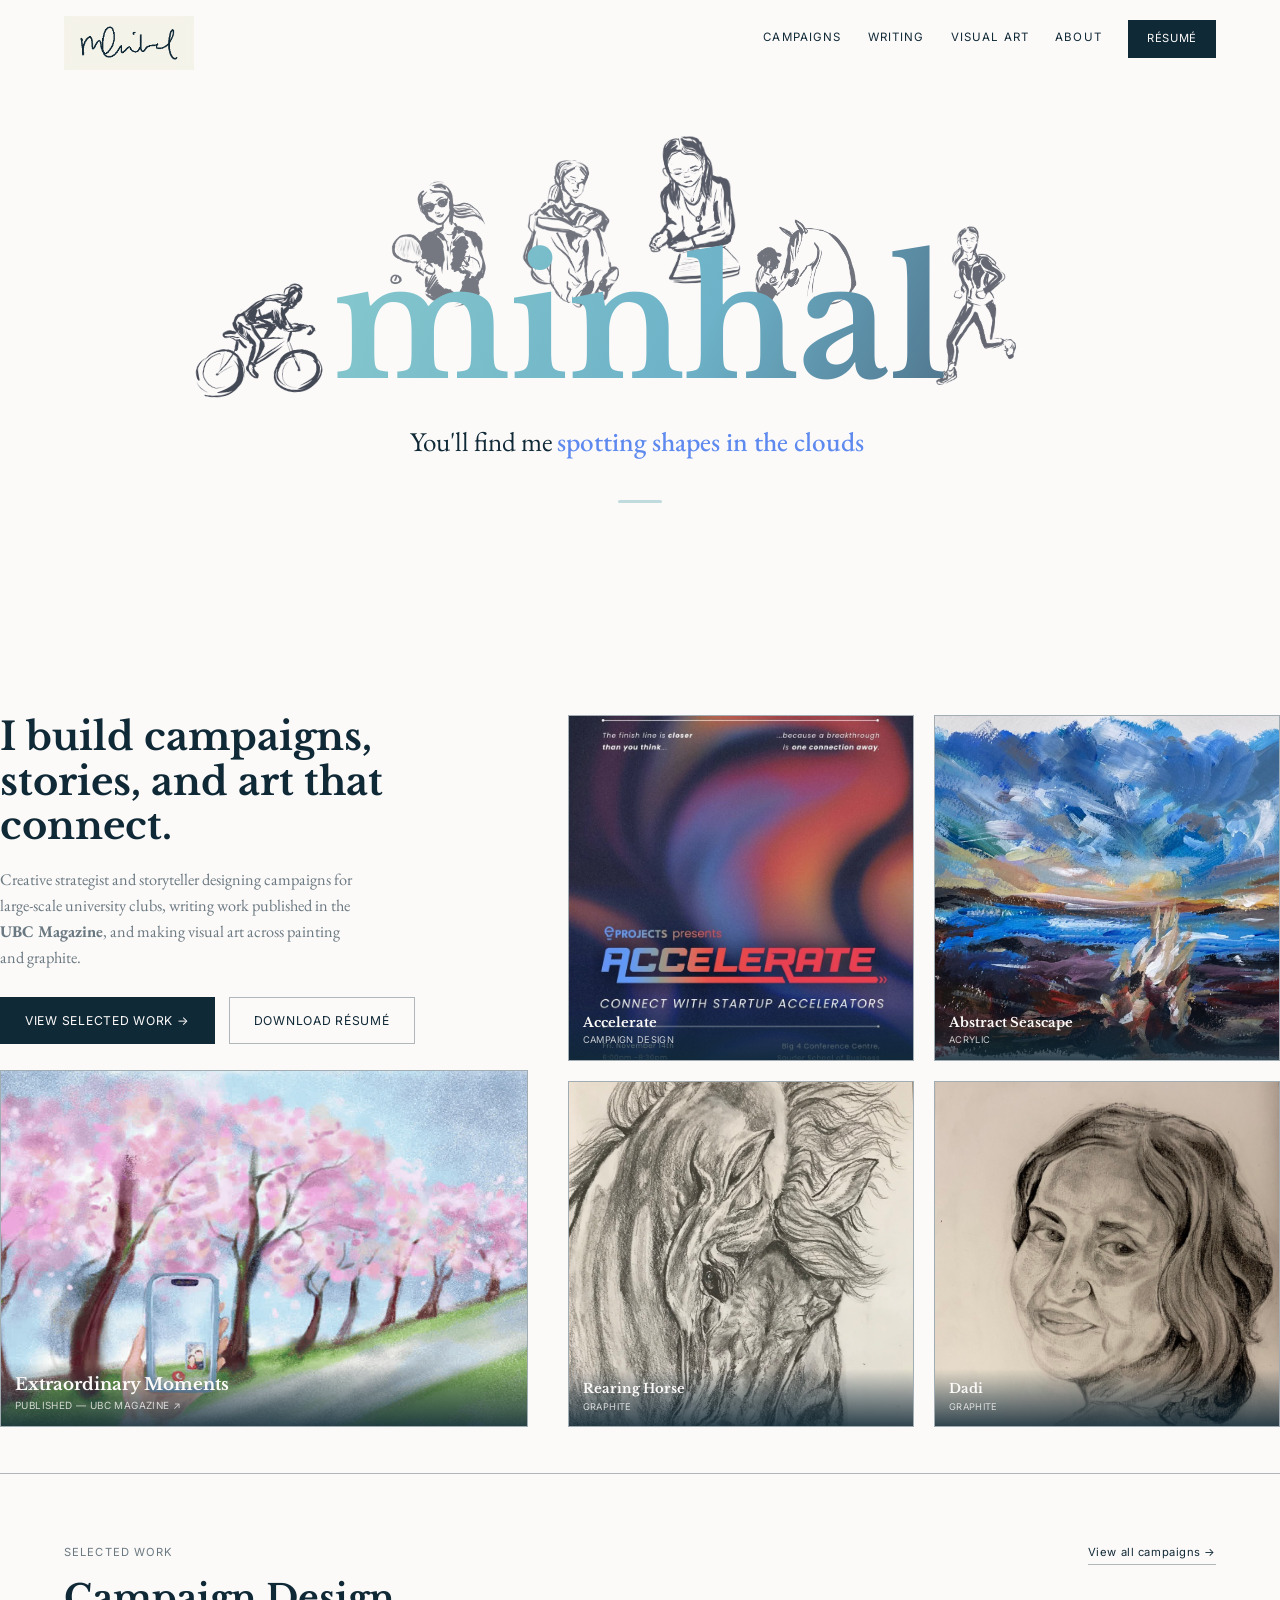
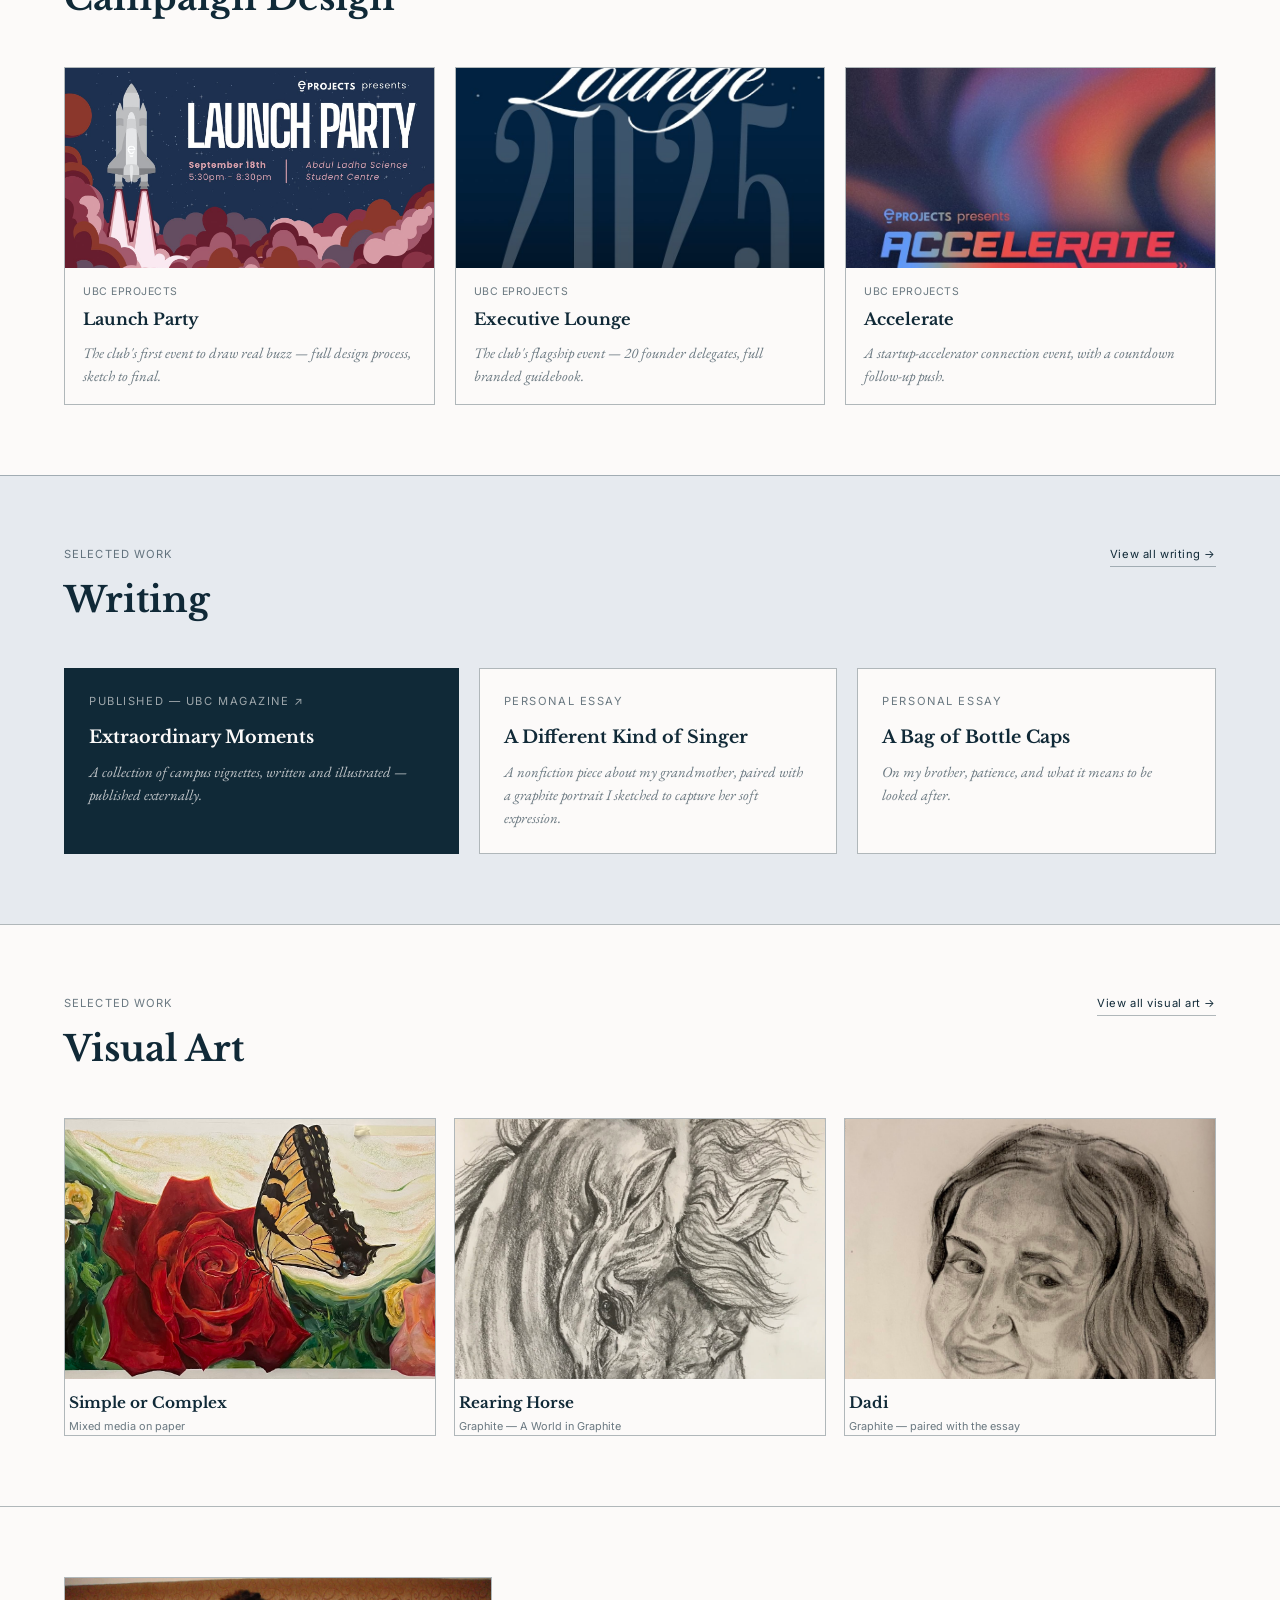
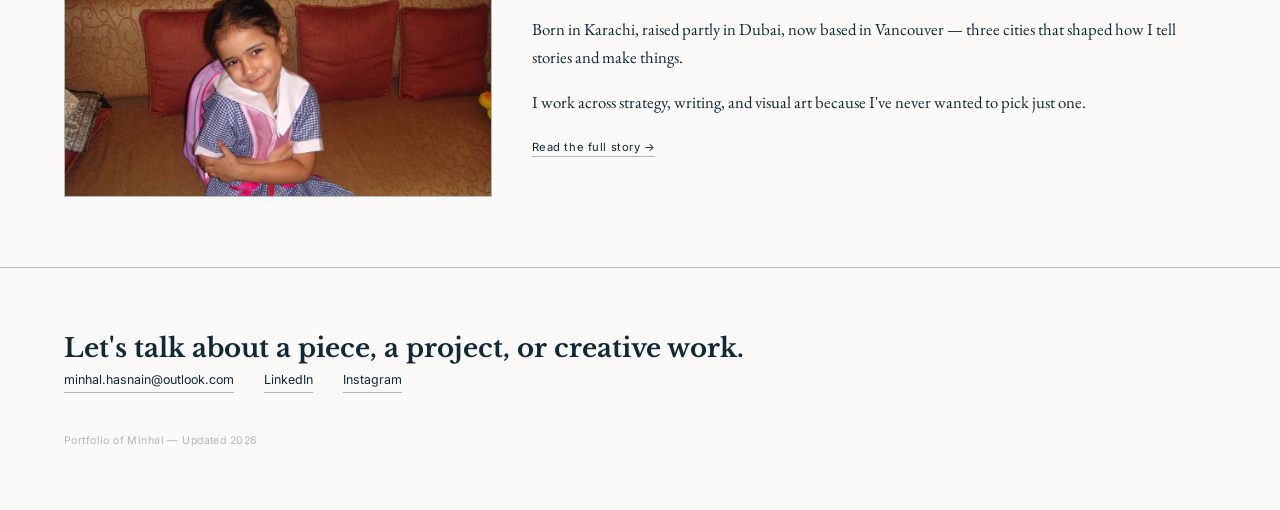
<file: index.html>
<!DOCTYPE html>
<html lang="en">
<head>
<meta charset="UTF-8">
<meta name="viewport" content="width=device-width, initial-scale=1.0">
<title>Minhal — Portfolio</title>
<link rel="stylesheet" href="style.css">

<!--
  ============================================================
  HOW TO EDIT THIS FILE
  ============================================================
  Shared colors, fonts, and nav live in style.css. This file is
  the homepage: hero + curated teasers of Work, Writing, and
  Visual Art, each linking to their full page.

  RÉSUMÉ — the "#" links next to "Résumé" need a real file.
  Add resume.pdf to this folder and change href="#" to
  href="resume.pdf" everywhere it appears (nav + hero + footer).
  ============================================================
-->

<style>
  /* ---------- HERO ---------- */
  .hero { padding: 40px 0 46px; }
  .hero-grid { display: grid; grid-template-columns: 1fr 1.35fr; gap: 40px; }
  .hero-statement {
    font-size: clamp(1.7rem, 3vw, 2.7rem);
    font-weight: 700;
    line-height: 1.16;
    max-width: 15ch;
    margin-bottom: 18px;
  }
  .hero-sub {
    font-family: 'EB Garamond', serif;
    font-size: 1.02rem;
    color: var(--navy-soft);
    max-width: 44ch;
    margin-bottom: 26px;
  }
  .hero-sub strong { color: var(--navy); font-weight: 600; }
  .hero-ctas { display: flex; gap: 14px; flex-wrap: wrap; }
  .btn-primary {
    font-family: 'Inter', sans-serif; font-size: 0.76rem; letter-spacing: 0.06em; text-transform: uppercase;
    background: var(--navy); color: var(--cream); padding: 13px 24px; border: 1px solid var(--navy);
  }
  .btn-secondary {
    font-family: 'Inter', sans-serif; font-size: 0.76rem; letter-spacing: 0.06em; text-transform: uppercase;
    padding: 13px 24px; border: 1px solid var(--navy-faint);
  }

  /* ---------- HERO VISUALS — text + one large image left, 2x2 grid right ---------- */
  .hero-left { display: flex; flex-direction: column; gap: 26px; }
  .hero-right {
    display: grid;
    grid-template-columns: 1fr 1fr;
    gap: 20px;
    align-content: start;
  }
  .hero-right .hero-tile { aspect-ratio: 1; }
  .hero-tile {
    position: relative; display: block; overflow: hidden;
    border: 1px solid var(--navy-faint); background: var(--grey);
  }
  .hero-left .hero-tile { flex: 1; min-height: 280px; }
  .hero-tile img, .hero-tile video {
    width: 100%; height: 100%; object-fit: cover; display: block;
    transition: transform 0.5s ease;
  }
  .hero-tile:hover img, .hero-tile:hover video { transform: scale(1.035); }
  .hero-tile .cap {
    position: absolute; left: 0; right: 0; bottom: 0;
    padding: 12px 14px;
    background: linear-gradient(to top, rgba(16,41,55,0.85) 0%, rgba(16,41,55,0.4) 55%, transparent 100%);
  }
  .hero-tile .cap .t { font-family: 'Libre Baskerville', serif; font-weight: 700; color: var(--cream); font-size: 0.82rem; line-height: 1.2; }
  .hero-tile .cap .m { font-family: 'Inter', sans-serif; font-size: 0.58rem; letter-spacing: 0.04em; text-transform: uppercase; color: rgba(252,250,249,0.78); margin-top: 3px; }
  .hero-left .hero-tile .cap .t { font-size: 1.05rem; }
  .hero-left .hero-tile .cap .m { font-size: 0.62rem; }

  @media (max-width: 1080px) {
    .hero-grid { grid-template-columns: 1fr; }
    .hero-left .hero-tile { min-height: 320px; }
  }

  /* ---------- SECTIONS ---------- */
  section { padding: 70px 0; border-top: 1px solid var(--navy-faint); }
  .section-head { display: flex; justify-content: space-between; align-items: baseline; margin-bottom: 40px; flex-wrap: wrap; gap: 10px; }
  .section-eyebrow { font-family: 'Inter', sans-serif; font-size: 0.7rem; letter-spacing: 0.1em; text-transform: uppercase; color: var(--navy-soft); margin-bottom: 8px; }
  .section-head h2 { font-size: clamp(1.6rem, 3vw, 2.2rem); font-weight: 700; }
  .view-all { font-family: 'Inter', sans-serif; font-size: 0.7rem; letter-spacing: 0.05em; border-bottom: 1px solid var(--navy-faint); padding-bottom: 2px; }

  /* ---------- CAMPAIGNS TEASER ---------- */
  .campaign-grid { display: grid; grid-template-columns: repeat(3, 1fr); gap: 20px; }
  .campaign-card { border: 1px solid var(--navy-faint); display: block; transition: opacity 0.25s ease; }
  .campaign-card:hover { opacity: 0.85; }
  .campaign-img { height: 200px; overflow: hidden; background: var(--grey); }
  .campaign-img img { width: 100%; height: 100%; object-fit: cover; }
  .campaign-body { padding: 16px 18px; }
  .campaign-body .org { font-family: 'Inter', sans-serif; font-size: 0.66rem; letter-spacing: 0.05em; text-transform: uppercase; color: var(--navy-soft); margin-bottom: 6px; }
  .campaign-body .title { font-family: 'Libre Baskerville', serif; font-size: 1.02rem; font-weight: 700; margin-bottom: 8px; }
  .campaign-body .impact { font-family: 'EB Garamond', serif; font-style: italic; font-size: 0.92rem; color: var(--navy-soft); }

  /* ---------- WRITING TEASER ---------- */
  .writing-section { background: var(--grey); }
  .writing-grid { display: grid; grid-template-columns: 1.1fr 1fr 1fr; gap: 20px; }
  .writing-card { border: 1px solid var(--navy-faint); padding: 24px; display: block; background: var(--cream); transition: transform 0.25s ease, box-shadow 0.25s ease; }
  .writing-card:hover { transform: translateY(-3px); box-shadow: 0 12px 26px rgba(16,41,55,0.1); }
  .writing-card.featured { background: var(--navy); color: var(--cream); }
  .writing-card .genre { margin-bottom: 12px; }
  .writing-card.featured .genre { color: rgba(252,250,249,0.6); }
  .writing-card h3 { font-family: 'Libre Baskerville', serif; font-size: 1.1rem; font-weight: 700; margin-bottom: 10px; }
  .writing-card p { font-family: 'EB Garamond', serif; font-style: italic; font-size: 0.92rem; color: var(--navy-soft); line-height: 1.55; }
  .writing-card.featured p { color: rgba(252,250,249,0.75); }

  /* ---------- ART TEASER ---------- */
  .art-grid { display: grid; grid-template-columns: repeat(3, 1fr); gap: 18px; }
  .art-card { border: 1px solid var(--navy-faint); display: block; transition: opacity 0.25s ease; }
  .art-card:hover { opacity: 0.85; }
  .art-img { height: 260px; overflow: hidden; }
  .art-img img { width: 100%; height: 100%; object-fit: cover; }
  .art-caption { padding: 12px 4px 0; }
  .art-caption .t { font-family:'Libre Baskerville', serif; font-size: 0.95rem; font-weight: 700; }
  .art-caption .m { font-family:'Inter', sans-serif; font-size: 0.68rem; color: var(--navy-soft); margin-top: 3px; }

  /* ---------- ABOUT STRIP ---------- */
  .about-strip { display: grid; grid-template-columns: 1fr 1.6fr; gap: 40px; align-items: center; }
  .about-strip img { width: 100%; height: 220px; object-fit: cover; border: 1px solid var(--navy-faint); object-position: center 15%; }
  .about-strip p { font-family: 'EB Garamond', serif; font-size: 1.05rem; line-height: 1.7; margin-bottom: 16px; }

  @media (max-width: 860px) {
    .campaign-grid, .art-grid { grid-template-columns: 1fr; }
    .writing-grid { grid-template-columns: 1fr; }
    .about-strip { grid-template-columns: 1fr; }
  }
</style>
</head>
<body>

<a class="mark" href="index.html"><img src="images/signature.png" alt="Minhal — signature"></a>
<nav class="nav-desktop">
  <a class="nav-link" href="work.html">Campaigns</a>
  <a class="nav-link" href="writing.html">Writing</a>
  <a class="nav-link" href="art.html">Visual Art</a>
  <a class="nav-link" href="about.html">About</a>
  <a class="btn-resume" href="#">Résumé</a>
</nav>
<div class="nav-mobile-toggle" id="hamburger"><span></span></div>
<div class="mobile-menu" id="mobileMenu">
  <a class="mobile-link" href="work.html">Campaigns</a>
  <a class="mobile-link" href="writing.html">Writing</a>
  <a class="mobile-link" href="art.html">Visual Art</a>
  <a class="mobile-link" href="about.html">About</a>
  <a class="btn-resume" href="#">Résumé</a>
</div>

<!-- ============================================================
     NAME MARK — a compact, elegant impression before the hero.
     Same animated-gradient treatment as the About page name, in
     lowercase Libre Baskerville, sized down so it doesn't compete
     with the hero below. Underneath, a tagline whose last phrase
     rolls over on a timer like a scoreboard/odometer flip — new
     phrase drops in from above while the old one drops out below,
     rather than a plain crossfade.
     ============================================================ -->
<style>
  .namemark {
    position: relative;
    min-height: 75vh;
    box-sizing: border-box;
    padding: 110px 0 40px;
    display: flex;
    flex-direction: column;
    justify-content: center;
    align-items: center;
    text-align: center;
    overflow: hidden;
  }
  .namemark-name {
    position: relative;
    z-index: 2;
    font-family: 'Libre Baskerville', serif;
    font-weight: 700;
    font-size: clamp(4.5rem, 13.5vw, 10rem);
    line-height: 1;
    text-transform: lowercase;
    background: linear-gradient(115deg, #86c8cd 0%, #6db2c8 20%, #415771 40%, #5e72eb 60%, #FE7F9C 80%, #86c8cd 100%);
    background-size: 300% 300%;
    -webkit-background-clip: text;
    background-clip: text;
    color: transparent;
    animation: namemarkGradientFlow 9s ease infinite;
    display: inline-block;
  }
  @keyframes namemarkGradientFlow {
    0%   { background-position: 0% 50%; }
    50%  { background-position: 100% 50%; }
    100% { background-position: 0% 50%; }
  }

  /* SKETCHES — positioned relative to the WORD itself (via
     .namemark-word-wrap below), not the whole section. That
     means left:0%/100% always equals the word's own left/right
     edge, and bottom:0% always equals its baseline — so "don't
     go below the baseline" is just bottom >= 0, guaranteed at
     any screen size, rather than an approximation. All six sit
     behind the gradient name (z-index below it) and are sized
     small enough to gather closely around the word without
     reaching the top of the section. */
  .namemark-word-wrap {
    position: relative;
    display: inline-block;
  }
  .namemark-sketches {
    position: absolute;
    inset: 0;
    z-index: 1;
    pointer-events: none;
  }
  .namemark-sketches img { position: absolute; height: auto; display: block; }

  /* thinner-line sketches get more opacity to stay visible;
     heavy-fill sketches get less so they don't dominate */
  .sk-cyclist    { left: -24%; bottom: 0%;  width: 24%; max-width: 140px; transform: rotate(-6deg); opacity: 0.75; }
  .sk-tennis     { left: 8%;   bottom: 55%; width: 18%; max-width: 110px; transform: rotate(-4deg); opacity: 0.55; }
  .sk-seated     { left: 30%;  bottom: 55%; width: 18%; max-width: 115px; transform: rotate(3deg);  opacity: 0.57; }
  .sk-reader     { left: 50%;  bottom: 70%; width: 17%; max-width: 108px; transform: rotate(-3deg); opacity: 0.67; }
  .sk-horsegroom { left: 68%;  bottom: 58%; width: 18%; max-width: 155px; transform: rotate(2deg);  opacity: 0.57; }
  .sk-runner     { left: 98%;  bottom: 5%;  width: 16%; max-width: 90px;  transform: rotate(4deg);  opacity: 0.61; }

  @media (max-width: 860px) {
    .sk-cyclist    { max-width: 88px; }
    .sk-tennis     { max-width: 69px; }
    .sk-seated     { max-width: 72px; }
    .sk-reader     { max-width: 68px; }
    .sk-horsegroom { max-width: 97px; }
    .sk-runner     { max-width: 56px; }
  }

  .namemark-tagline-row {
    margin-top: 18px;
    display: flex;
    justify-content: center;
    align-items: center;
    gap: 0.16em;
    flex-wrap: wrap;
    font-family: 'EB Garamond', serif;
    font-weight: 400;
    font-style: normal;
    font-size: clamp(1.1rem, 2.4vw, 1.7rem);
    color: var(--navy);
  }
  .namemark-cyclewrap {
    position: relative;
    display: inline-block;
    height: 1.6em;
    overflow: hidden;
    vertical-align: middle;
    transition: width 0.45s cubic-bezier(0.34, 1.2, 0.4, 1);
  }
  .namemark-cyclewrap span {
    position: absolute;
    left: 0;
    top: 0;
    line-height: 1.6em;
    white-space: nowrap;
    color: var(--vivid-blue);
    font-weight: 500;
    opacity: 0;
    transform: translateY(-120%);
    transition: transform 0.55s cubic-bezier(0.34, 1.45, 0.5, 1), opacity 0.4s ease;
  }
  .namemark-cyclewrap span.active {
    opacity: 1;
    transform: translateY(0);
  }
  .namemark-cyclewrap span.leaving {
    opacity: 0;
    transform: translateY(120%);
    transition: transform 0.4s cubic-bezier(0.5, 0, 0.75, 0), opacity 0.3s ease;
  }
  .namemark-cyclewrap span.reset {
    transition: none !important;
    transform: translateY(-120%);
    opacity: 0;
  }

  .namemark-divider {
    width: 44px;
    height: 3px;
    background: var(--teal);
    margin: 36px auto 0;
    border-radius: 2px;
  }

  @media (prefers-reduced-motion: reduce) {
    .namemark-name { animation: none; background-position: 30% 50%; }
    .namemark-cyclewrap { transition: none; }
    .namemark-cyclewrap span { transition: opacity 0.4s ease; transform: none !important; }
  }

  @media (max-width: 860px) {
    .namemark { min-height: 68vh; padding: 100px 0 30px; }
    .namemark-name { font-size: clamp(2.8rem, 15vw, 6rem); }
    .namemark-divider { margin-top: 28px; }
  }
</style>

<div class="wrap namemark">
  <div class="namemark-word-wrap">
    <div class="namemark-sketches">
      <img class="sk-cyclist" src="images/sketches/sketch-cyclist.png" alt="Ink sketch, cyclist">
      <img class="sk-horsegroom" src="images/sketches/sketch-horse-groom.png" alt="Ink sketch, horse and groom">
      <img class="sk-tennis" src="images/sketches/sketch-tennis.png" alt="Ink sketch, tennis player">
      <img class="sk-reader" src="images/sketches/sketch-reader.png" alt="Ink sketch, girl reading">
      <img class="sk-runner" src="images/sketches/sketch-runner.png" alt="Ink sketch, runner">
      <img class="sk-seated" src="images/sketches/sketch-seated.png" alt="Ink sketch, seated figure">
    </div>
    <div class="namemark-name">minhal</div>
  </div>
  <div class="namemark-tagline-row">
    <span>You'll find me</span>
    <span class="namemark-cyclewrap" id="namemarkCycle">
      <span class="active">spotting shapes in the clouds</span>
      <span>talking about clever campaigns</span>
      <span>planning our next game night</span>
      <span>singing when nobody's home</span>
    </span>
  </div>
  <div class="namemark-divider"></div>
</div>
<script>
  (function () {
    var wrap = document.getElementById('namemarkCycle');
    var spans = Array.prototype.slice.call(wrap.children);
    var idx = 0;

    function sizeTo(span) {
      wrap.style.width = span.scrollWidth + 'px';
    }
    sizeTo(spans[idx]); /* set initial width to match the first phrase */

    setInterval(function () {
      var current = spans[idx];
      current.classList.remove('active');
      current.classList.add('leaving');
      var nextIdx = (idx + 1) % spans.length;
      var next = spans[nextIdx];
      next.classList.add('reset');
      void next.offsetWidth; /* force reflow so the reset position applies before animating in */
      next.classList.remove('reset');
      next.classList.add('active');
      sizeTo(next); /* container width now tracks only the active phrase, so the gap after "You'll find me" stays constant */
      (function (el) {
        setTimeout(function () { el.classList.remove('leaving'); }, 450);
      })(current);
      idx = nextIdx;
    }, 4000);
  })();
</script>

<!-- HERO — text stacked above one large image on the left, 2x2 grid of 4 images on the right -->
<div class="wrap hero">
  <div class="hero-grid">
    <div class="hero-left">
      <div class="hero-text">
        <h1 class="hero-statement display">I build campaigns, stories, and art that connect.</h1>
        <p class="hero-sub">Creative strategist and storyteller designing campaigns for large-scale university clubs, writing work published in the <b>UBC Magazine</b>, and making visual art across painting and graphite.</p>
        <div class="hero-ctas">
          <a class="btn-primary" href="work.html">View Selected Work →</a>
          <a class="btn-secondary" href="#">Download Résumé</a>
        </div>
      </div>

      <a class="hero-tile" href="https://magazine.alumni.ubc.ca/2026/campus/extraordinary-moments-ubc-vignettes-ill-never-forget" target="_blank" rel="noopener">
        <video autoplay muted loop playsinline poster="images/extraordinary-moments-poster.jpg">
          <source src="images/extraordinary-moments.mp4" type="video/mp4">
        </video>
        <div class="cap">
          <div class="t">Extraordinary Moments</div>
          <div class="m">Published — UBC Magazine ↗</div>
        </div>
      </a>
    </div>

    <!-- 2x2 grid of 4 pieces -->
    <div class="hero-right">
      <a class="hero-tile" href="work.html#accelerate">
        <img src="images/eprojects-campaigns/accelerate-poster.jpg" alt="Accelerate campaign poster">
        <div class="cap">
          <div class="t">Accelerate</div>
          <div class="m">Campaign Design</div>
        </div>
      </a>
      <a class="hero-tile" href="art.html">
        <img src="images/landscapes/abstract-seascape.jpg" alt="Abstract ocean painting">
        <div class="cap">
          <div class="t">Abstract Seascape</div>
          <div class="m">Acrylic</div>
        </div>
      </a>
      <a class="hero-tile" href="graphite.html">
        <img src="images/rearing-horse.jpg" alt="Rearing Horse graphite drawing" style="object-position:center 20%;">
        <div class="cap">
          <div class="t">Rearing Horse</div>
          <div class="m">Graphite</div>
        </div>
      </a>
      <a class="hero-tile" href="essay-dadi.html">
        <img src="images/dadi-portrait.jpg" alt="Graphite portrait of Dadi" style="object-position:center 15%;">
        <div class="cap">
          <div class="t">Dadi</div>
          <div class="m">Graphite</div>
        </div>
      </a>
    </div>
  </div>
</div>

<!-- CAMPAIGNS — leads, most relevant to strategist/coordinator roles -->
<section id="campaigns">
  <div class="wrap">
    <div class="section-head">
      <div>
        <div class="section-eyebrow">Selected Work</div>
        <h2 class="display">Campaign Design</h2>
      </div>
      <a class="view-all" href="work.html">View all campaigns →</a>
    </div>
    <div class="campaign-grid">
      <a class="campaign-card" href="work.html#launch-party">
        <div class="campaign-img"><img src="images/eprojects-campaigns/launch-party-final-wide.jpg" alt="Launch Party campaign poster"></div>
        <div class="campaign-body">
          <div class="org">UBC eProjects</div>
          <div class="title">Launch Party</div>
          <div class="impact">The club's first event to draw real buzz — full design process, sketch to final.</div>
        </div>
      </a>
      <a class="campaign-card" href="work.html#executive-lounge">
        <div class="campaign-img"><img src="images/eprojects-campaigns/exec-lounge-cover.jpg" alt="Executive Lounge guidebook cover"></div>
        <div class="campaign-body">
          <div class="org">UBC eProjects</div>
          <div class="title">Executive Lounge</div>
          <div class="impact">The club's flagship event — 20 founder delegates, full branded guidebook.</div>
        </div>
      </a>
      <a class="campaign-card" href="work.html#accelerate">
        <div class="campaign-img"><img src="images/eprojects-campaigns/accelerate-poster.jpg" alt="Accelerate campaign poster"></div>
        <div class="campaign-body">
          <div class="org">UBC eProjects</div>
          <div class="title">Accelerate</div>
          <div class="impact">A startup-accelerator connection event, with a countdown follow-up push.</div>
        </div>
      </a>
    </div>
  </div>
</section>

<!-- WRITING TEASER -->
<section class="writing-section">
  <div class="wrap">
    <div class="section-head">
      <div>
        <div class="section-eyebrow">Selected Work</div>
        <h2 class="display">Writing</h2>
      </div>
      <a class="view-all" href="writing.html">View all writing →</a>
    </div>
    <div class="writing-grid">
      <a class="writing-card featured" href="https://magazine.alumni.ubc.ca/2026/campus/extraordinary-moments-ubc-vignettes-ill-never-forget" target="_blank" rel="noopener">
        <div class="genre label">Published — UBC Magazine ↗</div>
        <h3>Extraordinary Moments</h3>
        <p>A collection of campus vignettes, written and illustrated — published externally.</p>
      </a>
      <a class="writing-card" href="essay-dadi.html">
        <div class="genre label">Personal Essay</div>
        <h3>A Different Kind of Singer</h3>
        <p>A nonfiction piece about my grandmother, paired with a graphite portrait I sketched to capture her soft expression.</p>
      </a>
      <a class="writing-card" href="essay-bottle-caps.html">
        <div class="genre label">Personal Essay</div>
        <h3>A Bag of Bottle Caps</h3>
        <p>On my brother, patience, and what it means to be looked after.</p>
      </a>
    </div>
  </div>
</section>

<!-- VISUAL ART TEASER -->
<section id="visual-art">
  <div class="wrap">
    <div class="section-head">
      <div>
        <div class="section-eyebrow">Selected Work</div>
        <h2 class="display">Visual Art</h2>
      </div>
      <a class="view-all" href="art.html">View all visual art →</a>
    </div>
    <div class="art-grid">
      <a class="art-card" href="simple-or-complex.html">
        <div class="art-img"><img src="images/simple-or-complex.jpeg" alt="Simple or Complex painting"></div>
        <div class="art-caption"><div class="t">Simple or Complex</div><div class="m">Mixed media on paper</div></div>
      </a>
      <a class="art-card" href="graphite.html">
        <div class="art-img"><img src="images/rearing-horse.jpg" alt="Rearing Horse graphite drawing" style="object-position:center 20%;"></div>
        <div class="art-caption"><div class="t">Rearing Horse</div><div class="m">Graphite — A World in Graphite</div></div>
      </a>
      <a class="art-card" href="essay-dadi.html">
        <div class="art-img"><img src="images/dadi-portrait.jpg" alt="Dadi portrait drawing" style="object-position:center 15%;"></div>
        <div class="art-caption"><div class="t">Dadi</div><div class="m">Graphite — paired with the essay</div></div>
      </a>
    </div>
  </div>
</section>

<!-- ABOUT STRIP -->
<section id="about-teaser">
  <div class="wrap about-strip">
    <img src="images/going-to-sckl.jpg" alt="Minhal as a child, backpack on, ready for her first day of school" style="object-position:center 20%;">
    <div>
      <p>Born in Karachi, raised partly in Dubai, now based in Vancouver — three cities that shaped how I tell stories and make things.</p>
      <p>I work across strategy, writing, and visual art because I've never wanted to pick just one.</p>
      <a class="view-all" href="about.html">Read the full story →</a>
    </div>
  </div>
</section>

<footer id="contact">
  <div class="wrap">
    <h2 class="display">Let's talk about a piece, a project, or creative work.</h2>
        <div class="contact-row">
      <a href="mailto:minhal.hasnain@outlook.com">minhal.hasnain@outlook.com</a>
      <a href="https://www.linkedin.com/in/minhal-hasnain-a8464b2b0/" target="_blank" rel="noopener">LinkedIn</a>
      <a href="https://www.instagram.com/spilling.ink.mh/" target="_blank" rel="noopener">Instagram</a>
    </div>
    <div class="fine-print">Portfolio of Minhal — Updated 2026</div>
  </div>
</footer>

<script>
  const hamburger = document.getElementById('hamburger');
  const mobileMenu = document.getElementById('mobileMenu');
  hamburger.addEventListener('click', () => { hamburger.classList.toggle('open'); mobileMenu.classList.toggle('open'); });
  document.querySelectorAll('.mobile-menu a').forEach(a => {
    a.addEventListener('click', () => { hamburger.classList.remove('open'); mobileMenu.classList.remove('open'); });
  });
</script>

</body>
</html>
</file>
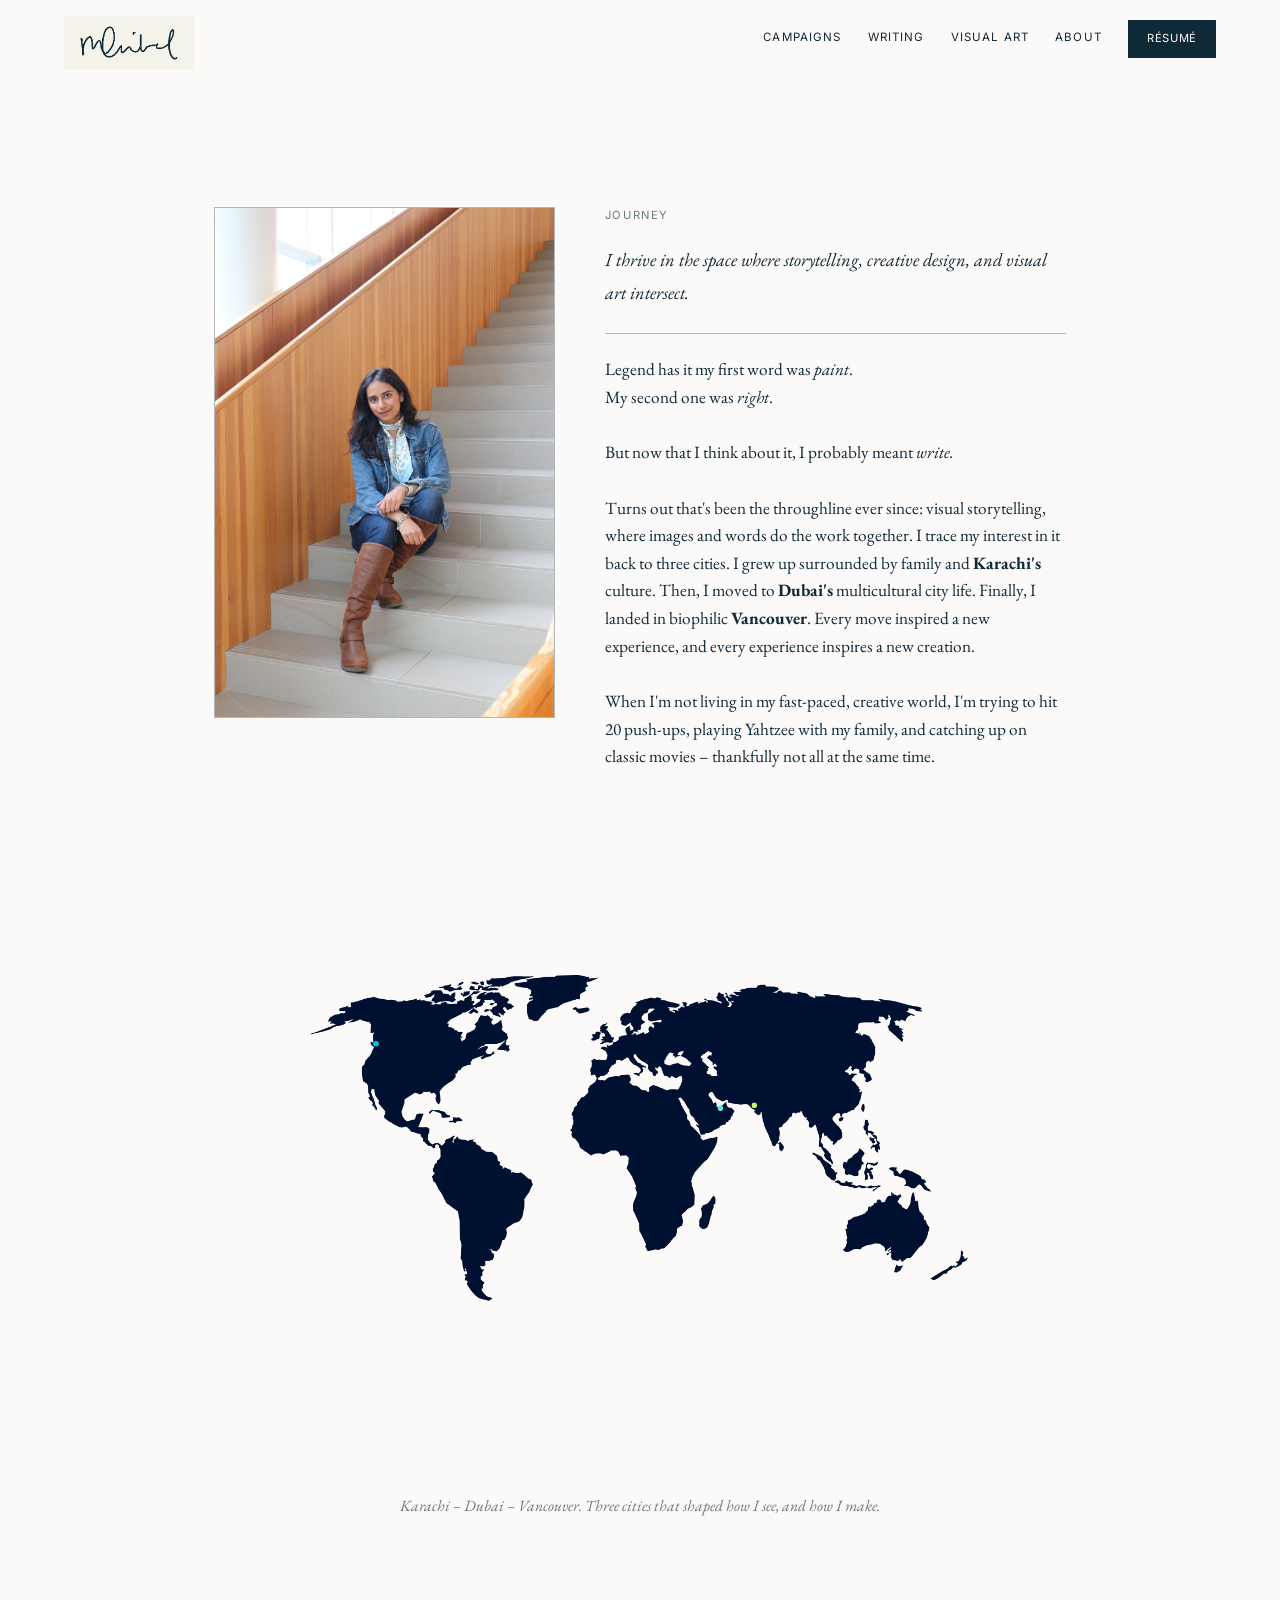
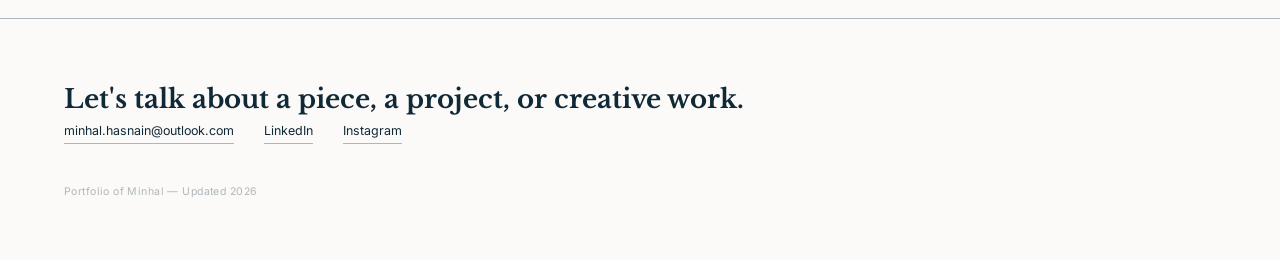
<file: about.html>
<!DOCTYPE html>
<html lang="en">
<head>
<meta charset="UTF-8">
<meta name="viewport" content="width=device-width, initial-scale=1.0">
<title>About — Minhal</title>
<link rel="stylesheet" href="style.css">

<!--
  ============================================================
  HOW TO EDIT THIS FILE
  ============================================================
  Page order, top to bottom: cycling headline -> bio (headshot +
  blurb) -> map. The headline is the three phrases in .about-cycle
  — add, remove, or reorder <span> entries (each with its own
  color class: c-storyteller / c-designer / c-artist) and the
  rotation adjusts automatically. It "falls into place" the same
  way the landing page tagline does. Timing is set in the second
  <script> block near the bottom (currently 2.5s per phrase).

  Bio paragraphs are plain text further down — replace directly.
  ============================================================
-->

<style>
  .about-hero {
    display: flex; flex-direction: column; align-items: center; justify-content: center;
    text-align: center;
    padding: 90px 24px 10px;
  }

  .about-cycle {
    position: relative;
    height: 1.35em;
    overflow: hidden;
    font-family: 'EB Garamond', serif;
    font-weight: 400;
    font-style: normal;
    font-size: clamp(2.4rem, 6vw, 4.5rem);
  }
  .about-cycle span {
    position: absolute;
    left: 50%;
    top: 0;
    line-height: 1.35em;
    white-space: nowrap;
    opacity: 0;
    transform: translateX(-50%) translateY(-120%);
    transition: transform 0.55s cubic-bezier(0.34, 1.45, 0.5, 1), opacity 0.4s ease;
  }
  .about-cycle span.active {
    opacity: 1;
    transform: translateX(-50%) translateY(0);
  }
  .about-cycle span.leaving {
    opacity: 0;
    transform: translateX(-50%) translateY(120%);
    transition: transform 0.4s cubic-bezier(0.5, 0, 0.75, 0), opacity 0.3s ease;
  }
  .about-cycle span.reset {
    transition: none !important;
    transform: translateX(-50%) translateY(-120%);
    opacity: 0;
  }
  .about-cycle .c-storyteller { color: var(--teal); }
  .about-cycle .c-designer { color: #5e72eb; }
  .about-cycle .c-artist { color: #FE7F9C; }

  .about-bio {
    max-width: 900px;
    margin: 10px auto 0;
    padding: 0 24px;
    text-align: left;
    display: grid;
    grid-template-columns: 0.85fr 1.15fr;
    gap: 50px;
    align-items: start;
  }
  .about-headshot img {
    width: 100%;
    display: block;
    border: 1px solid var(--navy-faint);
  }
  .about-bio-text p {
    font-family: 'EB Garamond', serif;
    font-size: 1.15rem;
    line-height: 1.8;
    margin-bottom: 22px;
  }
  .about-bio-text .label { margin-bottom: 18px; display: block; }
  .bio-statement {
    font-family: 'Libre Baskerville', serif;
    font-style: italic;
    font-size: clamp(1.2rem, 2vw, 1.5rem);
    line-height: 1.4;
    color: var(--navy);
    margin-bottom: 30px;
    padding-bottom: 24px;
    border-bottom: 1px solid var(--navy-faint);
  }

  .about-map-section {
    max-width: 900px;
    margin: 50px auto 0;
    padding: 0 24px 100px;
    text-align: center;
  }
  .map-wrap {
    max-width: 660px;
    margin: 0 auto;
  }
  .map-wrap img { width: 100%; height: auto; display: block; }
  .map-caption {
    margin-top: 12px;
    text-align: center;
    font-family: 'EB Garamond', serif;
    font-style: italic;
    font-size: 0.98rem;
    color: var(--navy-soft);
  }

  @media (max-width: 700px) {
    .about-bio { grid-template-columns: 1fr; }
    .about-headshot { max-width: 260px; margin: 0 auto; }
  }

  @media (prefers-reduced-motion: reduce) {
    .about-cycle span { transition: opacity 0.4s ease; transform: translateX(-50%) !important; }
  }
</style>
</head>
<body>

<a class="mark" href="index.html"><img src="images/signature.png" alt="Minhal signature"></a>
<nav class="nav-desktop">
  <a class="nav-link" href="work.html">Campaigns</a>
  <a class="nav-link" href="writing.html">Writing</a>
  <a class="nav-link" href="art.html">Visual Art</a>
  <a class="nav-link" href="about.html">About</a>
  <a class="btn-resume" href="#">Résumé</a>
</nav>
<div class="nav-mobile-toggle" id="hamburger"><span></span></div>
<div class="mobile-menu" id="mobileMenu">
  <a class="mobile-link" href="work.html">Campaigns</a>
  <a class="mobile-link" href="writing.html">Writing</a>
  <a class="mobile-link" href="art.html">Visual Art</a>
  <a class="mobile-link" href="about.html">About</a>
  <a class="btn-resume" href="#">Résumé</a>
</div>

<!-- SECTION: ABOUT HERO — cycling headline only -->
<div class="about-hero">
  <div class="about-cycle" id="aboutCycle">
    <span class="active c-storyteller">Storyteller</span>
    <span class="c-designer">Creative Designer</span>
    <span class="c-artist">Visual Artist</span>
  </div>
</div>

<!-- SECTION: BIO — moved up, right after the headline -->
<div class="about-bio">
  <div class="about-headshot">
    <img src="images/headshot.jpg" alt="Portrait of Minhal">
  </div>
  <div class="about-bio-text">
    <span class="label">Journey</span>
    <p class="bio-statement">I thrive in the space where storytelling, creative design, and visual art intersect.</p>

      Legend has it my first word was <i>paint</i>.<br>
      My second one was <i>right</i>.<br> 
      <br>
      But now that I think about it, I probably meant <i>write.</i><br>
      <br>
      Turns out that's been the throughline ever since: visual storytelling, where images and words do the work together. I trace my interest in it back to three cities. I grew up surrounded by family and <b>Karachi's</b> culture. Then, I moved to <b>Dubai's</b> multicultural city life. Finally, I landed in biophilic <b>Vancouver</b>. Every move inspired a new experience, and every experience inspires a new creation.<br>
      <br>
      When I'm not living in my fast-paced, creative world, I'm trying to hit 20 push-ups, playing Yahtzee with my family, and catching up on classic movies – thankfully not all at the same time.
    </div>
  </div>

<!-- SECTION: MAP — moved down, below the bio -->
<div class="about-map-section">
  <div class="map-wrap">
    <img src="images/world-map.png" alt="World map with pins marking Vancouver, Dubai, and Karachi" style="width: 100%; height: auto;">
  </div>
  <p class="map-caption">Karachi – Dubai – Vancouver. Three cities that shaped how I see, and how I make.</p>
</div>

<footer id="contact">
  <div class="wrap">
    <h2 class="display">Let's talk about a piece, a project, or creative work.</h2>
        <div class="contact-row">
      <a href="mailto:minhal.hasnain@outlook.com">minhal.hasnain@outlook.com</a>
      <a href="https://www.linkedin.com/in/minhal-hasnain-a8464b2b0/" target="_blank" rel="noopener">LinkedIn</a>
      <a href="https://www.instagram.com/spilling.ink.mh/" target="_blank" rel="noopener">Instagram</a>
    </div>
    <div class="fine-print">Portfolio of Minhal — Updated 2026</div>
  </div>
</footer>

<script>
  var hamburger = document.getElementById('hamburger');
  var mobileMenu = document.getElementById('mobileMenu');
  if (hamburger && mobileMenu) {
    hamburger.addEventListener('click', function () {
      hamburger.classList.toggle('open');
      mobileMenu.classList.toggle('open');
    });
    document.querySelectorAll('.mobile-menu a').forEach(function (a) {
      a.addEventListener('click', function () {
        hamburger.classList.remove('open');
        mobileMenu.classList.remove('open');
      });
    });
  }
</script>

<script>
  var aboutCycleWrap = document.getElementById('aboutCycle');
  if (aboutCycleWrap) {
    var spans = Array.prototype.slice.call(aboutCycleWrap.children);
    var idx = 0;
    setInterval(function () {
      var current = spans[idx];
      current.classList.remove('active');
      current.classList.add('leaving');
      var nextIdx = (idx + 1) % spans.length;
      var next = spans[nextIdx];
      next.classList.add('reset');
      void next.offsetWidth;
      next.classList.remove('reset');
      next.classList.add('active');
      (function (el) {
        setTimeout(function () { el.classList.remove('leaving'); }, 450);
      })(current);
      idx = nextIdx;
    }, 2500);
  }
</script>

</body>
</html>
</file>
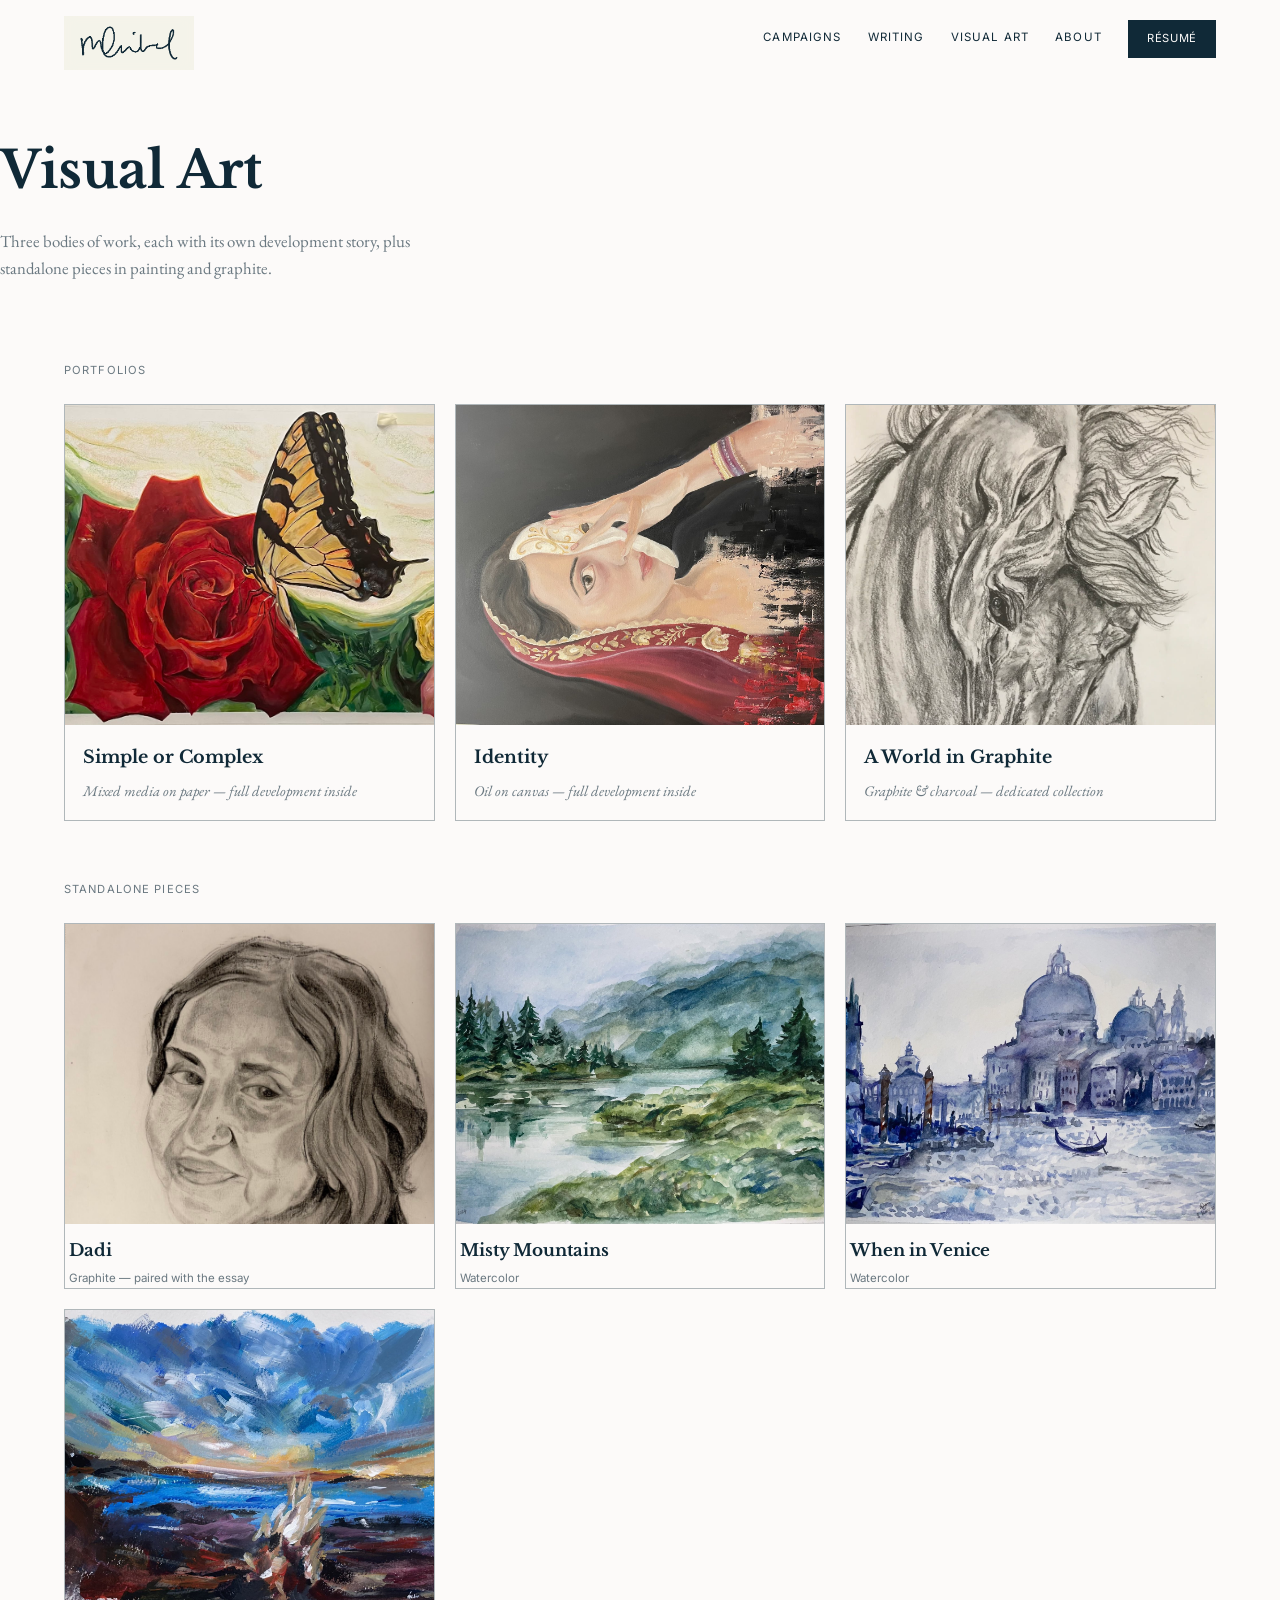
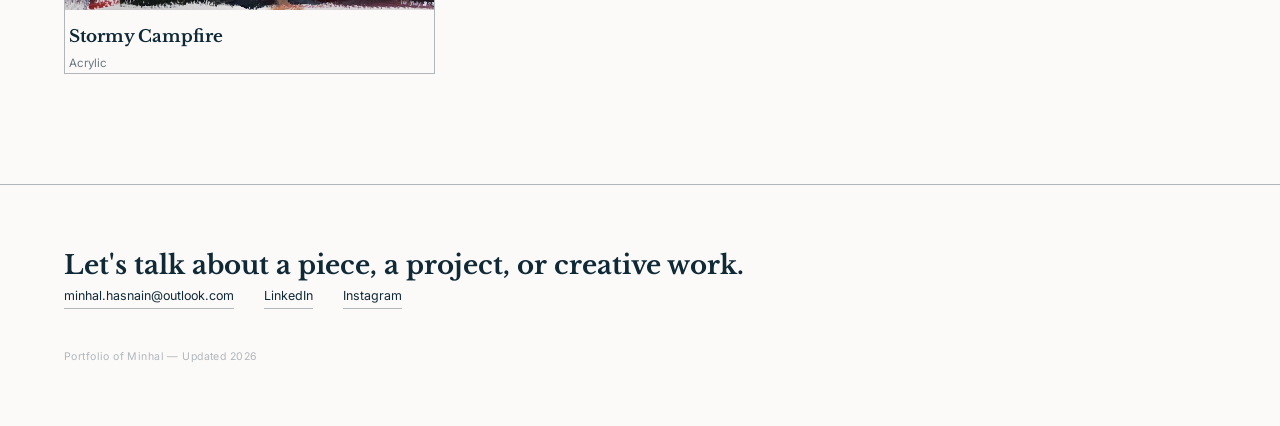
<file: art.html>
<!DOCTYPE html>
<html lang="en">
<head>
<meta charset="UTF-8">
<meta name="viewport" content="width=device-width, initial-scale=1.0">
<title>Visual Art — Minhal</title>
<link rel="stylesheet" href="style.css">

<!--
  HOW TO EDIT: this page is a landing/teaser page — each portfolio
  (Simple or Complex, Identity, A World in Graphite) has its own
  full page with development process. Standalone pieces below
  the portfolio row are individual works not tied to a project.
-->

<style>
  .page-hero { padding: 130px 0 20px; }
  .page-hero h1 { font-size: clamp(2rem, 4.5vw, 3.2rem); font-weight: 700; }
  .page-hero p { font-family: 'EB Garamond', serif; font-size: 1.05rem; color: var(--navy-soft); max-width: 60ch; margin-top: 16px; }

  .section-eyebrow { font-family: 'Inter', sans-serif; font-size: 0.7rem; letter-spacing: 0.1em; text-transform: uppercase; color: var(--navy-soft); margin: 60px 0 24px; }

  .portfolio-grid { display: grid; grid-template-columns: repeat(3, 1fr); gap: 20px; }
  .portfolio-card { border: 1px solid var(--navy-faint); display: block; transition: opacity 0.25s ease; }
  .portfolio-card:hover { opacity: 0.85; }
  .portfolio-img { height: 320px; overflow: hidden; background: var(--grey); }
  .portfolio-img img { width: 100%; height: 100%; object-fit: cover; }
  .portfolio-body { padding: 18px; }
  .portfolio-body .t { font-family: 'Libre Baskerville', serif; font-size: 1.1rem; font-weight: 700; margin-bottom: 8px; }
  .portfolio-body .m { font-family: 'EB Garamond', serif; font-style: italic; font-size: 0.92rem; color: var(--navy-soft); }

  .full-grid { display: grid; grid-template-columns: repeat(3, 1fr); gap: 20px; padding-bottom: 110px; }
  .full-card { border: 1px solid var(--navy-faint); display: block; transition: opacity 0.25s ease; }
  .full-card:hover { opacity: 0.85; }
  .full-img { height: 300px; position: relative; overflow: hidden; }
  .full-img img { width: 100%; height: 100%; object-fit: cover; }
  .full-caption { padding: 14px 4px 0; }
  .full-caption .t { font-family:'Libre Baskerville', serif; font-size: 1.05rem; font-weight: 700; }
  .full-caption .m { font-family:'Inter', sans-serif; font-size: 0.72rem; color: var(--navy-soft); margin-top: 4px; }

  @media (max-width: 860px) { .portfolio-grid, .full-grid { grid-template-columns: 1fr 1fr; } }
  @media (max-width: 480px) { .portfolio-grid, .full-grid { grid-template-columns: 1fr; } }
</style>
</head>
<body>

<a class="mark" href="index.html"><img src="images/signature.png" alt="Minhal — signature"></a>
<nav class="nav-desktop">
  <a class="nav-link" href="work.html">Campaigns</a>
  <a class="nav-link" href="writing.html">Writing</a>
  <a class="nav-link" href="art.html">Visual Art</a>
  <a class="nav-link" href="about.html">About</a>
  <a class="btn-resume" href="#">Résumé</a>
</nav>
<div class="nav-mobile-toggle" id="hamburger"><span></span></div>
<div class="mobile-menu" id="mobileMenu">
  <a class="mobile-link" href="work.html">Campaigns</a>
  <a class="mobile-link" href="writing.html">Writing</a>
  <a class="mobile-link" href="art.html">Visual Art</a>
  <a class="mobile-link" href="about.html">About</a>
  <a class="btn-resume" href="#">Résumé</a>
</div>

<div class="wrap page-hero">
  <h1 class="display">Visual Art</h1>
  <p>Three bodies of work, each with its own development story, plus standalone pieces in painting and graphite.</p>
</div>

<div class="wrap">
  <div class="section-eyebrow">Portfolios</div>
  <div class="portfolio-grid">
    <a class="portfolio-card" href="simple-or-complex.html">
      <div class="portfolio-img"><img src="images/simple-or-complex.jpeg" alt="Simple or Complex — final piece"></div>
      <div class="portfolio-body"><div class="t">Simple or Complex</div><div class="m">Mixed media on paper — full development inside</div></div>
    </a>
    <a class="portfolio-card" href="identity.html">
      <div class="portfolio-img"><img src="images/identity-dev/final-piece-hires.jpg" alt="Identity — final piece"></div>
      <div class="portfolio-body"><div class="t">Identity</div><div class="m">Oil on canvas — full development inside</div></div>
    </a>
    <a class="portfolio-card" href="graphite.html">
      <div class="portfolio-img"><img src="images/rearing-horse.jpg" alt="A World in Graphite" style="object-position:center 20%;"></div>
      <div class="portfolio-body"><div class="t">A World in Graphite</div><div class="m">Graphite &amp; charcoal — dedicated collection</div></div>
    </a>
  </div>

  <div class="section-eyebrow">Standalone Pieces</div>
  <div class="full-grid">
    <a class="full-card" href="essay-dadi.html">
      <div class="full-img"><img src="images/dadi-portrait.jpg" alt="Dadi — graphite portrait" style="object-position:center 15%;"></div>
      <div class="full-caption"><div class="t">Dadi</div><div class="m">Graphite — paired with the essay</div></div>
    </a>
    <a class="full-card" href="images/landscapes/pine-lake-watercolor.jpg" target="_blank">
      <div class="full-img"><img src="images/landscapes/pine-lake-watercolor.jpg" alt="Watercolor of a misty pine forest lake"></div>
      <div class="full-caption"><div class="t">Misty Mountains</div><div class="m">Watercolor</div></div>
    </a>
    <a class="full-card" href="images/landscapes/venice-canal-watercolor.jpg" target="_blank">
      <div class="full-img"><img src="images/landscapes/venice-canal-watercolor.jpg" alt="Watercolor of a Venice canal"></div>
      <div class="full-caption"><div class="t">When in Venice</div><div class="m">Watercolor</div></div>
    </a>
    <a class="full-card" href="images/landscapes/abstract-seascape.jpg" target="_blank">
      <div class="full-img"><img src="images/landscapes/abstract-seascape.jpg" alt="Abstract acrylic seascape"></div>
      <div class="full-caption"><div class="t">Stormy Campfire</div><div class="m">Acrylic</div></div>
    </a>
  </div>
</div>

<footer id="contact">
  <div class="wrap">
    <h2 class="display">Let's talk about a piece, a project, or creative work.</h2>
        <div class="contact-row">
      <a href="mailto:minhal.hasnain@outlook.com">minhal.hasnain@outlook.com</a>
      <a href="https://www.linkedin.com/in/minhal-hasnain-a8464b2b0/" target="_blank" rel="noopener">LinkedIn</a>
      <a href="https://www.instagram.com/spilling.ink.mh/" target="_blank" rel="noopener">Instagram</a>
    </div>
    <div class="fine-print">Portfolio of Minhal — Updated 2026</div>
  </div>
</footer>

<script>
  const hamburger = document.getElementById('hamburger');
  const mobileMenu = document.getElementById('mobileMenu');
  hamburger.addEventListener('click', () => { hamburger.classList.toggle('open'); mobileMenu.classList.toggle('open'); });
  document.querySelectorAll('.mobile-menu a').forEach(a => {
    a.addEventListener('click', () => { hamburger.classList.remove('open'); mobileMenu.classList.remove('open'); });
  });
</script>
</body>
</html>
</file>
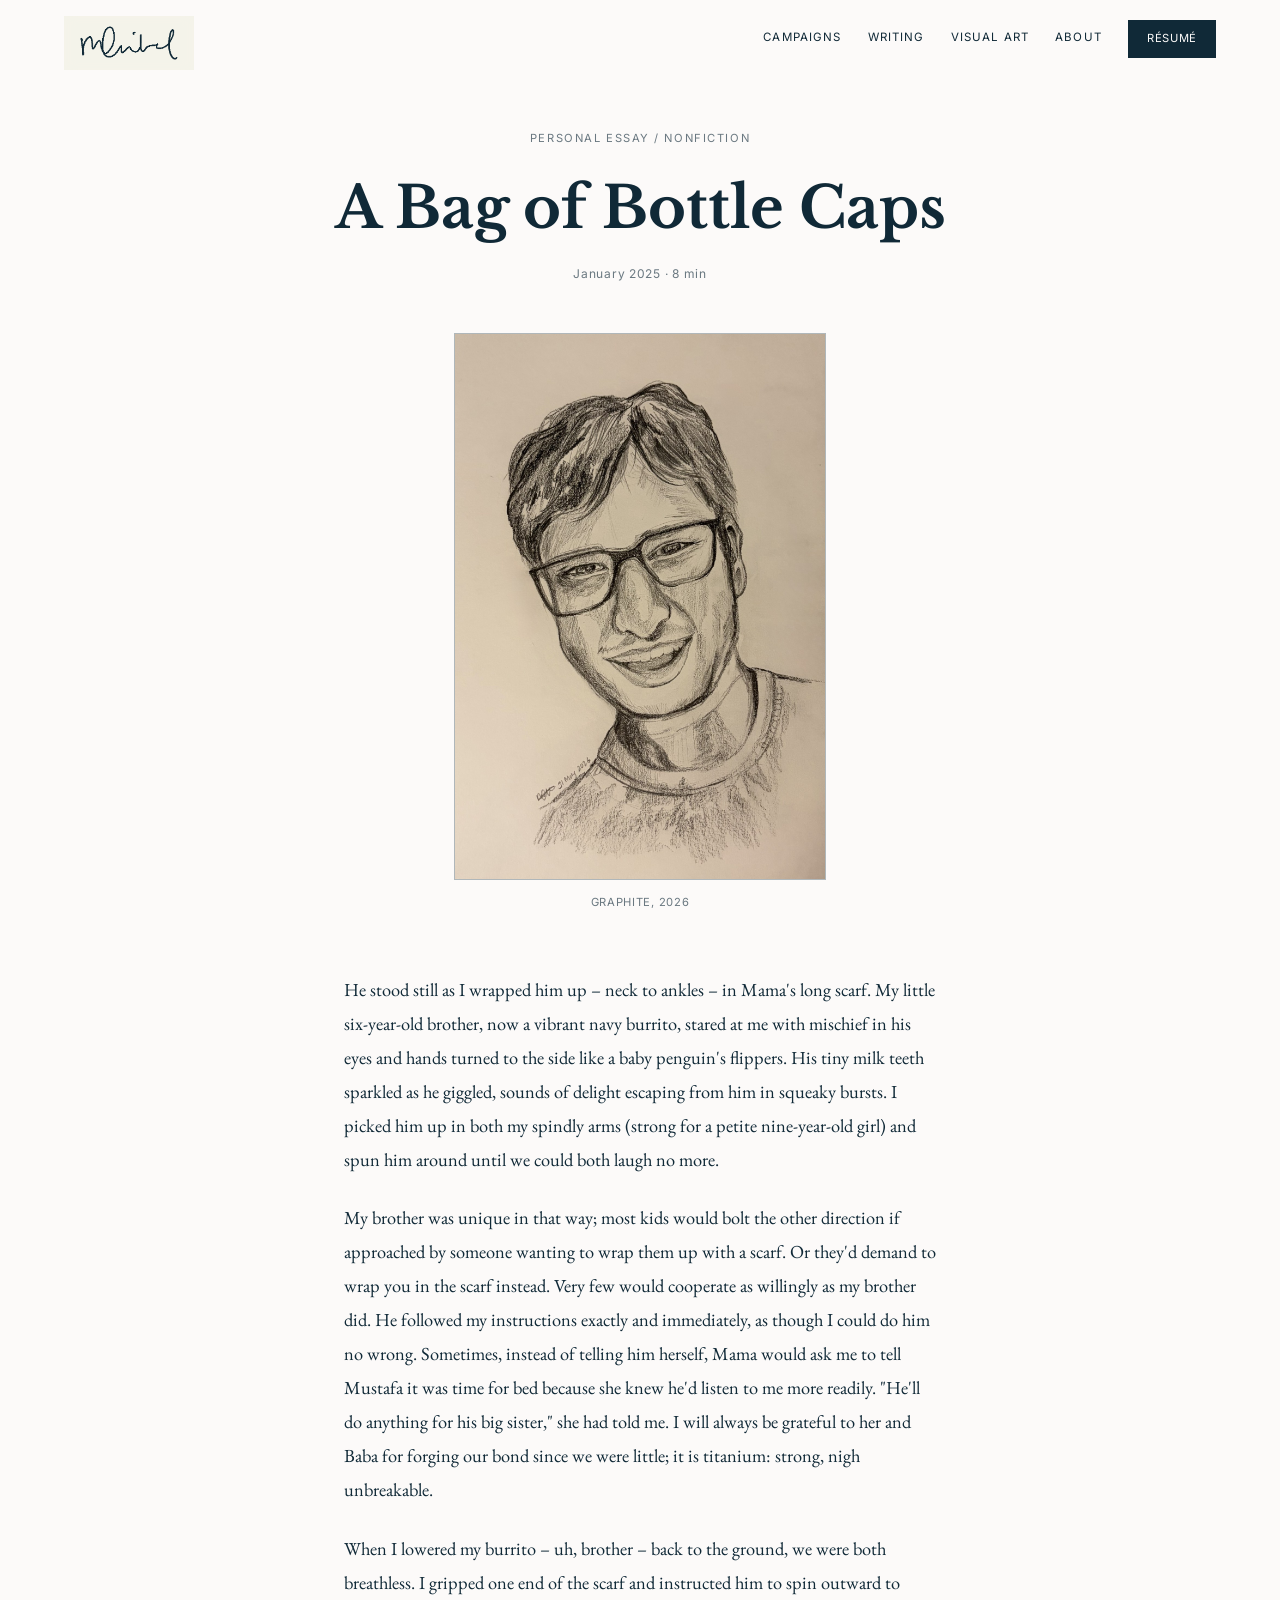
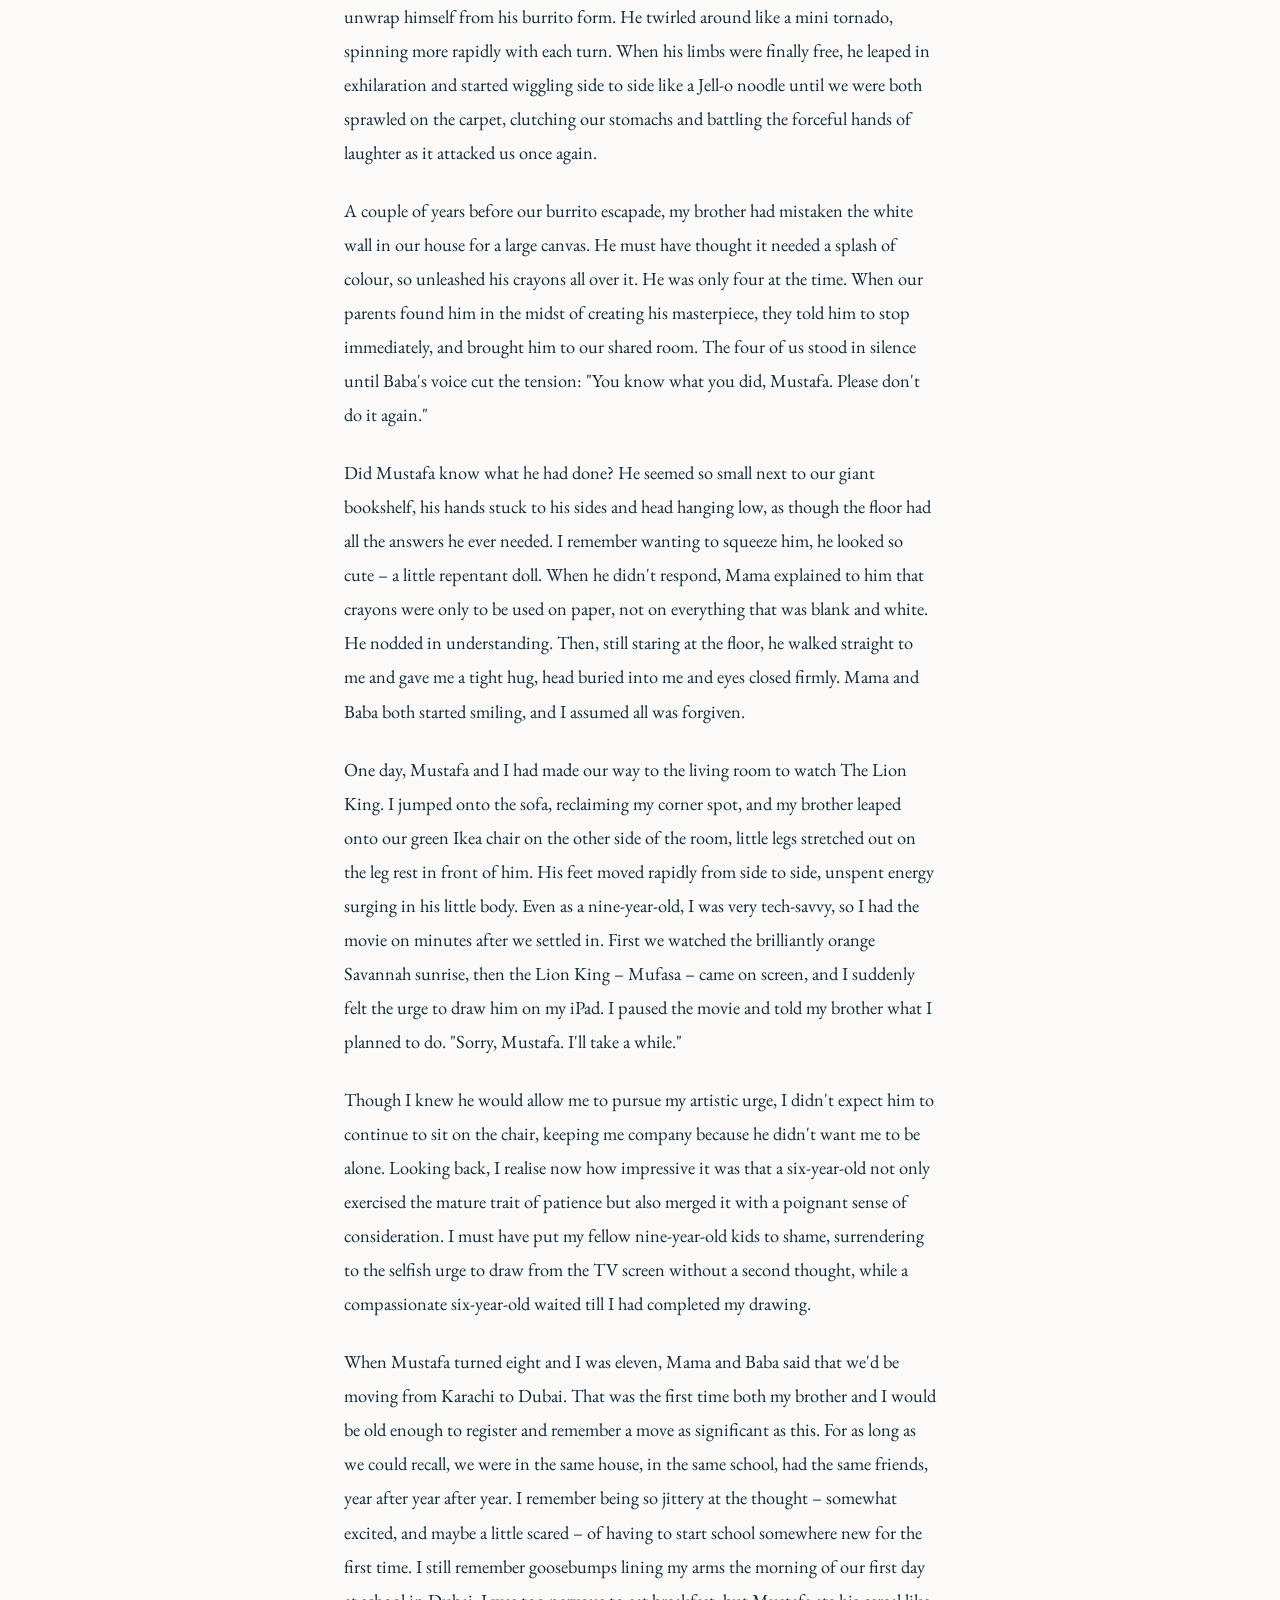
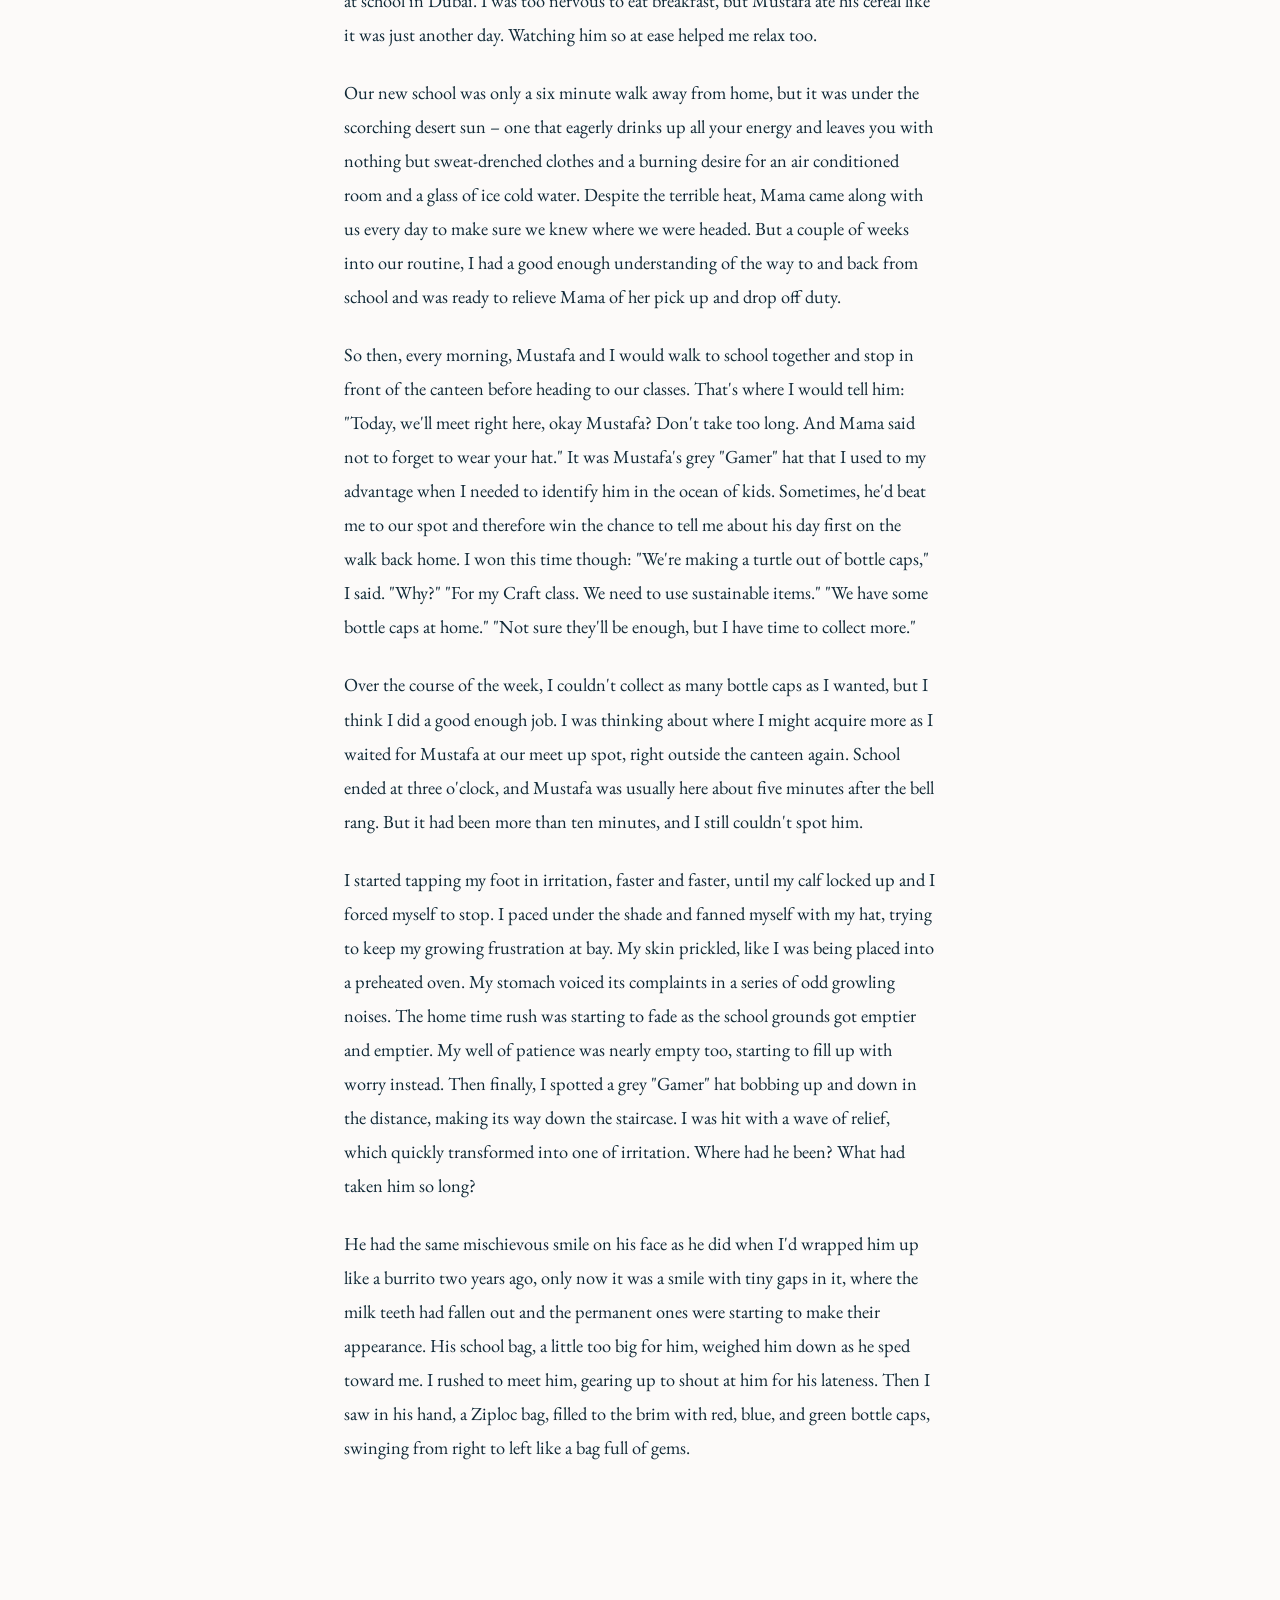
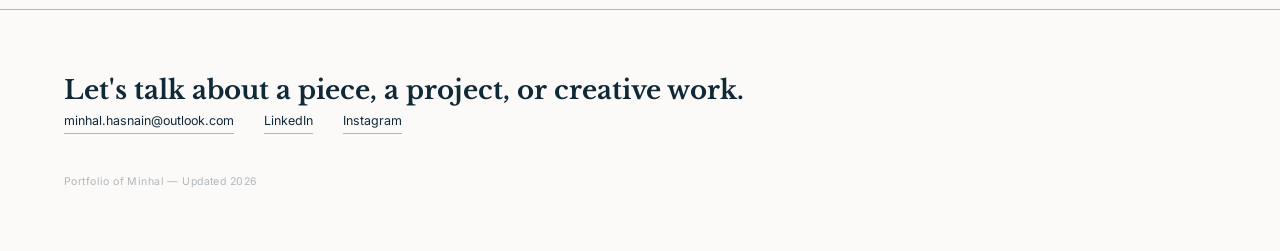
<file: essay-bottle-caps.html>
<!DOCTYPE html>
<html lang="en">
<head>
<meta charset="UTF-8">
<meta name="viewport" content="width=device-width, initial-scale=1.0">
<title>A Bag of Bottle Caps — Minhal</title>
<link rel="stylesheet" href="style.css">

<style>
  .essay-hero { padding: 130px 24px 0; text-align: center; }
  .essay-hero .label { margin-bottom: 14px; }
  .essay-hero h1 { font-size: clamp(2.2rem, 5vw, 3.6rem); font-weight: 700; }
  .essay-hero .date { font-family: 'Inter', sans-serif; font-size: 0.75rem; letter-spacing: 0.06em; color: var(--navy-soft); margin-top: 10px; }
  .essay-portrait-wrap { max-width: 420px; margin: 50px auto 0; padding: 0 24px; }
  .essay-portrait-wrap img { width: 100%; display: block; border: 1px solid var(--navy-faint); }
  .essay-portrait-caption { text-align: center; margin-top: 14px; font-family: 'Inter', sans-serif; font-size: 0.7rem; letter-spacing: 0.06em; text-transform: uppercase; color: var(--navy-soft); }
  .essay-body { max-width: 640px; margin: 60px auto 0; padding: 0 24px 120px; }
  .essay-body p { font-family: 'EB Garamond', serif; font-size: 1.15rem; line-height: 1.85; margin-bottom: 24px; }
</style>
</head>
<body>

<a class="mark" href="index.html"><img src="images/signature.png" alt="Minhal — signature"></a>
<nav class="nav-desktop">
  <a class="nav-link" href="work.html">Campaigns</a>
  <a class="nav-link" href="writing.html">Writing</a>
  <a class="nav-link" href="art.html">Visual Art</a>
  <a class="nav-link" href="about.html">About</a>
  <a class="btn-resume" href="#">Résumé</a>
</nav>
<div class="nav-mobile-toggle" id="hamburger"><span></span></div>
<div class="mobile-menu" id="mobileMenu">
  <a class="mobile-link" href="work.html">Campaigns</a>
  <a class="mobile-link" href="writing.html">Writing</a>
  <a class="mobile-link" href="art.html">Visual Art</a>
  <a class="mobile-link" href="about.html">About</a>
  <a class="btn-resume" href="#">Résumé</a>
</div>

<div class="essay-hero">
  <div class="label">Personal Essay / Nonfiction</div>
  <h1 class="display">A Bag of Bottle Caps</h1>
  <div class="date">January 2025 &middot; 8 min</div>
</div>

<div class="essay-portrait-wrap">
  <img src="images/mustafa-portrait.jpg" alt="Graphite portrait of Mustafa">
  <div class="essay-portrait-caption">Graphite, 2026</div>
</div>

<div class="essay-body">
<p>He stood still as I wrapped him up – neck to ankles – in Mama's long scarf. My little six-year-old brother, now a vibrant navy burrito, stared at me with mischief in his eyes and hands turned to the side like a baby penguin's flippers. His tiny milk teeth sparkled as he giggled, sounds of delight escaping from him in squeaky bursts. I picked him up in both my spindly arms (strong for a petite nine-year-old girl) and spun him around until we could both laugh no more.</p>

<p>My brother was unique in that way; most kids would bolt the other direction if approached by someone wanting to wrap them up with a scarf. Or they'd demand to wrap you in the scarf instead. Very few would cooperate as willingly as my brother did. He followed my instructions exactly and immediately, as though I could do him no wrong. Sometimes, instead of telling him herself, Mama would ask me to tell Mustafa it was time for bed because she knew he'd listen to me more readily. "He'll do anything for his big sister," she had told me. I will always be grateful to her and Baba for forging our bond since we were little; it is titanium: strong, nigh unbreakable.</p>

<p>When I lowered my burrito – uh, brother – back to the ground, we were both breathless. I gripped one end of the scarf and instructed him to spin outward to unwrap himself from his burrito form. He twirled around like a mini tornado, spinning more rapidly with each turn. When his limbs were finally free, he leaped in exhilaration and started wiggling side to side like a Jell-o noodle until we were both sprawled on the carpet, clutching our stomachs and battling the forceful hands of laughter as it attacked us once again.</p>

<p>A couple of years before our burrito escapade, my brother had mistaken the white wall in our house for a large canvas. He must have thought it needed a splash of colour, so unleashed his crayons all over it. He was only four at the time. When our parents found him in the midst of creating his masterpiece, they told him to stop immediately, and brought him to our shared room. The four of us stood in silence until Baba's voice cut the tension: "You know what you did, Mustafa. Please don't do it again."</p>

<p>Did Mustafa know what he had done? He seemed so small next to our giant bookshelf, his hands stuck to his sides and head hanging low, as though the floor had all the answers he ever needed. I remember wanting to squeeze him, he looked so cute – a little repentant doll. When he didn't respond, Mama explained to him that crayons were only to be used on paper, not on everything that was blank and white. He nodded in understanding. Then, still staring at the floor, he walked straight to me and gave me a tight hug, head buried into me and eyes closed firmly. Mama and Baba both started smiling, and I assumed all was forgiven.</p>

<p>One day, Mustafa and I had made our way to the living room to watch The Lion King. I jumped onto the sofa, reclaiming my corner spot, and my brother leaped onto our green Ikea chair on the other side of the room, little legs stretched out on the leg rest in front of him. His feet moved rapidly from side to side, unspent energy surging in his little body. Even as a nine-year-old, I was very tech-savvy, so I had the movie on minutes after we settled in. First we watched the brilliantly orange Savannah sunrise, then the Lion King – Mufasa – came on screen, and I suddenly felt the urge to draw him on my iPad. I paused the movie and told my brother what I planned to do. "Sorry, Mustafa. I'll take a while."</p>

<p>Though I knew he would allow me to pursue my artistic urge, I didn't expect him to continue to sit on the chair, keeping me company because he didn't want me to be alone. Looking back, I realise now how impressive it was that a six-year-old not only exercised the mature trait of patience but also merged it with a poignant sense of consideration. I must have put my fellow nine-year-old kids to shame, surrendering to the selfish urge to draw from the TV screen without a second thought, while a compassionate six-year-old waited till I had completed my drawing.</p>

<p>When Mustafa turned eight and I was eleven, Mama and Baba said that we'd be moving from Karachi to Dubai. That was the first time both my brother and I would be old enough to register and remember a move as significant as this. For as long as we could recall, we were in the same house, in the same school, had the same friends, year after year after year. I remember being so jittery at the thought – somewhat excited, and maybe a little scared – of having to start school somewhere new for the first time. I still remember goosebumps lining my arms the morning of our first day at school in Dubai. I was too nervous to eat breakfast, but Mustafa ate his cereal like it was just another day. Watching him so at ease helped me relax too.</p>

<p>Our new school was only a six minute walk away from home, but it was under the scorching desert sun – one that eagerly drinks up all your energy and leaves you with nothing but sweat-drenched clothes and a burning desire for an air conditioned room and a glass of ice cold water. Despite the terrible heat, Mama came along with us every day to make sure we knew where we were headed. But a couple of weeks into our routine, I had a good enough understanding of the way to and back from school and was ready to relieve Mama of her pick up and drop off duty.</p>

<p>So then, every morning, Mustafa and I would walk to school together and stop in front of the canteen before heading to our classes. That's where I would tell him: "Today, we'll meet right here, okay Mustafa? Don't take too long. And Mama said not to forget to wear your hat." It was Mustafa's grey "Gamer" hat that I used to my advantage when I needed to identify him in the ocean of kids. Sometimes, he'd beat me to our spot and therefore win the chance to tell me about his day first on the walk back home. I won this time though: "We're making a turtle out of bottle caps," I said. "Why?" "For my Craft class. We need to use sustainable items." "We have some bottle caps at home." "Not sure they'll be enough, but I have time to collect more."</p>

<p>Over the course of the week, I couldn't collect as many bottle caps as I wanted, but I think I did a good enough job. I was thinking about where I might acquire more as I waited for Mustafa at our meet up spot, right outside the canteen again. School ended at three o'clock, and Mustafa was usually here about five minutes after the bell rang. But it had been more than ten minutes, and I still couldn't spot him.</p>

<p>I started tapping my foot in irritation, faster and faster, until my calf locked up and I forced myself to stop. I paced under the shade and fanned myself with my hat, trying to keep my growing frustration at bay. My skin prickled, like I was being placed into a preheated oven. My stomach voiced its complaints in a series of odd growling noises. The home time rush was starting to fade as the school grounds got emptier and emptier. My well of patience was nearly empty too, starting to fill up with worry instead. Then finally, I spotted a grey "Gamer" hat bobbing up and down in the distance, making its way down the staircase. I was hit with a wave of relief, which quickly transformed into one of irritation. Where had he been? What had taken him so long?</p>

<p>He had the same mischievous smile on his face as he did when I'd wrapped him up like a burrito two years ago, only now it was a smile with tiny gaps in it, where the milk teeth had fallen out and the permanent ones were starting to make their appearance. His school bag, a little too big for him, weighed him down as he sped toward me. I rushed to meet him, gearing up to shout at him for his lateness. Then I saw in his hand, a Ziploc bag, filled to the brim with red, blue, and green bottle caps, swinging from right to left like a bag full of gems.</p>
</div>

<footer id="contact">
  <div class="wrap">
    <h2 class="display">Let's talk about a piece, a project, or creative work.</h2>
        <div class="contact-row">
      <a href="mailto:minhal.hasnain@outlook.com">minhal.hasnain@outlook.com</a>
      <a href="https://www.linkedin.com/in/minhal-hasnain-a8464b2b0/" target="_blank" rel="noopener">LinkedIn</a>
      <a href="https://www.instagram.com/spilling.ink.mh/" target="_blank" rel="noopener">Instagram</a>
    </div>
    <div class="fine-print">Portfolio of Minhal — Updated 2026</div>
  </div>
</footer>

<script>
    const hamburger = document.getElementById('hamburger');
  const mobileMenu = document.getElementById('mobileMenu');
  hamburger.addEventListener('click', () => { hamburger.classList.toggle('open'); mobileMenu.classList.toggle('open'); });
  document.querySelectorAll('.mobile-menu a').forEach(a => {
    a.addEventListener('click', () => { hamburger.classList.remove('open'); mobileMenu.classList.remove('open'); });
  });
</script>
</body>
</html>
</file>
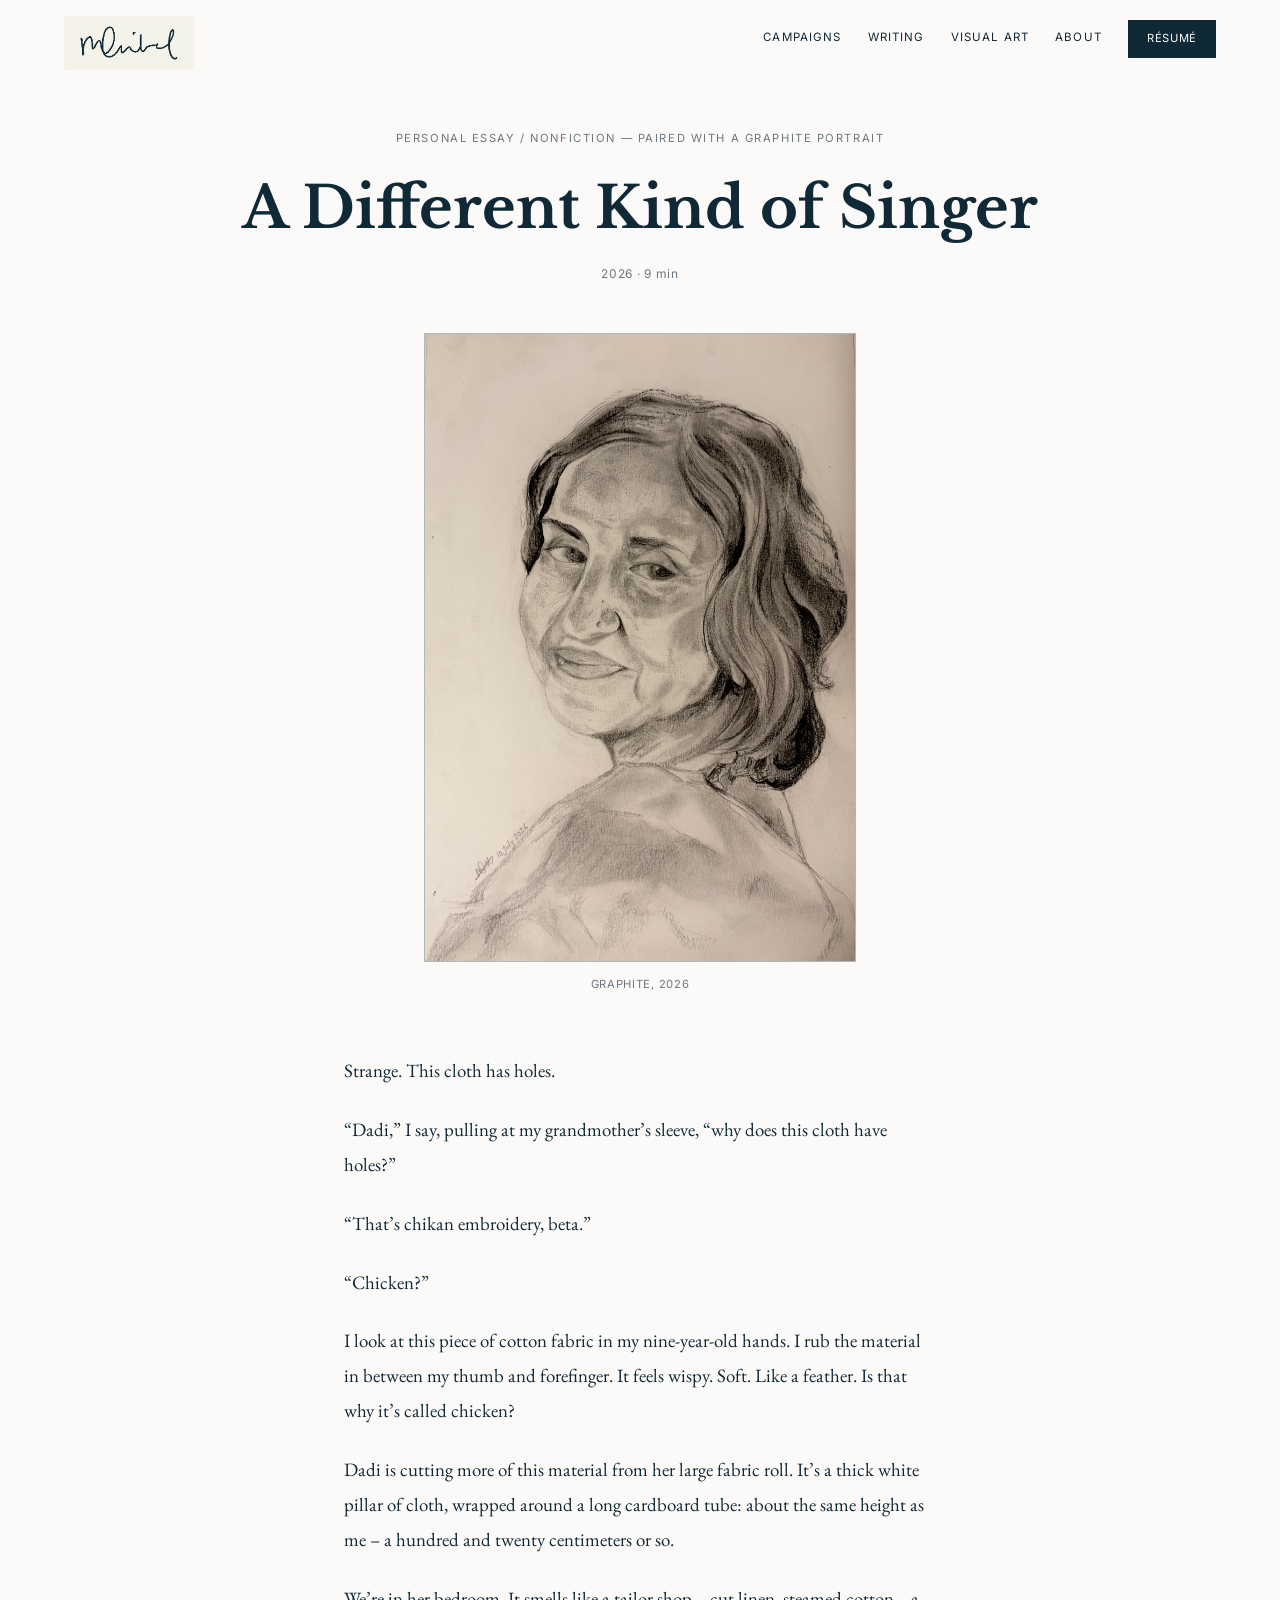
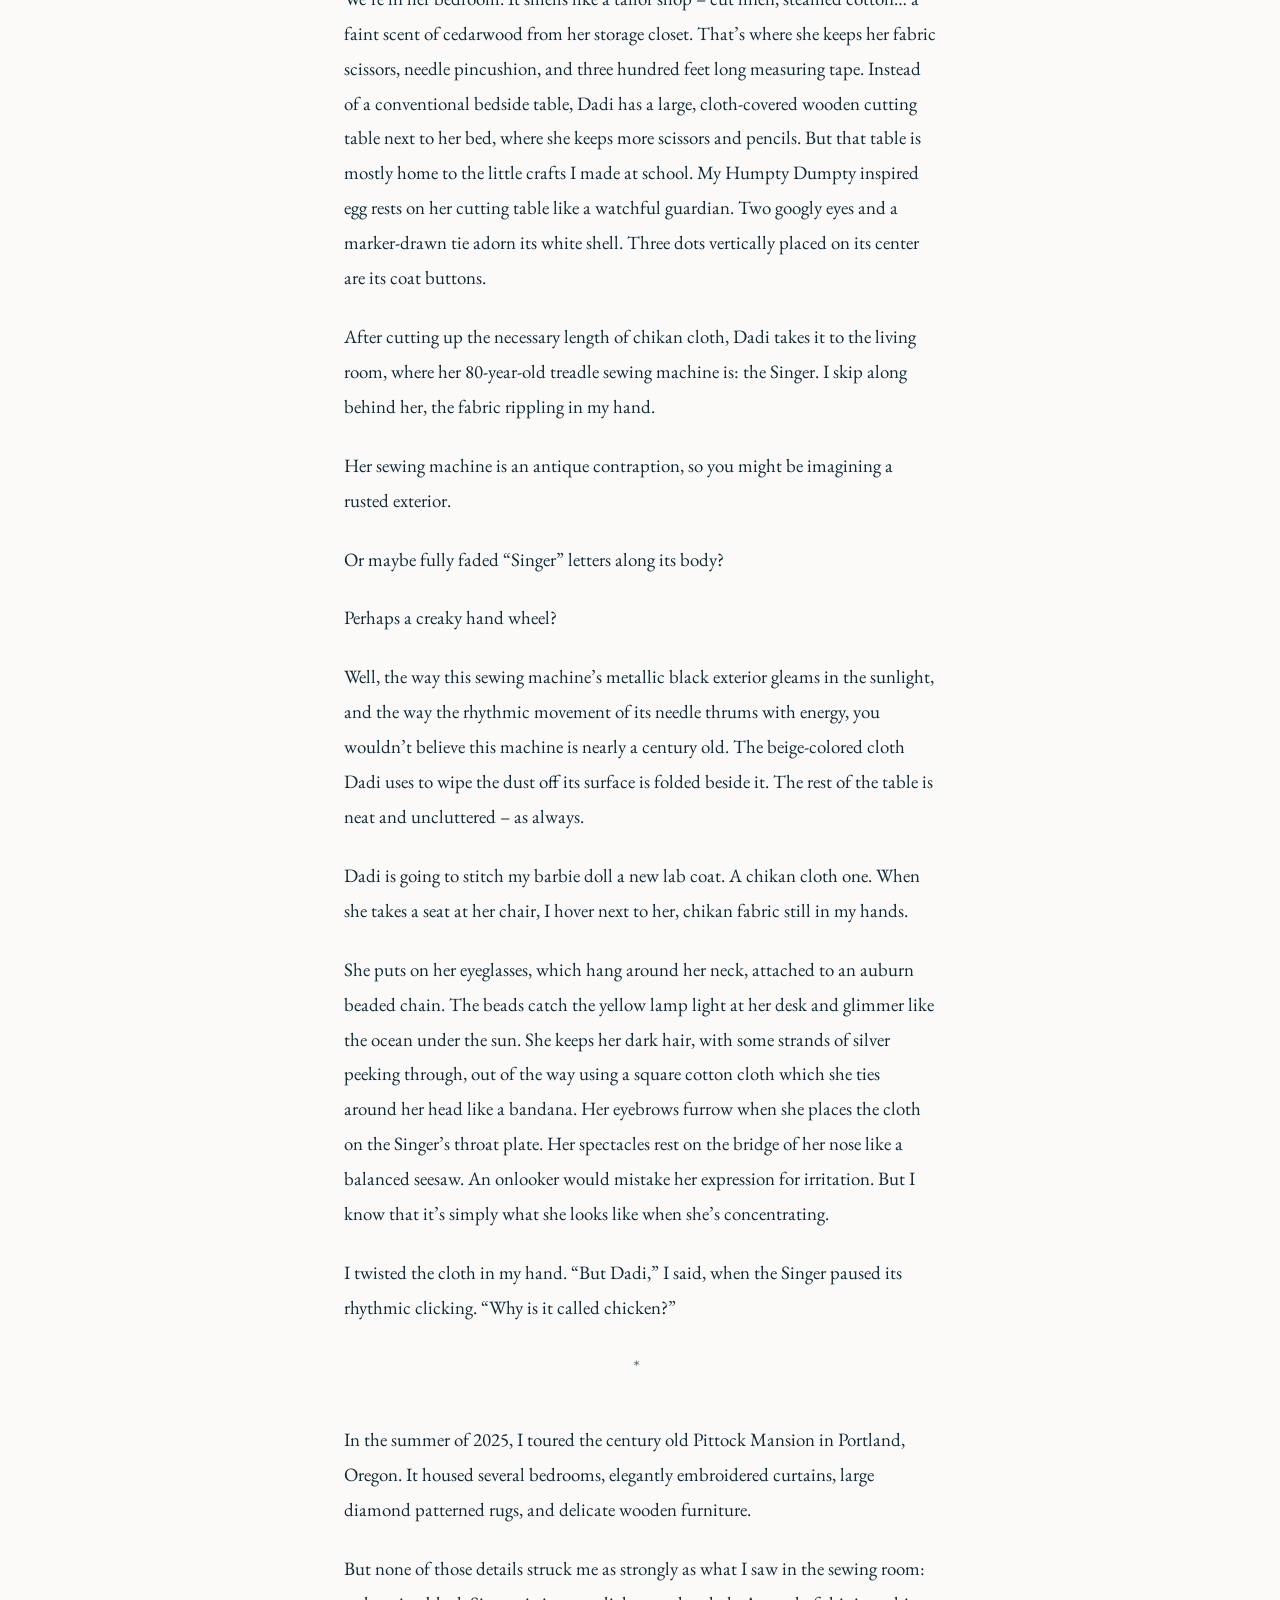
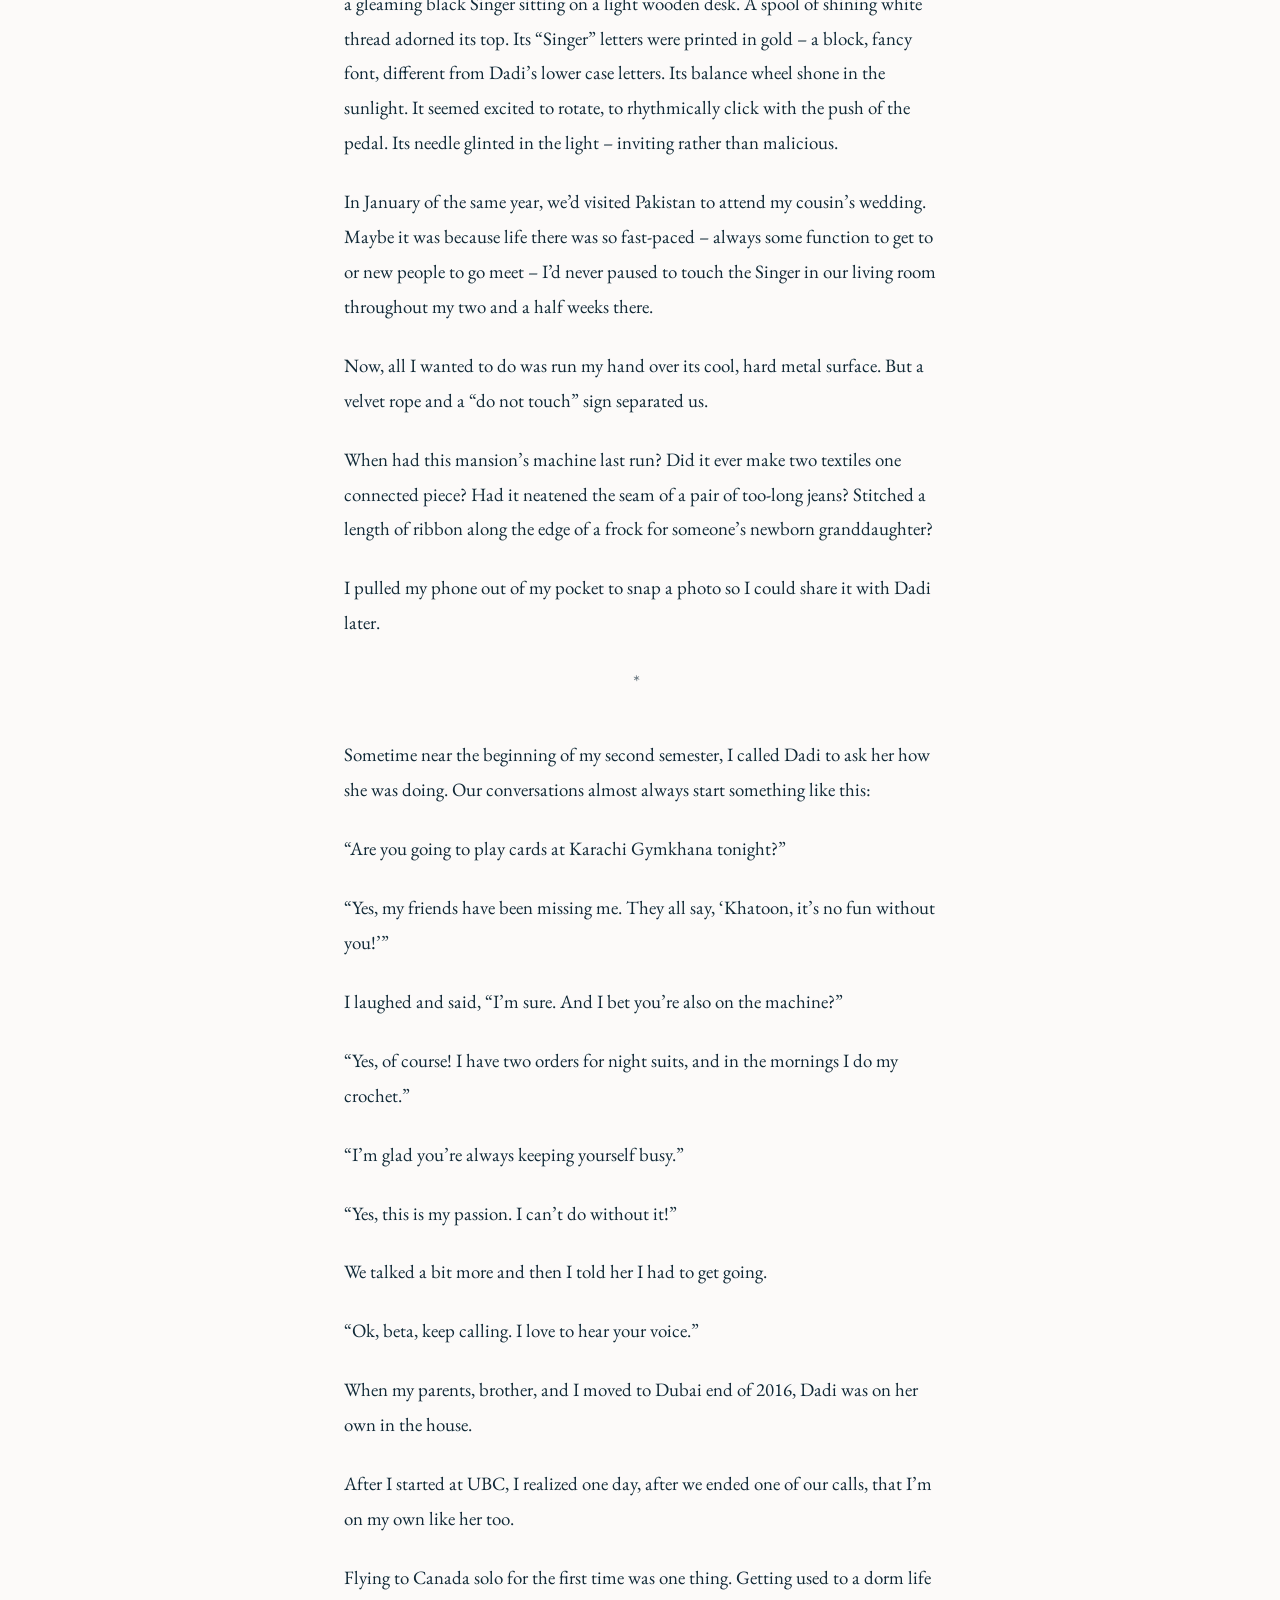
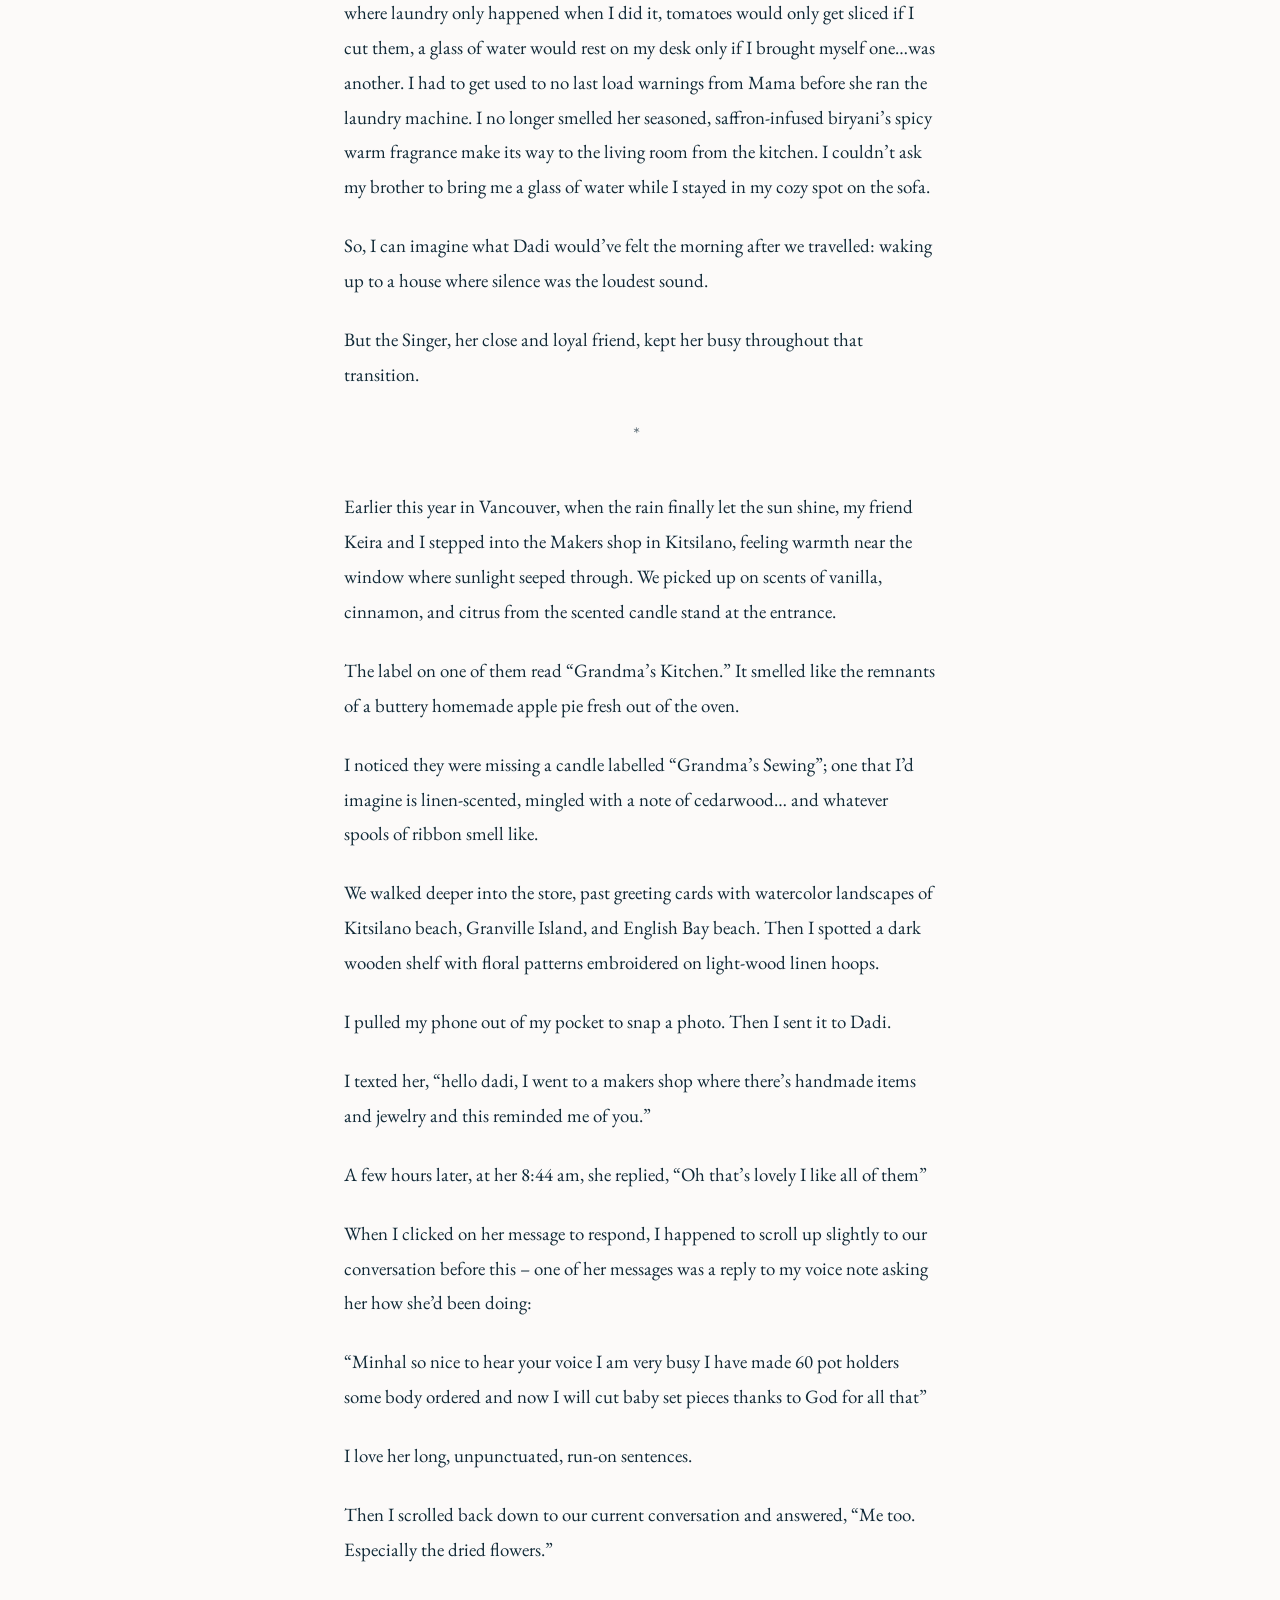
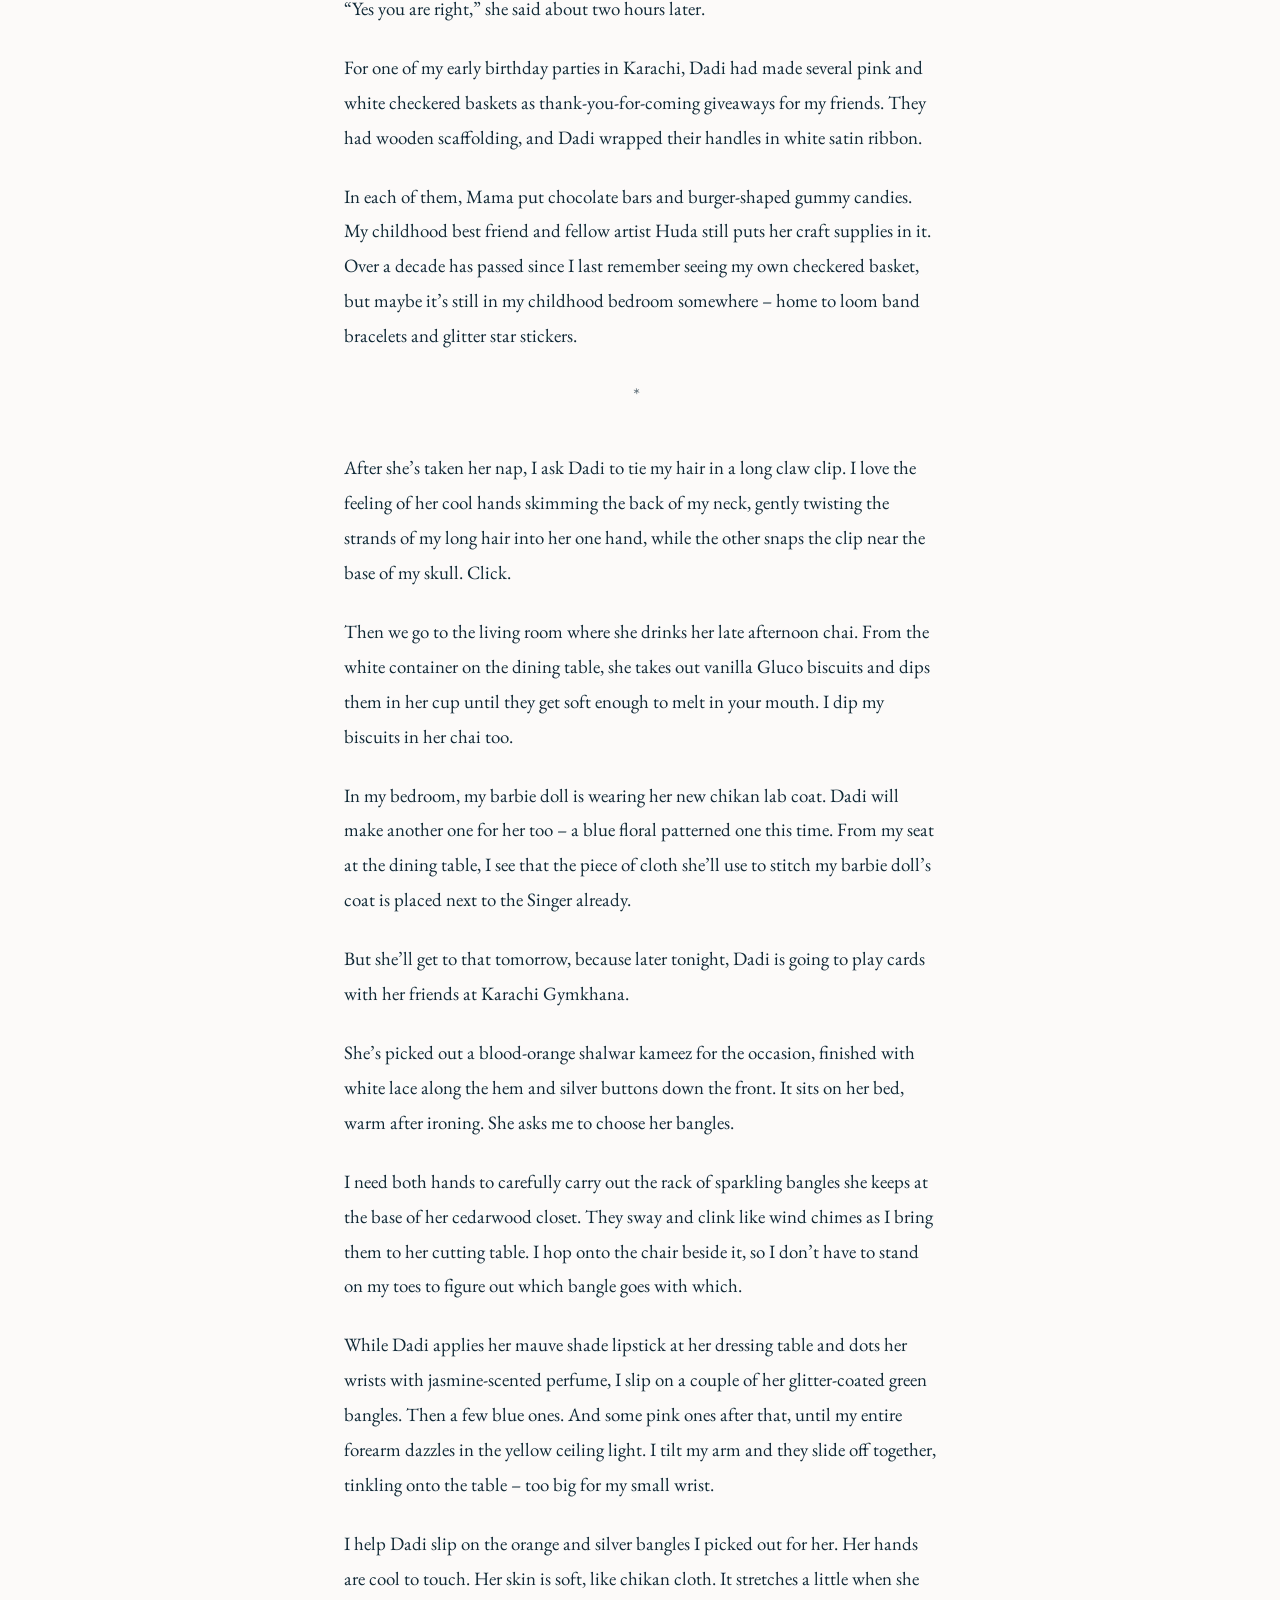
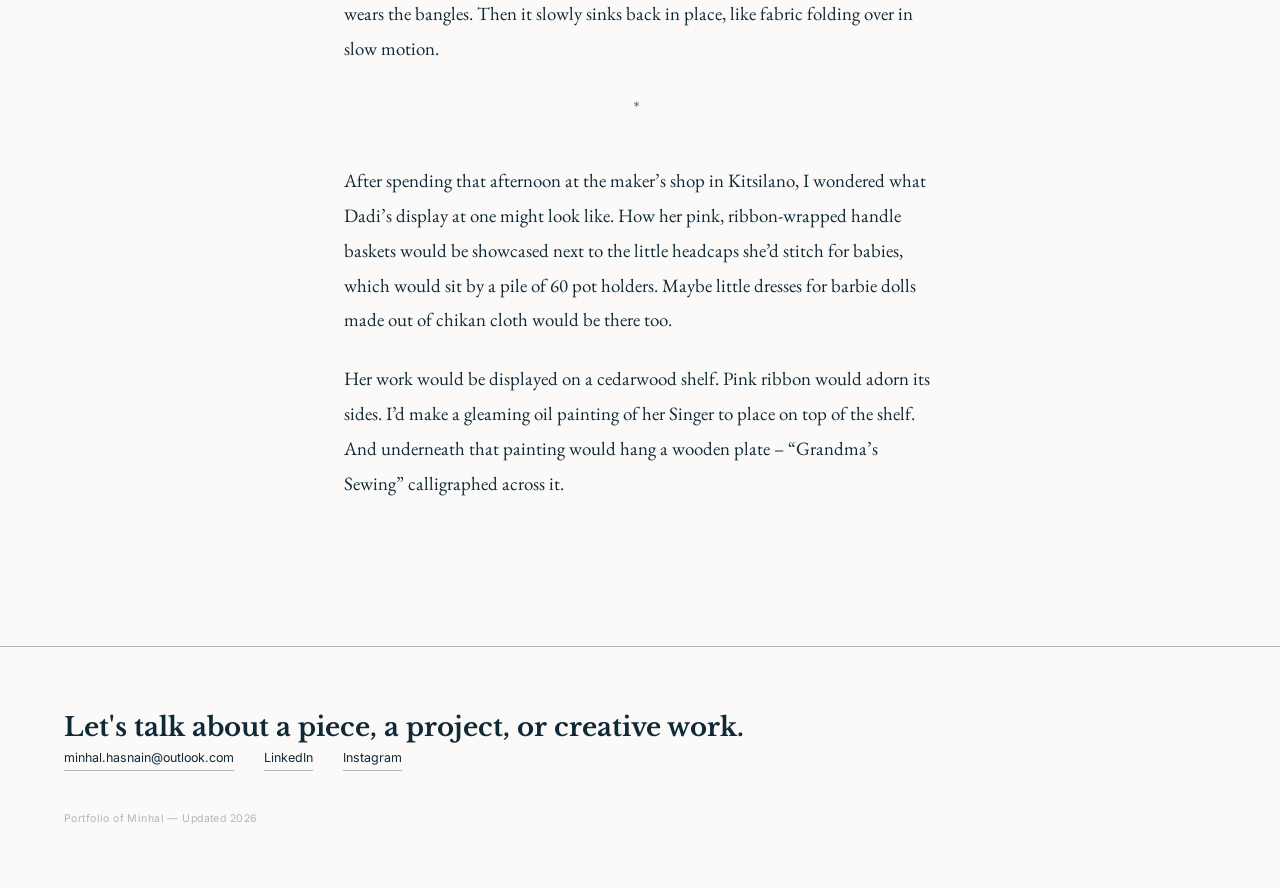
<file: essay-dadi.html>
<!DOCTYPE html>
<html lang="en">
<head>
<meta charset="UTF-8">
<meta name="viewport" content="width=device-width, initial-scale=1.0">
<title>A Different Kind of Singer — Minhal</title>
<link rel="stylesheet" href="style.css">

<!--
  ============================================================
  HOW TO EDIT THIS FILE
  ============================================================
  Replace the placeholder paragraphs inside <div class="essay-body">
  with your real essay text. Each paragraph is just a <p> tag —
  add or remove as needed. The portrait image is already wired
  in from images/dadi-portrait.jpg.
  ============================================================
-->

<style>
  .essay-hero { padding: 130px 24px 0; text-align: center; }
  .essay-hero .label { margin-bottom: 14px; }
  .essay-hero h1 { font-size: clamp(2.2rem, 5vw, 3.6rem); font-weight: 700; }
  .essay-portrait-wrap { max-width: 480px; margin: 50px auto 0; padding: 0 24px; }
  .essay-portrait-wrap img { width: 100%; display: block; border: 1px solid var(--navy-faint); }
  .essay-portrait-caption { text-align: center; margin-top: 14px; font-family: 'Inter', sans-serif; font-size: 0.7rem; letter-spacing: 0.06em; text-transform: uppercase; color: var(--navy-soft); }
  .essay-body { max-width: 640px; margin: 60px auto 0; padding: 0 24px 120px; }
  .essay-body p { font-family: 'EB Garamond', serif; font-size: 1.18rem; line-height: 1.85; margin-bottom: 24px; }
  .essay-placeholder { border: 1px dashed var(--navy-faint); padding: 20px; font-family: 'Inter', sans-serif; font-size: 0.78rem; color: var(--navy-soft); letter-spacing: 0.02em; }
  .essay-hero .date { font-family: 'Inter', sans-serif; font-size: 0.75rem; letter-spacing: 0.06em; color: var(--navy-soft); margin-top: 10px; }
  .scene-break { text-align: center; margin: 8px 0 40px; font-family: 'EB Garamond', serif; font-size: 1.3rem; color: var(--navy-soft); letter-spacing: 0.3em; }
</style>
</head>
<body>

<a class="mark" href="index.html"><img src="images/signature.png" alt="Minhal — signature"></a>
<nav class="nav-desktop">
  <a class="nav-link" href="work.html">Campaigns</a>
  <a class="nav-link" href="writing.html">Writing</a>
  <a class="nav-link" href="art.html">Visual Art</a>
  <a class="nav-link" href="about.html">About</a>
  <a class="btn-resume" href="#">Résumé</a>
</nav>
<div class="nav-mobile-toggle" id="hamburger"><span></span></div>
<div class="mobile-menu" id="mobileMenu">
  <a class="mobile-link" href="work.html">Campaigns</a>
  <a class="mobile-link" href="writing.html">Writing</a>
  <a class="mobile-link" href="art.html">Visual Art</a>
  <a class="mobile-link" href="about.html">About</a>
  <a class="btn-resume" href="#">Résumé</a>
</div>

<div class="essay-hero">
  <div class="label">Personal Essay / Nonfiction — Paired with a Graphite Portrait</div>
  <h1 class="display">A Different Kind of Singer</h1>
  <div class="date">2026 &middot; 9 min</div>
</div>

<div class="essay-portrait-wrap">
  <img src="images/dadi-portrait.jpg" alt="Graphite portrait of Dadi">
  <div class="essay-portrait-caption">Graphite, 2026</div>
</div>

<div class="essay-body">
<p>Strange. This cloth has holes.</p>
<p>&ldquo;Dadi,&rdquo; I say, pulling at my grandmother&rsquo;s sleeve, &ldquo;why does this cloth have holes?&rdquo;</p>
<p>&ldquo;That&rsquo;s chikan embroidery, beta.&rdquo;</p>
<p>&ldquo;Chicken?&rdquo;</p>
<p>I look at this piece of cotton fabric in my nine-year-old hands. I rub the material in between my thumb and forefinger. It feels wispy. Soft. Like a feather. Is that why it&rsquo;s called chicken?</p>
<p>Dadi is cutting more of this material from her large fabric roll. It&rsquo;s a thick white pillar of cloth, wrapped around a long cardboard tube: about the same height as me &ndash; a hundred and twenty centimeters or so.</p>
<p>We&rsquo;re in her bedroom. It smells like a tailor shop &ndash; cut linen, steamed cotton&hellip; a faint scent of cedarwood from her storage closet. That&rsquo;s where she keeps her fabric scissors, needle pincushion, and three hundred feet long measuring tape. Instead of a conventional bedside table, Dadi has a large, cloth-covered wooden cutting table next to her bed, where she keeps more scissors and pencils. But that table is mostly home to the little crafts I made at school. My Humpty Dumpty inspired egg rests on her cutting table like a watchful guardian. Two googly eyes and a marker-drawn tie adorn its white shell. Three dots vertically placed on its center are its coat buttons.</p>
<p>After cutting up the necessary length of chikan cloth, Dadi takes it to the living room, where her 80-year-old treadle sewing machine is: the Singer. I skip along behind her, the fabric rippling in my hand.</p>
<p>Her sewing machine is an antique contraption, so you might be imagining a rusted exterior.</p>
<p>Or maybe fully faded &ldquo;Singer&rdquo; letters along its body?</p>
<p>Perhaps a creaky hand wheel?</p>
<p>Well, the way this sewing machine&rsquo;s metallic black exterior gleams in the sunlight, and the way the rhythmic movement of its needle thrums with energy, you wouldn&rsquo;t believe this machine is nearly a century old. The beige-colored cloth Dadi uses to wipe the dust off its surface is folded beside it. The rest of the table is neat and uncluttered &ndash; as always.</p>
<p>Dadi is going to stitch my barbie doll a new lab coat. A chikan cloth one. When she takes a seat at her chair, I hover next to her, chikan fabric still in my hands.</p>
<p>She puts on her eyeglasses, which hang around her neck, attached to an auburn beaded chain. The beads catch the yellow lamp light at her desk and glimmer like the ocean under the sun. She keeps her dark hair, with some strands of silver peeking through, out of the way using a square cotton cloth which she ties around her head like a bandana. Her eyebrows furrow when she places the cloth on the Singer&rsquo;s throat plate. Her spectacles rest on the bridge of her nose like a balanced seesaw. An onlooker would mistake her expression for irritation. But I know that it&rsquo;s simply what she looks like when she&rsquo;s concentrating.</p>
<p>I twisted the cloth in my hand. &ldquo;But Dadi,&rdquo; I said, when the Singer paused its rhythmic clicking. &ldquo;Why is it called chicken?&rdquo;</p>

<div class="scene-break">&ast;</div>

<p>In the summer of 2025, I toured the century old Pittock Mansion in Portland, Oregon. It housed several bedrooms, elegantly embroidered curtains, large diamond patterned rugs, and delicate wooden furniture.</p>
<p>But none of those details struck me as strongly as what I saw in the sewing room: a gleaming black Singer sitting on a light wooden desk. A spool of shining white thread adorned its top. Its &ldquo;Singer&rdquo; letters were printed in gold &ndash; a block, fancy font, different from Dadi&rsquo;s lower case letters. Its balance wheel shone in the sunlight. It seemed excited to rotate, to rhythmically click with the push of the pedal. Its needle glinted in the light &ndash; inviting rather than malicious.</p>
<p>In January of the same year, we&rsquo;d visited Pakistan to attend my cousin&rsquo;s wedding. Maybe it was because life there was so fast-paced &ndash; always some function to get to or new people to go meet &ndash; I&rsquo;d never paused to touch the Singer in our living room throughout my two and a half weeks there.</p>
<p>Now, all I wanted to do was run my hand over its cool, hard metal surface. But a velvet rope and a &ldquo;do not touch&rdquo; sign separated us.</p>
<p>When had this mansion&rsquo;s machine last run? Did it ever make two textiles one connected piece? Had it neatened the seam of a pair of too-long jeans? Stitched a length of ribbon along the edge of a frock for someone&rsquo;s newborn granddaughter?</p>
<p>I pulled my phone out of my pocket to snap a photo so I could share it with Dadi later.</p>

<div class="scene-break">&ast;</div>

<p>Sometime near the beginning of my second semester, I called Dadi to ask her how she was doing. Our conversations almost always start something like this:</p>
<p>&ldquo;Are you going to play cards at Karachi Gymkhana tonight?&rdquo;</p>
<p>&ldquo;Yes, my friends have been missing me. They all say, &lsquo;Khatoon, it&rsquo;s no fun without you!&rsquo;&rdquo;</p>
<p>I laughed and said, &ldquo;I&rsquo;m sure. And I bet you&rsquo;re also on the machine?&rdquo;</p>
<p>&ldquo;Yes, of course! I have two orders for night suits, and in the mornings I do my crochet.&rdquo;</p>
<p>&ldquo;I&rsquo;m glad you&rsquo;re always keeping yourself busy.&rdquo;</p>
<p>&ldquo;Yes, this is my passion. I can&rsquo;t do without it!&rdquo;</p>
<p>We talked a bit more and then I told her I had to get going.</p>
<p>&ldquo;Ok, beta, keep calling. I love to hear your voice.&rdquo;</p>
<p>When my parents, brother, and I moved to Dubai end of 2016, Dadi was on her own in the house.</p>
<p>After I started at UBC, I realized one day, after we ended one of our calls, that I&rsquo;m on my own like her too.</p>
<p>Flying to Canada solo for the first time was one thing. Getting used to a dorm life where laundry only happened when I did it, tomatoes would only get sliced if I cut them, a glass of water would rest on my desk only if I brought myself one&hellip;was another. I had to get used to no last load warnings from Mama before she ran the laundry machine. I no longer smelled her seasoned, saffron-infused biryani&rsquo;s spicy warm fragrance make its way to the living room from the kitchen. I couldn&rsquo;t ask my brother to bring me a glass of water while I stayed in my cozy spot on the sofa.</p>
<p>So, I can imagine what Dadi would&rsquo;ve felt the morning after we travelled: waking up to a house where silence was the loudest sound.</p>
<p>But the Singer, her close and loyal friend, kept her busy throughout that transition.</p>

<div class="scene-break">&ast;</div>

<p>Earlier this year in Vancouver, when the rain finally let the sun shine, my friend Keira and I stepped into the Makers shop in Kitsilano, feeling warmth near the window where sunlight seeped through. We picked up on scents of vanilla, cinnamon, and citrus from the scented candle stand at the entrance.</p>
<p>The label on one of them read &ldquo;Grandma&rsquo;s Kitchen.&rdquo; It smelled like the remnants of a buttery homemade apple pie fresh out of the oven.</p>
<p>I noticed they were missing a candle labelled &ldquo;Grandma&rsquo;s Sewing&rdquo;; one that I&rsquo;d imagine is linen-scented, mingled with a note of cedarwood&hellip; and whatever spools of ribbon smell like.</p>
<p>We walked deeper into the store, past greeting cards with watercolor landscapes of Kitsilano beach, Granville Island, and English Bay beach. Then I spotted a dark wooden shelf with floral patterns embroidered on light-wood linen hoops.</p>
<p>I pulled my phone out of my pocket to snap a photo. Then I sent it to Dadi.</p>
<p>I texted her, &ldquo;hello dadi, I went to a makers shop where there&rsquo;s handmade items and jewelry and this reminded me of you.&rdquo;</p>
<p>A few hours later, at her 8:44 am, she replied, &ldquo;Oh that&rsquo;s lovely I like all of them&rdquo;</p>
<p>When I clicked on her message to respond, I happened to scroll up slightly to our conversation before this &ndash; one of her messages was a reply to my voice note asking her how she&rsquo;d been doing:</p>
<p>&ldquo;Minhal so nice to hear your voice I am very busy I have made 60 pot holders some body ordered and now I will cut baby set pieces thanks to God for all that&rdquo;</p>
<p>I love her long, unpunctuated, run-on sentences.</p>
<p>Then I scrolled back down to our current conversation and answered, &ldquo;Me too. Especially the dried flowers.&rdquo;</p>
<p>&ldquo;Yes you are right,&rdquo; she said about two hours later.</p>
<p>For one of my early birthday parties in Karachi, Dadi had made several pink and white checkered baskets as thank-you-for-coming giveaways for my friends. They had wooden scaffolding, and Dadi wrapped their handles in white satin ribbon.</p>
<p>In each of them, Mama put chocolate bars and burger-shaped gummy candies. My childhood best friend and fellow artist Huda still puts her craft supplies in it. Over a decade has passed since I last remember seeing my own checkered basket, but maybe it&rsquo;s still in my childhood bedroom somewhere &ndash; home to loom band bracelets and glitter star stickers.</p>

<div class="scene-break">&ast;</div>

<p>After she&rsquo;s taken her nap, I ask Dadi to tie my hair in a long claw clip. I love the feeling of her cool hands skimming the back of my neck, gently twisting the strands of my long hair into her one hand, while the other snaps the clip near the base of my skull. Click.</p>
<p>Then we go to the living room where she drinks her late afternoon chai. From the white container on the dining table, she takes out vanilla Gluco biscuits and dips them in her cup until they get soft enough to melt in your mouth. I dip my biscuits in her chai too.</p>
<p>In my bedroom, my barbie doll is wearing her new chikan lab coat. Dadi will make another one for her too &ndash; a blue floral patterned one this time. From my seat at the dining table, I see that the piece of cloth she&rsquo;ll use to stitch my barbie doll&rsquo;s coat is placed next to the Singer already.</p>
<p>But she&rsquo;ll get to that tomorrow, because later tonight, Dadi is going to play cards with her friends at Karachi Gymkhana.</p>
<p>She&rsquo;s picked out a blood-orange shalwar kameez for the occasion, finished with white lace along the hem and silver buttons down the front. It sits on her bed, warm after ironing. She asks me to choose her bangles.</p>
<p>I need both hands to carefully carry out the rack of sparkling bangles she keeps at the base of her cedarwood closet. They sway and clink like wind chimes as I bring them to her cutting table. I hop onto the chair beside it, so I don&rsquo;t have to stand on my toes to figure out which bangle goes with which.</p>
<p>While Dadi applies her mauve shade lipstick at her dressing table and dots her wrists with jasmine-scented perfume, I slip on a couple of her glitter-coated green bangles. Then a few blue ones. And some pink ones after that, until my entire forearm dazzles in the yellow ceiling light. I tilt my arm and they slide off together, tinkling onto the table &ndash; too big for my small wrist.</p>
<p>I help Dadi slip on the orange and silver bangles I picked out for her. Her hands are cool to touch. Her skin is soft, like chikan cloth. It stretches a little when she wears the bangles. Then it slowly sinks back in place, like fabric folding over in slow motion.</p>

<div class="scene-break">&ast;</div>

<p>After spending that afternoon at the maker&rsquo;s shop in Kitsilano, I wondered what Dadi&rsquo;s display at one might look like. How her pink, ribbon-wrapped handle baskets would be showcased next to the little headcaps she&rsquo;d stitch for babies, which would sit by a pile of 60 pot holders. Maybe little dresses for barbie dolls made out of chikan cloth would be there too.</p>
<p>Her work would be displayed on a cedarwood shelf. Pink ribbon would adorn its sides. I&rsquo;d make a gleaming oil painting of her Singer to place on top of the shelf. And underneath that painting would hang a wooden plate &ndash; &ldquo;Grandma&rsquo;s Sewing&rdquo; calligraphed across it.</p>
</div>

<footer id="contact">
  <div class="wrap">
    <h2 class="display">Let's talk about a piece, a project, or creative work.</h2>
        <div class="contact-row">
      <a href="mailto:minhal.hasnain@outlook.com">minhal.hasnain@outlook.com</a>
      <a href="https://www.linkedin.com/in/minhal-hasnain-a8464b2b0/" target="_blank" rel="noopener">LinkedIn</a>
      <a href="https://www.instagram.com/spilling.ink.mh/" target="_blank" rel="noopener">Instagram</a>
    </div>
    <div class="fine-print">Portfolio of Minhal — Updated 2026</div>
  </div>
</footer>

<script>
    const hamburger = document.getElementById('hamburger');
  const mobileMenu = document.getElementById('mobileMenu');
  hamburger.addEventListener('click', () => { hamburger.classList.toggle('open'); mobileMenu.classList.toggle('open'); });
  document.querySelectorAll('.mobile-menu a').forEach(a => {
    a.addEventListener('click', () => { hamburger.classList.remove('open'); mobileMenu.classList.remove('open'); });
  });
</script>
</body>
</html>
</file>
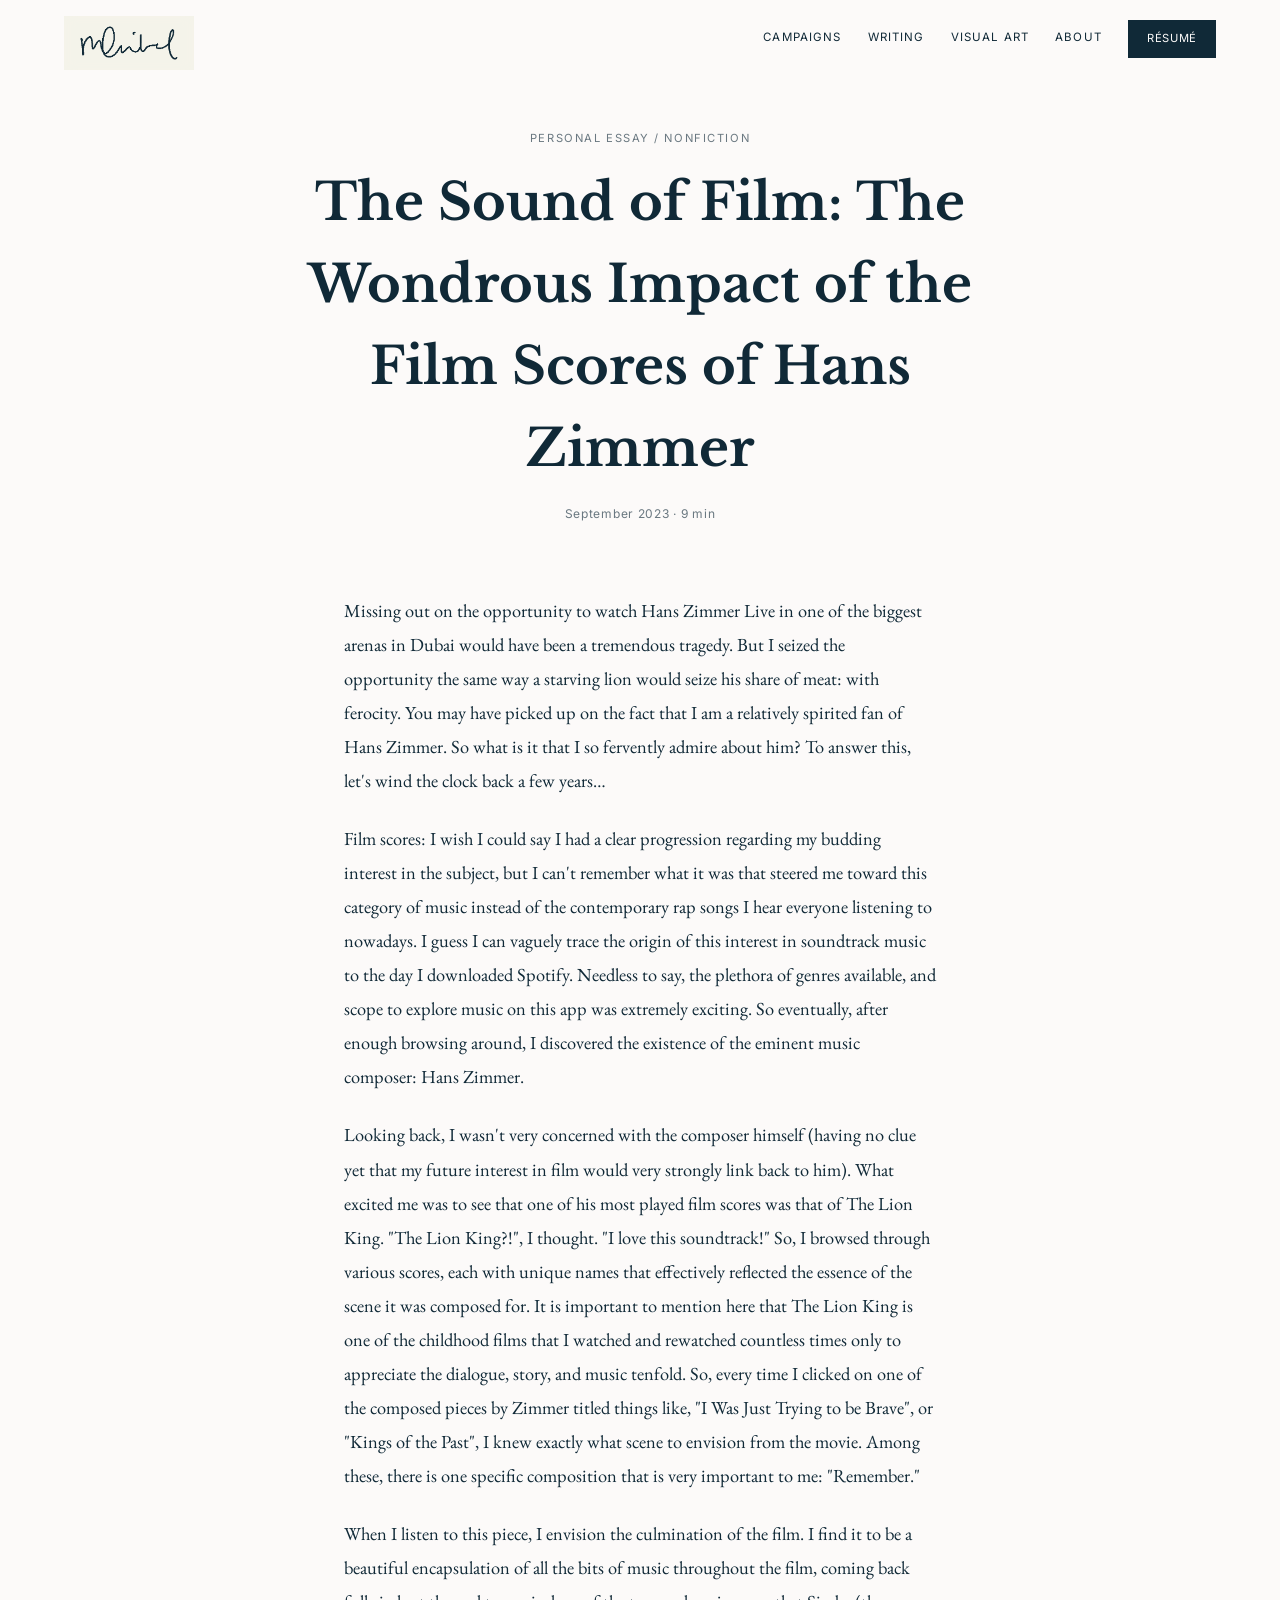
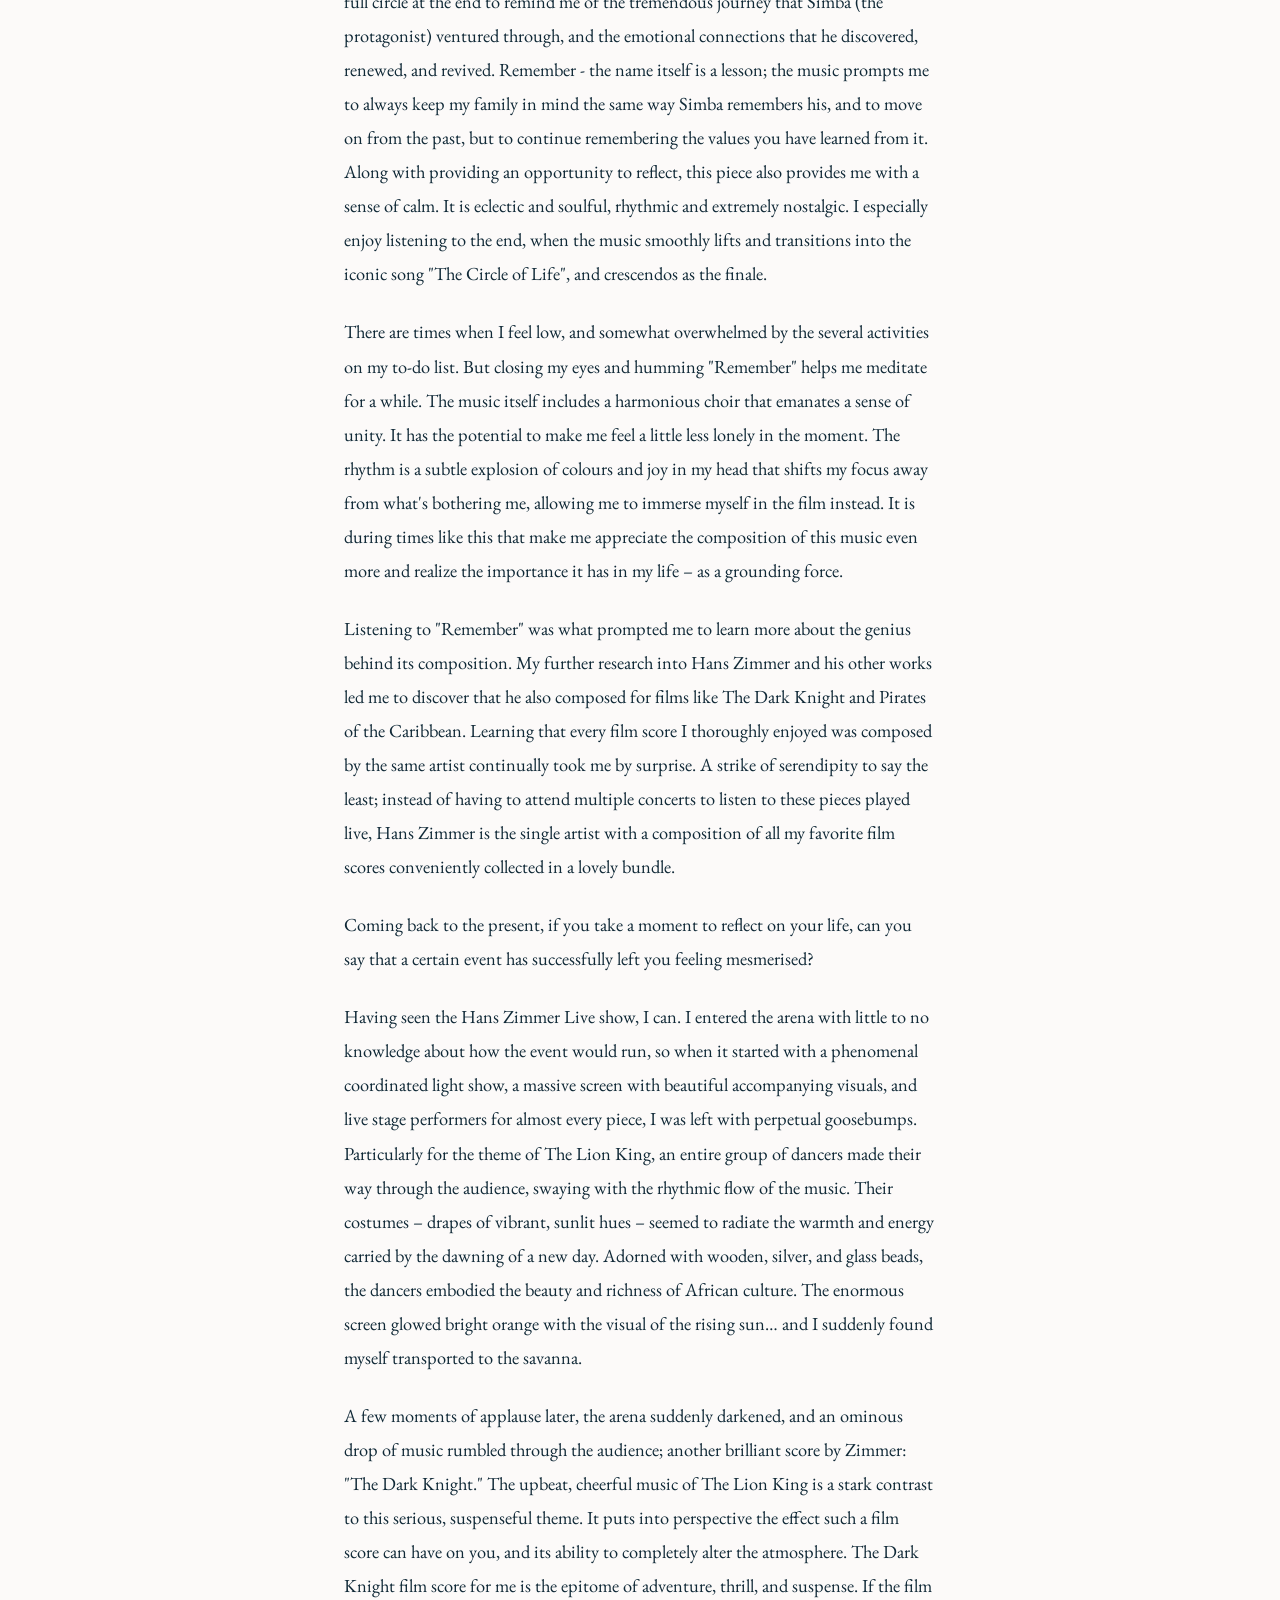
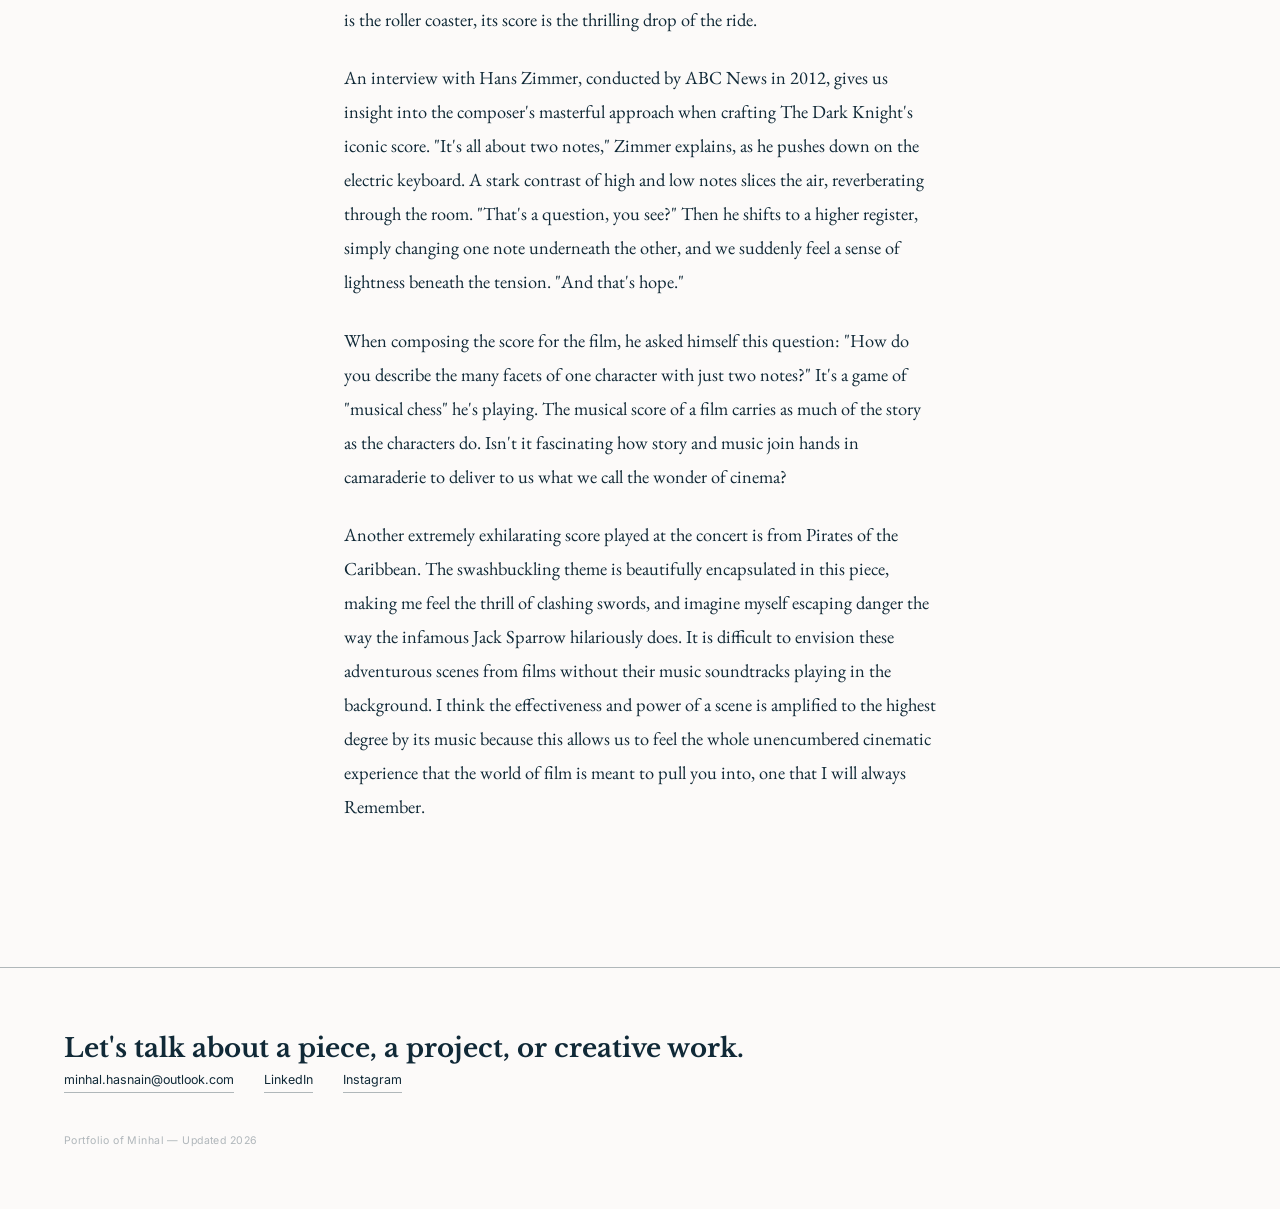
<file: essay-hans-zimmer.html>
<!DOCTYPE html>
<html lang="en">
<head>
<meta charset="UTF-8">
<meta name="viewport" content="width=device-width, initial-scale=1.0">
<title>The Sound of Film — Minhal</title>
<link rel="stylesheet" href="style.css">
<style>
  .essay-hero { padding: 130px 24px 0; text-align: center; }
  .essay-hero .label { margin-bottom: 14px; }
  .essay-hero h1 { font-size: clamp(2rem, 4.6vw, 3.2rem); font-weight: 700; max-width: 20ch; margin: 0 auto; }
  .essay-hero .date { font-family: 'Inter', sans-serif; font-size: 0.75rem; letter-spacing: 0.06em; color: var(--navy-soft); margin-top: 14px; }
  .essay-body { max-width: 640px; margin: 70px auto 0; padding: 0 24px 120px; }
  .essay-body p { font-family: 'EB Garamond', serif; font-size: 1.15rem; line-height: 1.85; margin-bottom: 24px; }
</style>
</head>
<body>

<a class="mark" href="index.html"><img src="images/signature.png" alt="Minhal — signature"></a>
<nav class="nav-desktop">
  <a class="nav-link" href="work.html">Campaigns</a>
  <a class="nav-link" href="writing.html">Writing</a>
  <a class="nav-link" href="art.html">Visual Art</a>
  <a class="nav-link" href="about.html">About</a>
  <a class="btn-resume" href="#">Résumé</a>
</nav>
<div class="nav-mobile-toggle" id="hamburger"><span></span></div>
<div class="mobile-menu" id="mobileMenu">
  <a class="mobile-link" href="work.html">Campaigns</a>
  <a class="mobile-link" href="writing.html">Writing</a>
  <a class="mobile-link" href="art.html">Visual Art</a>
  <a class="mobile-link" href="about.html">About</a>
  <a class="btn-resume" href="#">Résumé</a>
</div>

<div class="essay-hero">
  <div class="label">Personal Essay / Nonfiction</div>
  <h1 class="display">The Sound of Film: The Wondrous Impact of the Film Scores of Hans Zimmer</h1>
  <div class="date">September 2023 &middot; 9 min</div>
</div>

<div class="essay-body">
<p>Missing out on the opportunity to watch Hans Zimmer Live in one of the biggest arenas in Dubai would have been a tremendous tragedy. But I seized the opportunity the same way a starving lion would seize his share of meat: with ferocity. You may have picked up on the fact that I am a relatively spirited fan of Hans Zimmer. So what is it that I so fervently admire about him? To answer this, let's wind the clock back a few years…</p>

<p>Film scores: I wish I could say I had a clear progression regarding my budding interest in the subject, but I can't remember what it was that steered me toward this category of music instead of the contemporary rap songs I hear everyone listening to nowadays. I guess I can vaguely trace the origin of this interest in soundtrack music to the day I downloaded Spotify. Needless to say, the plethora of genres available, and scope to explore music on this app was extremely exciting. So eventually, after enough browsing around, I discovered the existence of the eminent music composer: Hans Zimmer.</p>

<p>Looking back, I wasn't very concerned with the composer himself (having no clue yet that my future interest in film would very strongly link back to him). What excited me was to see that one of his most played film scores was that of The Lion King. "The Lion King?!", I thought. "I love this soundtrack!" So, I browsed through various scores, each with unique names that effectively reflected the essence of the scene it was composed for. It is important to mention here that The Lion King is one of the childhood films that I watched and rewatched countless times only to appreciate the dialogue, story, and music tenfold. So, every time I clicked on one of the composed pieces by Zimmer titled things like, "I Was Just Trying to be Brave", or "Kings of the Past", I knew exactly what scene to envision from the movie. Among these, there is one specific composition that is very important to me: "Remember."</p>

<p>When I listen to this piece, I envision the culmination of the film. I find it to be a beautiful encapsulation of all the bits of music throughout the film, coming back full circle at the end to remind me of the tremendous journey that Simba (the protagonist) ventured through, and the emotional connections that he discovered, renewed, and revived. Remember - the name itself is a lesson; the music prompts me to always keep my family in mind the same way Simba remembers his, and to move on from the past, but to continue remembering the values you have learned from it. Along with providing an opportunity to reflect, this piece also provides me with a sense of calm. It is eclectic and soulful, rhythmic and extremely nostalgic. I especially enjoy listening to the end, when the music smoothly lifts and transitions into the iconic song "The Circle of Life", and crescendos as the finale.</p>

<p>There are times when I feel low, and somewhat overwhelmed by the several activities on my to-do list. But closing my eyes and humming "Remember" helps me meditate for a while. The music itself includes a harmonious choir that emanates a sense of unity. It has the potential to make me feel a little less lonely in the moment. The rhythm is a subtle explosion of colours and joy in my head that shifts my focus away from what's bothering me, allowing me to immerse myself in the film instead. It is during times like this that make me appreciate the composition of this music even more and realize the importance it has in my life – as a grounding force.</p>

<p>Listening to "Remember" was what prompted me to learn more about the genius behind its composition. My further research into Hans Zimmer and his other works led me to discover that he also composed for films like The Dark Knight and Pirates of the Caribbean. Learning that every film score I thoroughly enjoyed was composed by the same artist continually took me by surprise. A strike of serendipity to say the least; instead of having to attend multiple concerts to listen to these pieces played live, Hans Zimmer is the single artist with a composition of all my favorite film scores conveniently collected in a lovely bundle.</p>

<p>Coming back to the present, if you take a moment to reflect on your life, can you say that a certain event has successfully left you feeling mesmerised?</p>

<p>Having seen the Hans Zimmer Live show, I can. I entered the arena with little to no knowledge about how the event would run, so when it started with a phenomenal coordinated light show, a massive screen with beautiful accompanying visuals, and live stage performers for almost every piece, I was left with perpetual goosebumps. Particularly for the theme of The Lion King, an entire group of dancers made their way through the audience, swaying with the rhythmic flow of the music. Their costumes – drapes of vibrant, sunlit hues – seemed to radiate the warmth and energy carried by the dawning of a new day. Adorned with wooden, silver, and glass beads, the dancers embodied the beauty and richness of African culture. The enormous screen glowed bright orange with the visual of the rising sun… and I suddenly found myself transported to the savanna.</p>

<p>A few moments of applause later, the arena suddenly darkened, and an ominous drop of music rumbled through the audience; another brilliant score by Zimmer: "The Dark Knight." The upbeat, cheerful music of The Lion King is a stark contrast to this serious, suspenseful theme. It puts into perspective the effect such a film score can have on you, and its ability to completely alter the atmosphere. The Dark Knight film score for me is the epitome of adventure, thrill, and suspense. If the film is the roller coaster, its score is the thrilling drop of the ride.</p>

<p>An interview with Hans Zimmer, conducted by ABC News in 2012, gives us insight into the composer's masterful approach when crafting The Dark Knight's iconic score. "It's all about two notes," Zimmer explains, as he pushes down on the electric keyboard. A stark contrast of high and low notes slices the air, reverberating through the room. "That's a question, you see?" Then he shifts to a higher register, simply changing one note underneath the other, and we suddenly feel a sense of lightness beneath the tension. "And that's hope."</p>

<p>When composing the score for the film, he asked himself this question: "How do you describe the many facets of one character with just two notes?" It's a game of "musical chess" he's playing. The musical score of a film carries as much of the story as the characters do. Isn't it fascinating how story and music join hands in camaraderie to deliver to us what we call the wonder of cinema?</p>

<p>Another extremely exhilarating score played at the concert is from Pirates of the Caribbean. The swashbuckling theme is beautifully encapsulated in this piece, making me feel the thrill of clashing swords, and imagine myself escaping danger the way the infamous Jack Sparrow hilariously does. It is difficult to envision these adventurous scenes from films without their music soundtracks playing in the background. I think the effectiveness and power of a scene is amplified to the highest degree by its music because this allows us to feel the whole unencumbered cinematic experience that the world of film is meant to pull you into, one that I will always Remember.</p>
</div>

<footer id="contact">
  <div class="wrap">
    <h2 class="display">Let's talk about a piece, a project, or creative work.</h2>
        <div class="contact-row">
      <a href="mailto:minhal.hasnain@outlook.com">minhal.hasnain@outlook.com</a>
      <a href="https://www.linkedin.com/in/minhal-hasnain-a8464b2b0/" target="_blank" rel="noopener">LinkedIn</a>
      <a href="https://www.instagram.com/spilling.ink.mh/" target="_blank" rel="noopener">Instagram</a>
    </div>
    <div class="fine-print">Portfolio of Minhal — Updated 2026</div>
  </div>
</footer>

<script>
    const hamburger = document.getElementById('hamburger');
  const mobileMenu = document.getElementById('mobileMenu');
  hamburger.addEventListener('click', () => { hamburger.classList.toggle('open'); mobileMenu.classList.toggle('open'); });
  document.querySelectorAll('.mobile-menu a').forEach(a => {
    a.addEventListener('click', () => { hamburger.classList.remove('open'); mobileMenu.classList.remove('open'); });
  });
</script>
</body>
</html>
</file>
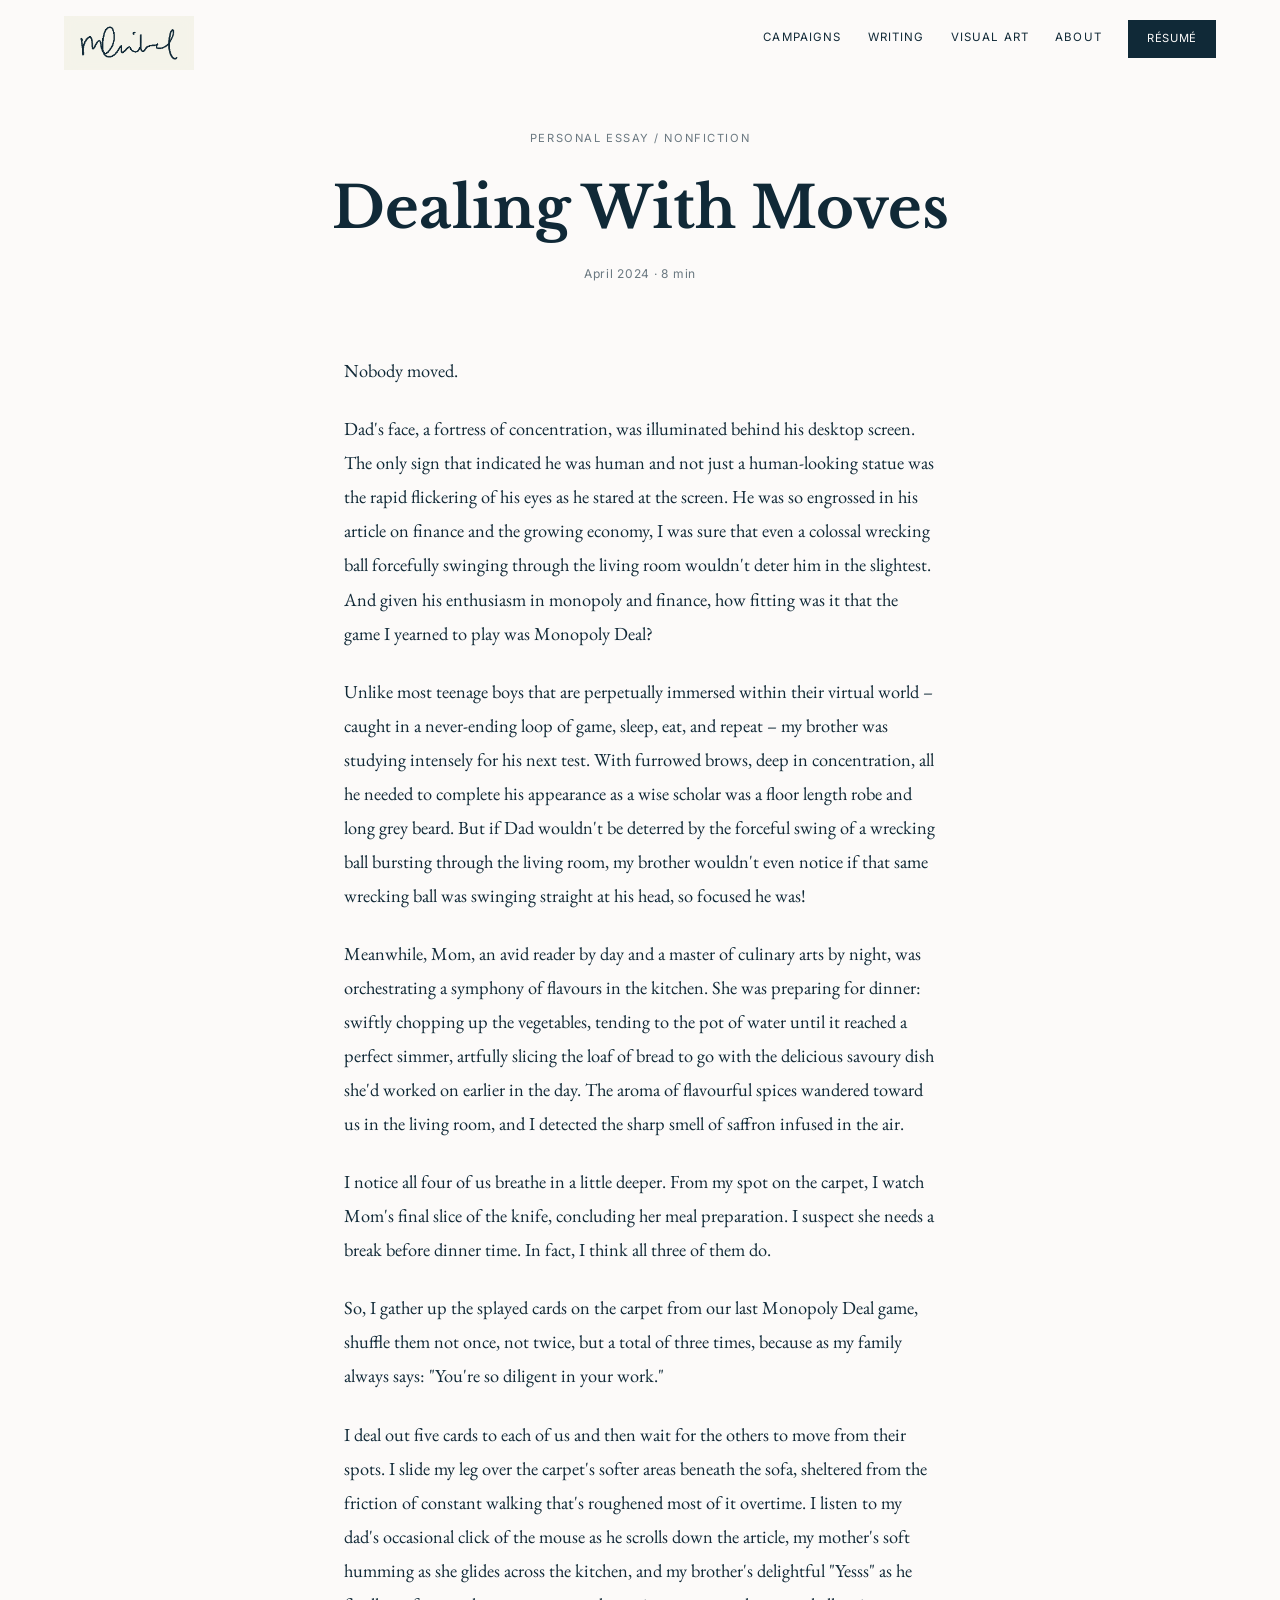
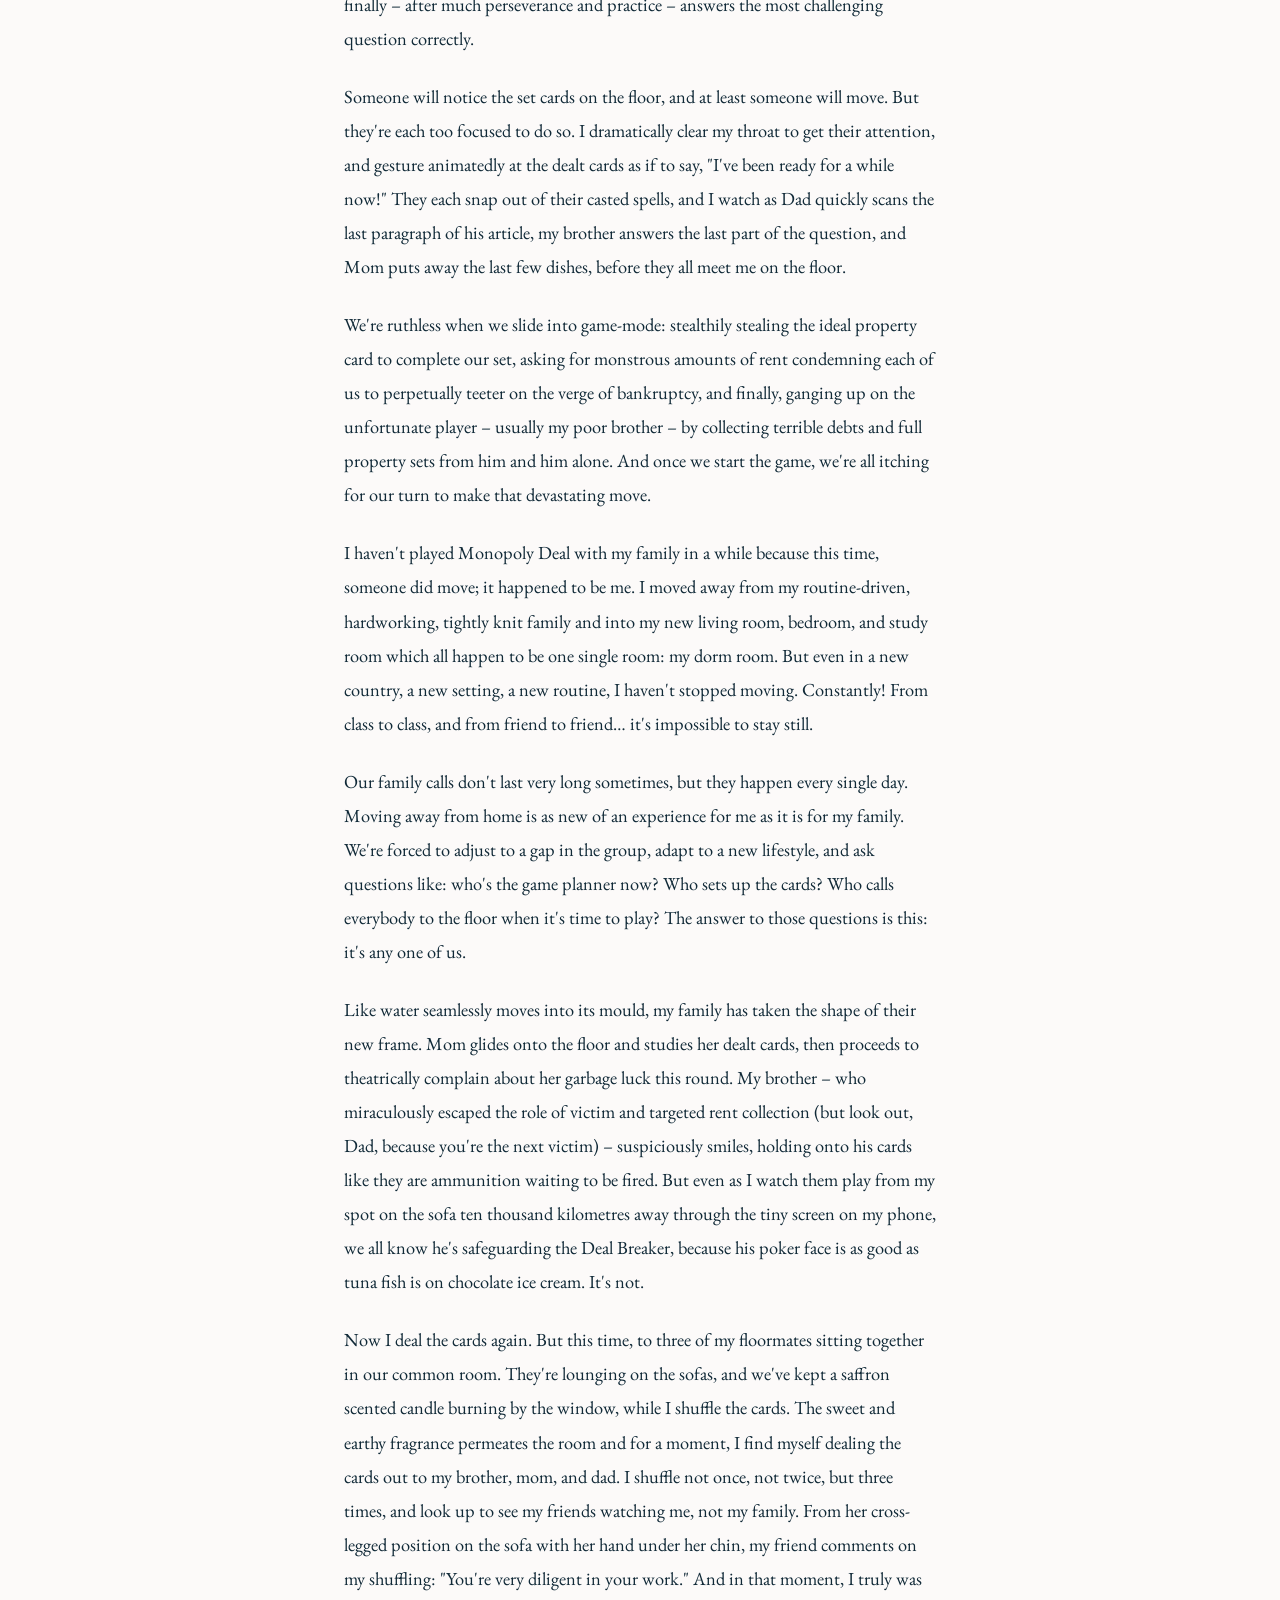
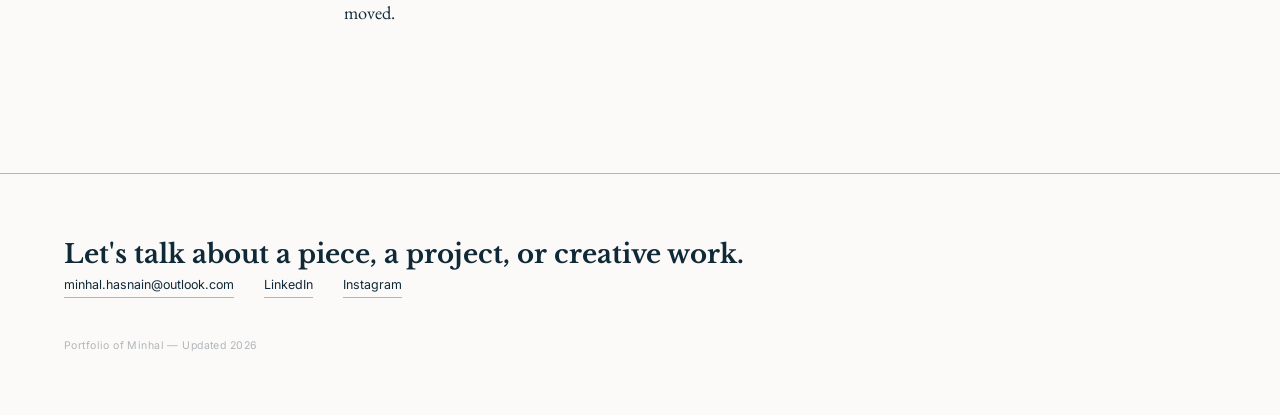
<file: essay-moves.html>
<!DOCTYPE html>
<html lang="en">
<head>
<meta charset="UTF-8">
<meta name="viewport" content="width=device-width, initial-scale=1.0">
<title>Dealing With Moves — Minhal</title>
<link rel="stylesheet" href="style.css">
<style>
  .essay-hero { padding: 130px 24px 0; text-align: center; }
  .essay-hero .label { margin-bottom: 14px; }
  .essay-hero h1 { font-size: clamp(2.2rem, 5vw, 3.6rem); font-weight: 700; }
  .essay-hero .date { font-family: 'Inter', sans-serif; font-size: 0.75rem; letter-spacing: 0.06em; color: var(--navy-soft); margin-top: 10px; }
  .essay-body { max-width: 640px; margin: 70px auto 0; padding: 0 24px 120px; }
  .essay-body p { font-family: 'EB Garamond', serif; font-size: 1.15rem; line-height: 1.85; margin-bottom: 24px; }
</style>
</head>
<body>

<a class="mark" href="index.html"><img src="images/signature.png" alt="Minhal — signature"></a>
<nav class="nav-desktop">
  <a class="nav-link" href="work.html">Campaigns</a>
  <a class="nav-link" href="writing.html">Writing</a>
  <a class="nav-link" href="art.html">Visual Art</a>
  <a class="nav-link" href="about.html">About</a>
  <a class="btn-resume" href="#">Résumé</a>
</nav>
<div class="nav-mobile-toggle" id="hamburger"><span></span></div>
<div class="mobile-menu" id="mobileMenu">
  <a class="mobile-link" href="work.html">Campaigns</a>
  <a class="mobile-link" href="writing.html">Writing</a>
  <a class="mobile-link" href="art.html">Visual Art</a>
  <a class="mobile-link" href="about.html">About</a>
  <a class="btn-resume" href="#">Résumé</a>
</div>

<div class="essay-hero">
  <div class="label">Personal Essay / Nonfiction</div>
  <h1 class="display">Dealing With Moves</h1>
  <div class="date">April 2024 &middot; 8 min</div>
</div>

<div class="essay-body">
<p>Nobody moved.</p>

<p>Dad's face, a fortress of concentration, was illuminated behind his desktop screen. The only sign that indicated he was human and not just a human-looking statue was the rapid flickering of his eyes as he stared at the screen. He was so engrossed in his article on finance and the growing economy, I was sure that even a colossal wrecking ball forcefully swinging through the living room wouldn't deter him in the slightest. And given his enthusiasm in monopoly and finance, how fitting was it that the game I yearned to play was Monopoly Deal?</p>

<p>Unlike most teenage boys that are perpetually immersed within their virtual world – caught in a never-ending loop of game, sleep, eat, and repeat – my brother was studying intensely for his next test. With furrowed brows, deep in concentration, all he needed to complete his appearance as a wise scholar was a floor length robe and long grey beard. But if Dad wouldn't be deterred by the forceful swing of a wrecking ball bursting through the living room, my brother wouldn't even notice if that same wrecking ball was swinging straight at his head, so focused he was!</p>

<p>Meanwhile, Mom, an avid reader by day and a master of culinary arts by night, was orchestrating a symphony of flavours in the kitchen. She was preparing for dinner: swiftly chopping up the vegetables, tending to the pot of water until it reached a perfect simmer, artfully slicing the loaf of bread to go with the delicious savoury dish she'd worked on earlier in the day. The aroma of flavourful spices wandered toward us in the living room, and I detected the sharp smell of saffron infused in the air.</p>

<p>I notice all four of us breathe in a little deeper. From my spot on the carpet, I watch Mom's final slice of the knife, concluding her meal preparation. I suspect she needs a break before dinner time. In fact, I think all three of them do.</p>

<p>So, I gather up the splayed cards on the carpet from our last Monopoly Deal game, shuffle them not once, not twice, but a total of three times, because as my family always says: "You're so diligent in your work."</p>

<p>I deal out five cards to each of us and then wait for the others to move from their spots. I slide my leg over the carpet's softer areas beneath the sofa, sheltered from the friction of constant walking that's roughened most of it overtime. I listen to my dad's occasional click of the mouse as he scrolls down the article, my mother's soft humming as she glides across the kitchen, and my brother's delightful "Yesss" as he finally – after much perseverance and practice – answers the most challenging question correctly.</p>

<p>Someone will notice the set cards on the floor, and at least someone will move. But they're each too focused to do so. I dramatically clear my throat to get their attention, and gesture animatedly at the dealt cards as if to say, "I've been ready for a while now!" They each snap out of their casted spells, and I watch as Dad quickly scans the last paragraph of his article, my brother answers the last part of the question, and Mom puts away the last few dishes, before they all meet me on the floor.</p>

<p>We're ruthless when we slide into game-mode: stealthily stealing the ideal property card to complete our set, asking for monstrous amounts of rent condemning each of us to perpetually teeter on the verge of bankruptcy, and finally, ganging up on the unfortunate player – usually my poor brother – by collecting terrible debts and full property sets from him and him alone. And once we start the game, we're all itching for our turn to make that devastating move.</p>

<p>I haven't played Monopoly Deal with my family in a while because this time, someone did move; it happened to be me. I moved away from my routine-driven, hardworking, tightly knit family and into my new living room, bedroom, and study room which all happen to be one single room: my dorm room. But even in a new country, a new setting, a new routine, I haven't stopped moving. Constantly! From class to class, and from friend to friend… it's impossible to stay still.</p>

<p>Our family calls don't last very long sometimes, but they happen every single day. Moving away from home is as new of an experience for me as it is for my family. We're forced to adjust to a gap in the group, adapt to a new lifestyle, and ask questions like: who's the game planner now? Who sets up the cards? Who calls everybody to the floor when it's time to play? The answer to those questions is this: it's any one of us.</p>

<p>Like water seamlessly moves into its mould, my family has taken the shape of their new frame. Mom glides onto the floor and studies her dealt cards, then proceeds to theatrically complain about her garbage luck this round. My brother – who miraculously escaped the role of victim and targeted rent collection (but look out, Dad, because you're the next victim) – suspiciously smiles, holding onto his cards like they are ammunition waiting to be fired. But even as I watch them play from my spot on the sofa ten thousand kilometres away through the tiny screen on my phone, we all know he's safeguarding the Deal Breaker, because his poker face is as good as tuna fish is on chocolate ice cream. It's not.</p>

<p>Now I deal the cards again. But this time, to three of my floormates sitting together in our common room. They're lounging on the sofas, and we've kept a saffron scented candle burning by the window, while I shuffle the cards. The sweet and earthy fragrance permeates the room and for a moment, I find myself dealing the cards out to my brother, mom, and dad. I shuffle not once, not twice, but three times, and look up to see my friends watching me, not my family. From her cross-legged position on the sofa with her hand under her chin, my friend comments on my shuffling: "You're very diligent in your work." And in that moment, I truly was moved.</p>
</div>

<footer id="contact">
  <div class="wrap">
    <h2 class="display">Let's talk about a piece, a project, or creative work.</h2>
        <div class="contact-row">
      <a href="mailto:minhal.hasnain@outlook.com">minhal.hasnain@outlook.com</a>
      <a href="https://www.linkedin.com/in/minhal-hasnain-a8464b2b0/" target="_blank" rel="noopener">LinkedIn</a>
      <a href="https://www.instagram.com/spilling.ink.mh/" target="_blank" rel="noopener">Instagram</a>
    </div>
    <div class="fine-print">Portfolio of Minhal — Updated 2026</div>
  </div>
</footer>

<script>
    const hamburger = document.getElementById('hamburger');
  const mobileMenu = document.getElementById('mobileMenu');
  hamburger.addEventListener('click', () => { hamburger.classList.toggle('open'); mobileMenu.classList.toggle('open'); });
  document.querySelectorAll('.mobile-menu a').forEach(a => {
    a.addEventListener('click', () => { hamburger.classList.remove('open'); mobileMenu.classList.remove('open'); });
  });
</script>
</body>
</html>
</file>
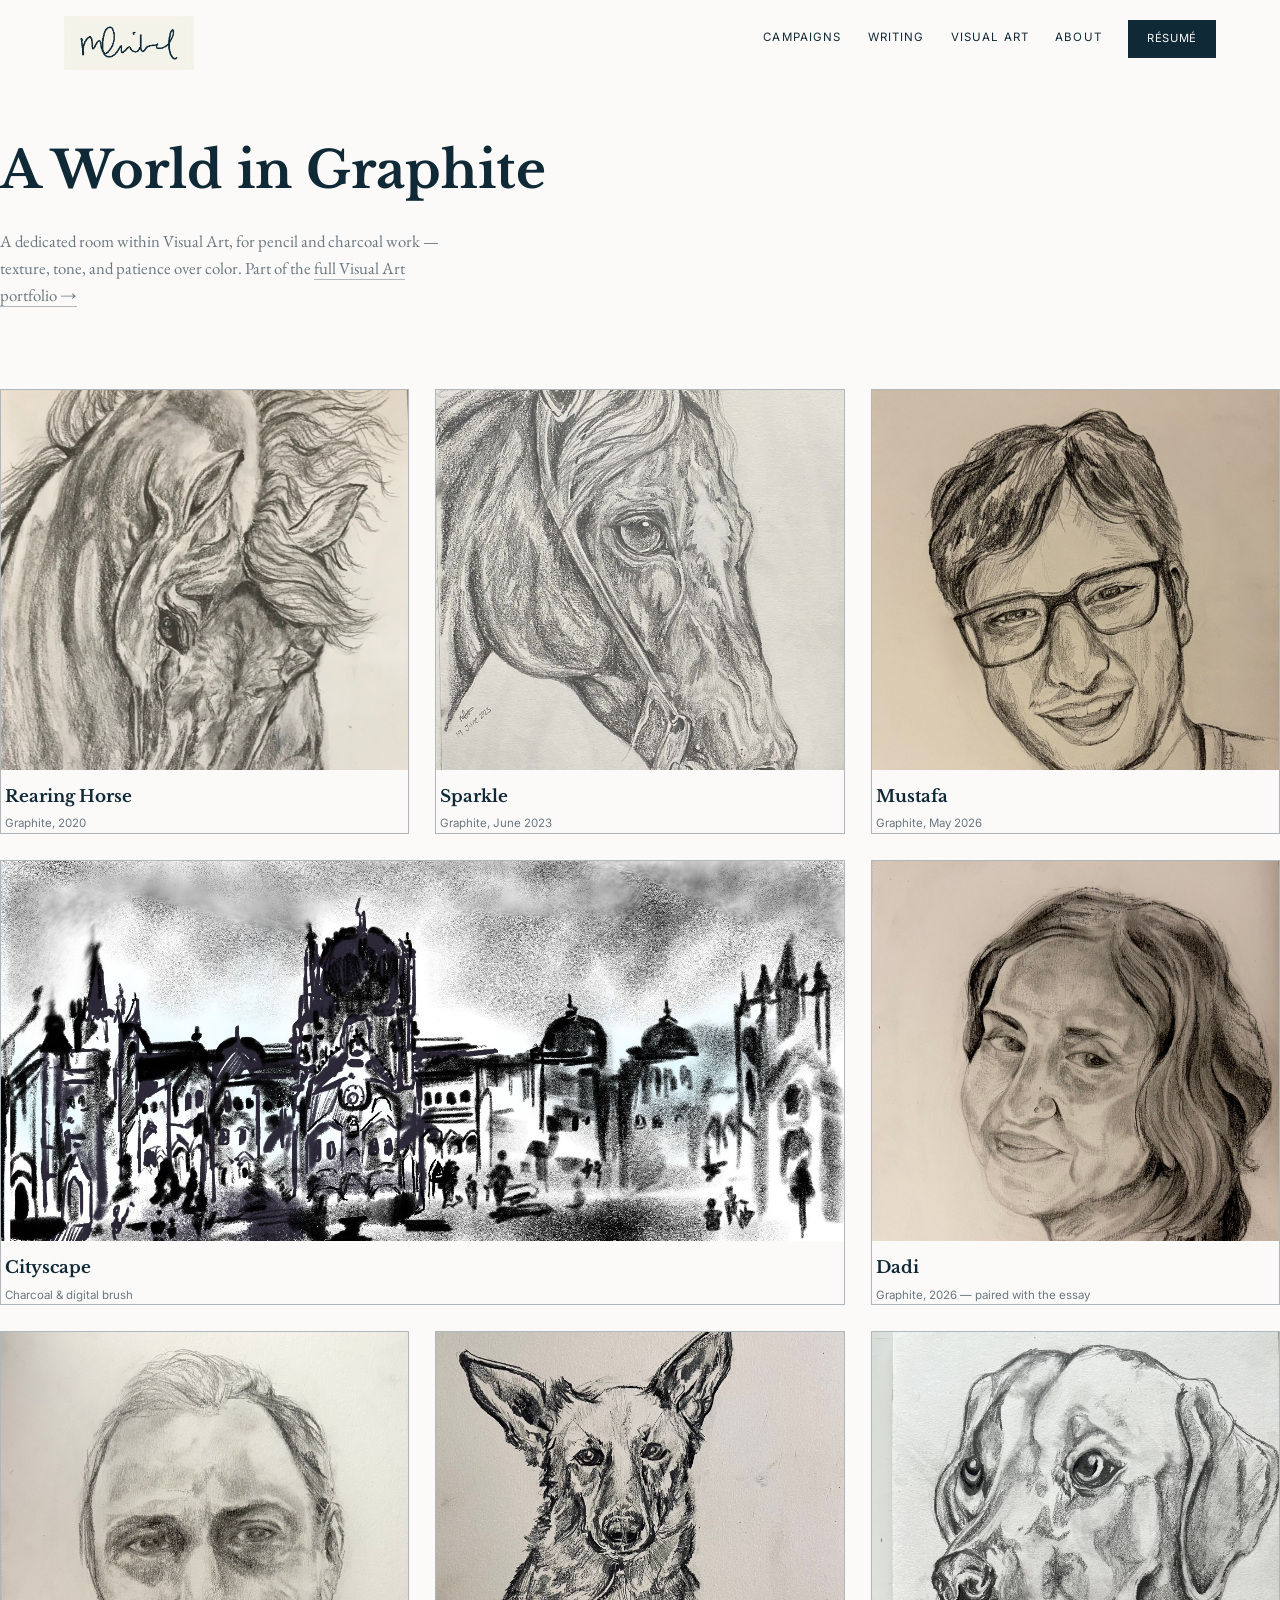
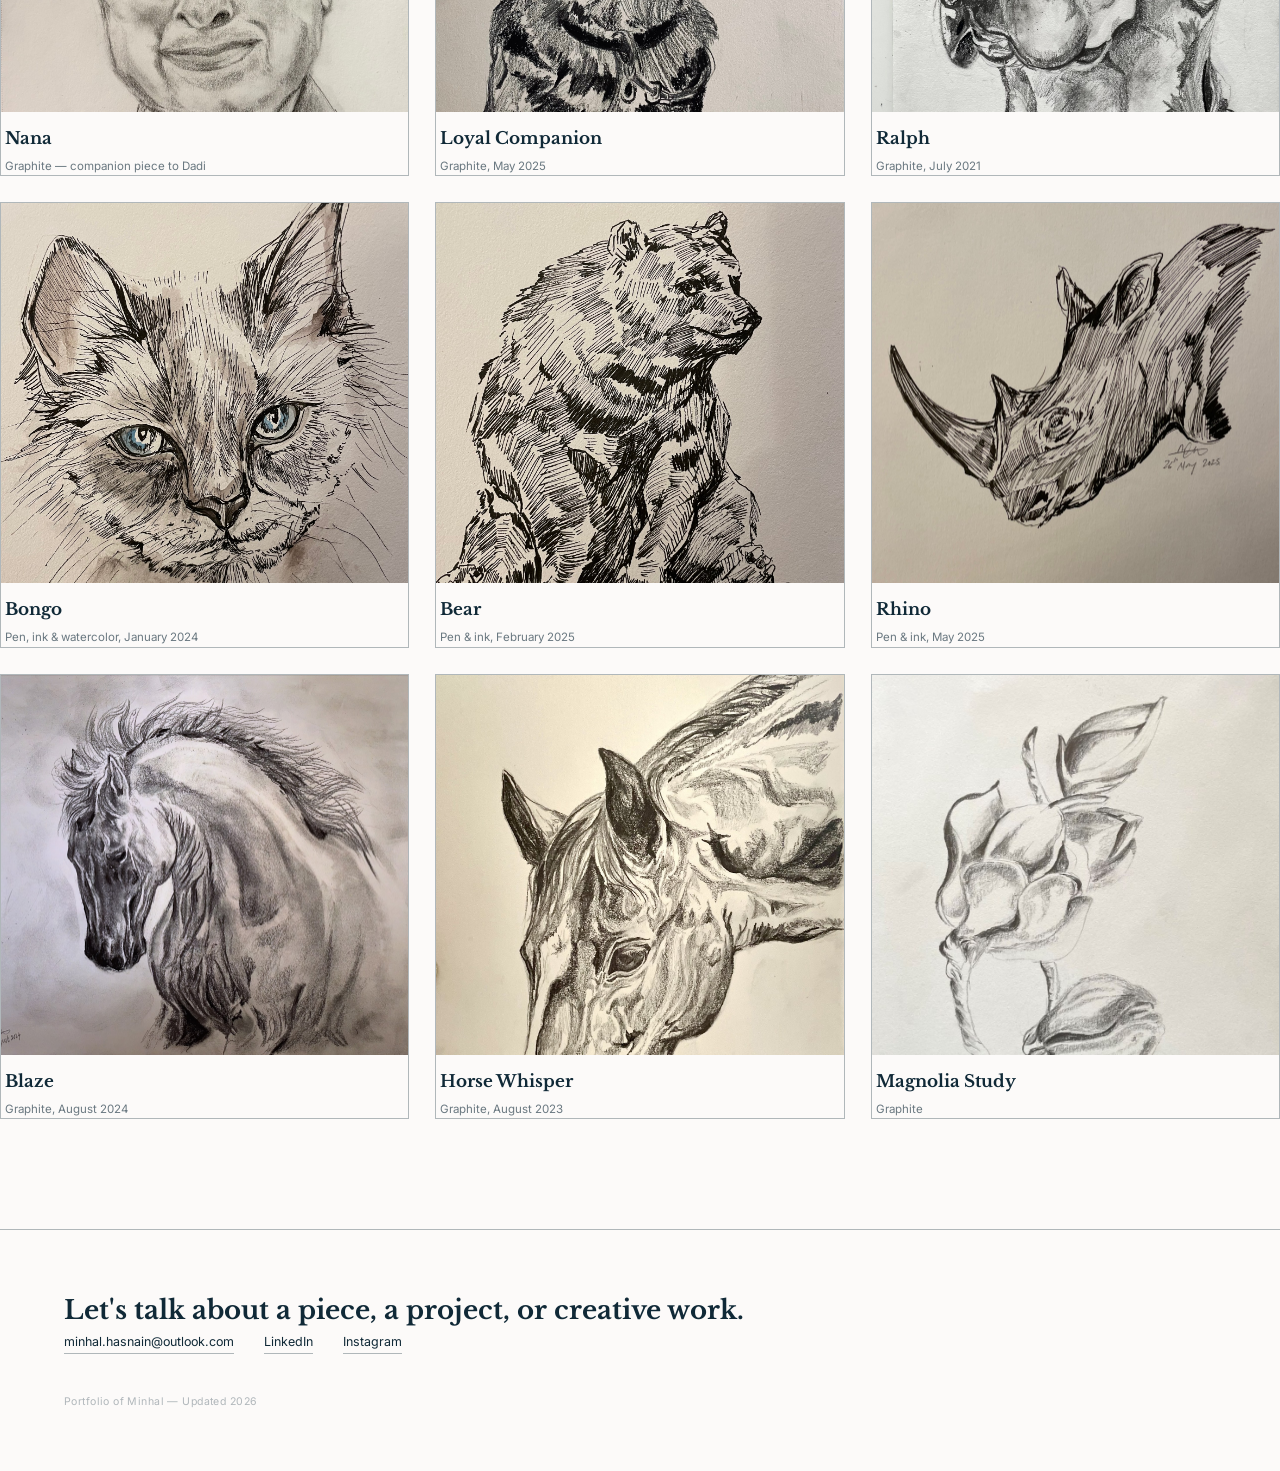
<file: graphite.html>
<!DOCTYPE html>
<html lang="en">
<head>
<meta charset="UTF-8">
<meta name="viewport" content="width=device-width, initial-scale=1.0">
<title>A World in Graphite — Minhal</title>
<link rel="stylesheet" href="style.css">
<style>
  .page-hero { padding: 130px 0 20px; }
  .page-hero h1 { font-size: clamp(2rem, 4.5vw, 3.2rem); font-weight: 700; max-width: 18ch; }
  .page-hero p { font-family: 'EB Garamond', serif; font-size: 1.05rem; color: var(--navy-soft); max-width: 55ch; margin-top: 16px; }
  .full-grid { display: grid; grid-template-columns: repeat(3, 1fr); gap: 26px; padding: 60px 0 110px; }
  .full-card { border: 1px solid var(--navy-faint); display: block; transition: opacity 0.25s ease; }
  .full-card:hover { opacity: 0.85; }
  .full-card.wide { grid-column: span 2; }
  .full-img { height: 380px; position: relative; overflow: hidden; background: var(--grey); }
  .full-card.wide .full-img { height: 380px; }
  .full-img img { width: 100%; height: 100%; object-fit: cover; }
  .full-caption { padding: 14px 4px 0; }
  .full-caption .t { font-family:'Libre Baskerville', serif; font-size: 1.05rem; font-weight: 700; }
  .full-caption .m { font-family:'Inter', sans-serif; font-size: 0.72rem; color: var(--navy-soft); margin-top: 4px; }
  .empty-slot { border: 1px dashed var(--navy-faint); height: 380px; display: flex; align-items: center; justify-content: center; font-family:'Inter',sans-serif; font-size: 0.68rem; letter-spacing: 0.06em; text-transform: uppercase; color: var(--navy-faint); text-align: center; padding: 20px; }
  @media (max-width: 860px) {
    .full-grid { grid-template-columns: 1fr 1fr; }
    .full-card.wide { grid-column: span 2; }
  }
  @media (max-width: 480px) {
    .full-grid { grid-template-columns: 1fr; }
    .full-card.wide { grid-column: span 1; }
  }
</style>
</head>
<body>

<a class="mark" href="index.html"><img src="images/signature.png" alt="Minhal — signature"></a>
<nav class="nav-desktop">
  <a class="nav-link" href="work.html">Campaigns</a>
  <a class="nav-link" href="writing.html">Writing</a>
  <a class="nav-link" href="art.html">Visual Art</a>
  <a class="nav-link" href="about.html">About</a>
  <a class="btn-resume" href="#">Résumé</a>
</nav>
<div class="nav-mobile-toggle" id="hamburger"><span></span></div>
<div class="mobile-menu" id="mobileMenu">
  <a class="mobile-link" href="work.html">Campaigns</a>
  <a class="mobile-link" href="writing.html">Writing</a>
  <a class="mobile-link" href="art.html">Visual Art</a>
  <a class="mobile-link" href="about.html">About</a>
  <a class="btn-resume" href="#">Résumé</a>
</div>

<div class="wrap page-hero">
  <h1 class="display">A World in Graphite</h1>
  <p>A dedicated room within Visual Art, for pencil and charcoal work — texture, tone, and patience over color. Part of the <a href="art.html" style="border-bottom:1px solid var(--navy-faint);">full Visual Art portfolio →</a></p>
</div>

<!--
  HOW TO EDIT: titles below (the .t divs) are working titles —
  edit the text directly to swap in your real titles. Dates are
  taken from the signatures on each piece; adjust if needed.
-->
<div class="wrap full-grid">
  <a class="full-card" href="images/rearing-horse.jpg" target="_blank">
    <div class="full-img"><img src="images/rearing-horse.jpg" alt="Rearing Horse — graphite drawing" style="object-position:center 15%;"></div>
    <div class="full-caption"><div class="t">Rearing Horse</div><div class="m">Graphite, 2020</div></div>
  </a>
  <a class="full-card" href="images/graphite-collection/graphite-horse-eye-2023.jpg" target="_blank">
    <div class="full-img"><img src="images/graphite-collection/graphite-horse-eye-2023.jpg" alt="Graphite study of a horse's eye and bridle" style="object-position:center 30%;"></div>
    <div class="full-caption"><div class="t">Sparkle</div><div class="m">Graphite, June 2023</div></div>
  </a>
  <a class="full-card" href="images/mustafa-portrait.jpg" target="_blank">
    <div class="full-img"><img src="images/mustafa-portrait.jpg" alt="Graphite portrait of Mustafa" style="object-position:center 15%;"></div>
    <div class="full-caption"><div class="t">Mustafa</div><div class="m">Graphite, May 2026</div></div>
  </a>

  <a class="full-card wide" href="images/graphite-collection/graphite-cityscape-charcoal.jpg" target="_blank">
    <div class="full-img"><img src="images/graphite-collection/graphite-cityscape-charcoal.jpg" alt="Charcoal cityscape of domed and spired buildings along a street"></div>
    <div class="full-caption"><div class="t">Cityscape</div><div class="m">Charcoal &amp; digital brush</div></div>
  </a>
  <a class="full-card" href="essay-dadi.html">
    <div class="full-img"><img src="images/dadi-portrait.jpg" alt="Dadi — graphite portrait" style="object-position:center 12%;"></div>
    <div class="full-caption"><div class="t">Dadi</div><div class="m">Graphite, 2026 — paired with the essay</div></div>
  </a>

  <a class="full-card" href="images/graphite-collection/graphite-nana-portrait.jpg" target="_blank">
    <div class="full-img"><img src="images/graphite-collection/graphite-nana-portrait.jpg" alt="Graphite portrait of Nana" style="object-position:center 15%;"></div>
    <div class="full-caption"><div class="t">Nana</div><div class="m">Graphite — companion piece to Dadi</div></div>
  </a>
  <a class="full-card" href="images/graphite-collection/graphite-shepherd-dog-2025.jpg" target="_blank">
    <div class="full-img"><img src="images/graphite-collection/graphite-shepherd-dog-2025.jpg" alt="Graphite portrait of a German Shepherd" style="object-position:center 15%;"></div>
    <div class="full-caption"><div class="t">Loyal Companion</div><div class="m">Graphite, May 2025</div></div>
  </a>
  <a class="full-card" href="images/graphite-collection/graphite-dog-floppy-2021.jpg" target="_blank">
    <div class="full-img"><img src="images/graphite-collection/graphite-dog-floppy-2021.jpg" alt="Graphite portrait of a floppy-eared dog" style="object-position:center 20%;"></div>
    <div class="full-caption"><div class="t">Ralph</div><div class="m">Graphite, July 2021</div></div>
  </a>

  <a class="full-card" href="images/graphite-collection/graphite-cat-2024.jpg" target="_blank">
    <div class="full-img"><img src="images/graphite-collection/graphite-cat-2024.jpg" alt="Pen, ink, and watercolor study of a blue-eyed cat" style="object-position:center 20%;"></div>
    <div class="full-caption"><div class="t">Bongo</div><div class="m">Pen, ink &amp; watercolor, January 2024</div></div>
  </a>
  <a class="full-card" href="images/graphite-collection/graphite-bear-2025.jpg" target="_blank">
    <div class="full-img"><img src="images/graphite-collection/graphite-bear-2025.jpg" alt="Pen and ink drawing of a bear"></div>
    <div class="full-caption"><div class="t">Bear</div><div class="m">Pen &amp; ink, February 2025</div></div>
  </a>
  <a class="full-card" href="images/graphite-collection/graphite-rhino-2025.jpg" target="_blank">
    <div class="full-img"><img src="images/graphite-collection/graphite-rhino-2025.jpg" alt="Pen and ink drawing of a rhino's head"></div>
    <div class="full-caption"><div class="t">Rhino</div><div class="m">Pen &amp; ink, May 2025</div></div>
  </a>

  <a class="full-card" href="images/graphite-collection/graphite-horse-mane-2024.jpg" target="_blank">
    <div class="full-img"><img src="images/graphite-collection/graphite-horse-mane-2024.jpg" alt="Graphite drawing of a horse's head and mane" style="object-position:center 25%;"></div>
    <div class="full-caption"><div class="t">Blaze</div><div class="m">Graphite, August 2024</div></div>
  </a>
  <a class="full-card" href="images/graphite-collection/graphite-horse-ear-2023.jpg" target="_blank">
    <div class="full-img"><img src="images/graphite-collection/graphite-horse-ear-2023.jpg" alt="Graphite drawing of a horse's head, ears and mane" style="object-position:center 20%;"></div>
    <div class="full-caption"><div class="t">Horse Whisper</div><div class="m">Graphite, August 2023</div></div>
  </a>
  <a class="full-card" href="images/graphite-collection/graphite-magnolia-pod.jpg" target="_blank">
    <div class="full-img"><img src="images/graphite-collection/graphite-magnolia-pod.jpg" alt="Graphite botanical study of a magnolia seed pod" style="object-position:center 15%;"></div>
    <div class="full-caption"><div class="t">Magnolia Study</div><div class="m">Graphite</div></div>
  </a>
</div>

<footer id="contact">
  <div class="wrap">
    <h2 class="display">Let's talk about a piece, a project, or creative work.</h2>
        <div class="contact-row">
      <a href="mailto:minhal.hasnain@outlook.com">minhal.hasnain@outlook.com</a>
      <a href="https://www.linkedin.com/in/minhal-hasnain-a8464b2b0/" target="_blank" rel="noopener">LinkedIn</a>
      <a href="https://www.instagram.com/spilling.ink.mh/" target="_blank" rel="noopener">Instagram</a>
    </div>
    <div class="fine-print">Portfolio of Minhal — Updated 2026</div>
  </div>
</footer>

<script>
    const hamburger = document.getElementById('hamburger');
  const mobileMenu = document.getElementById('mobileMenu');
  hamburger.addEventListener('click', () => { hamburger.classList.toggle('open'); mobileMenu.classList.toggle('open'); });
  document.querySelectorAll('.mobile-menu a').forEach(a => {
    a.addEventListener('click', () => { hamburger.classList.remove('open'); mobileMenu.classList.remove('open'); });
  });
</script>
</body>
</html>
</file>
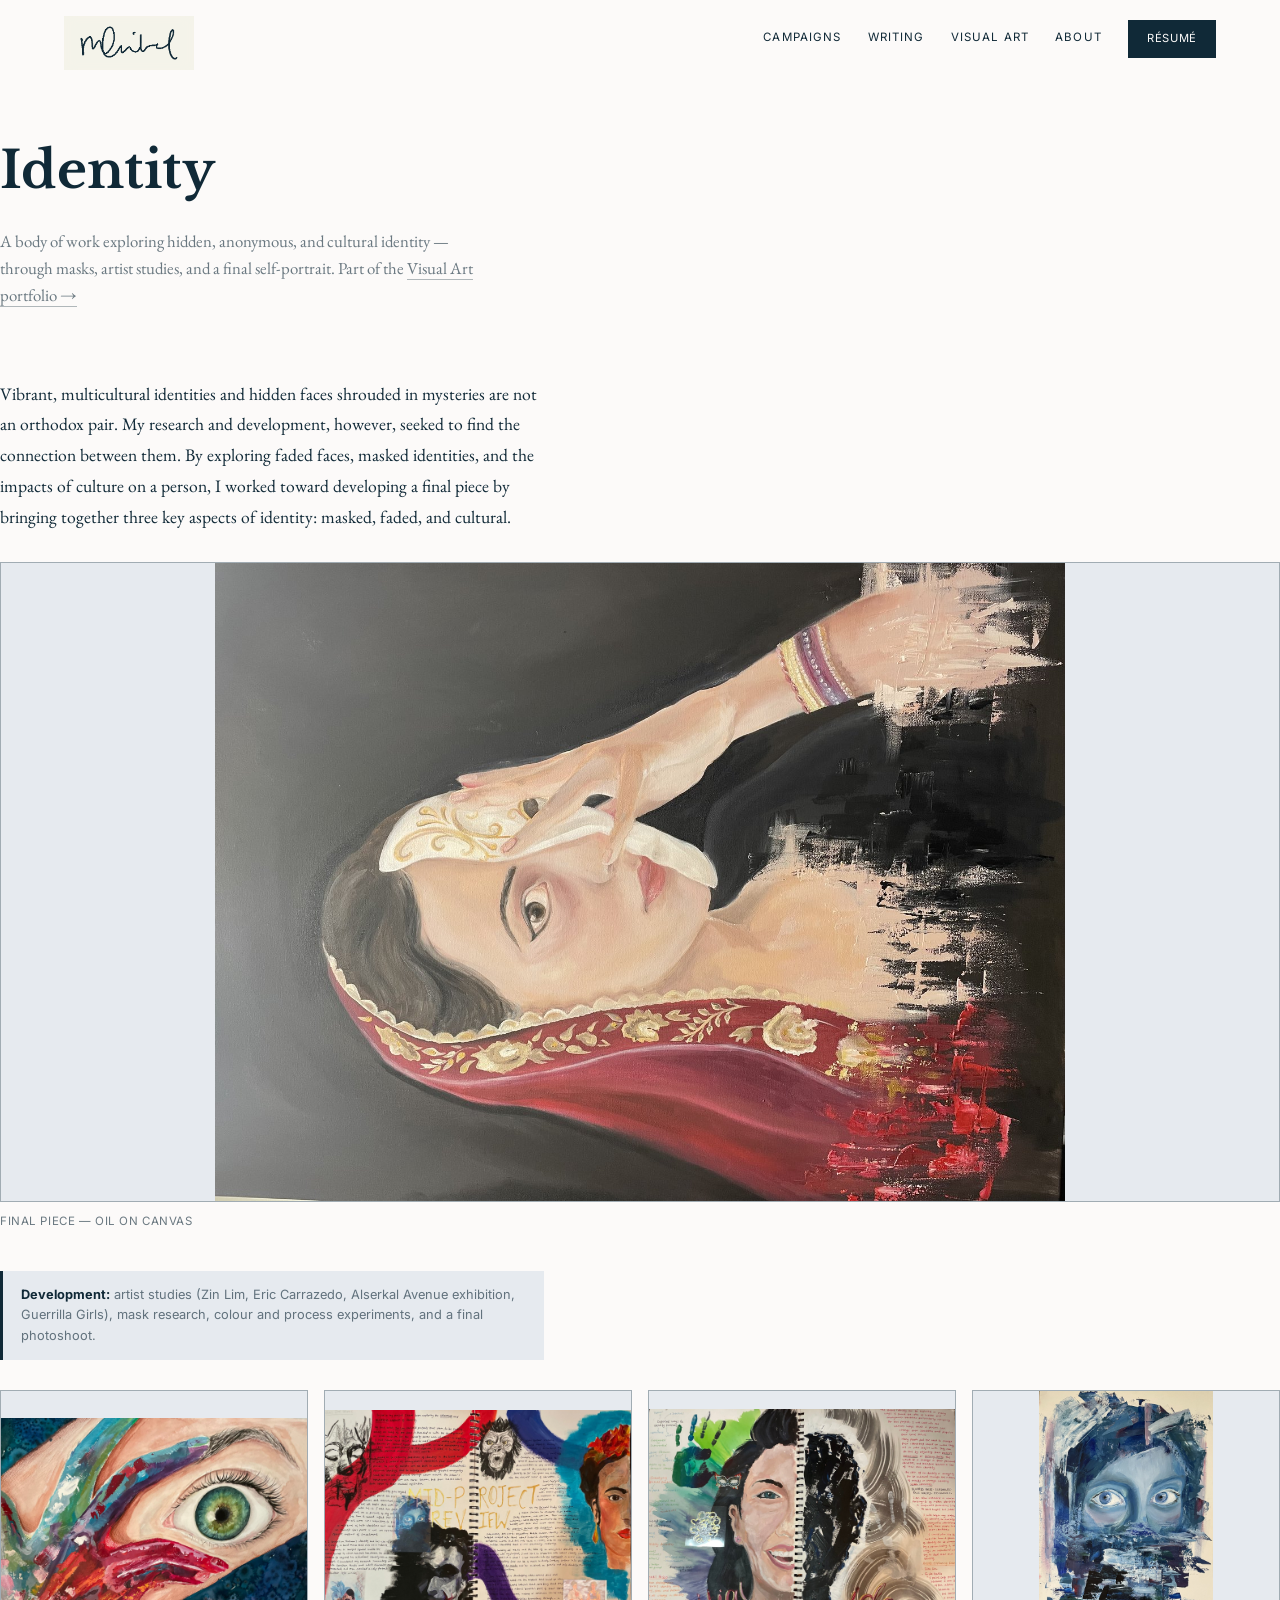
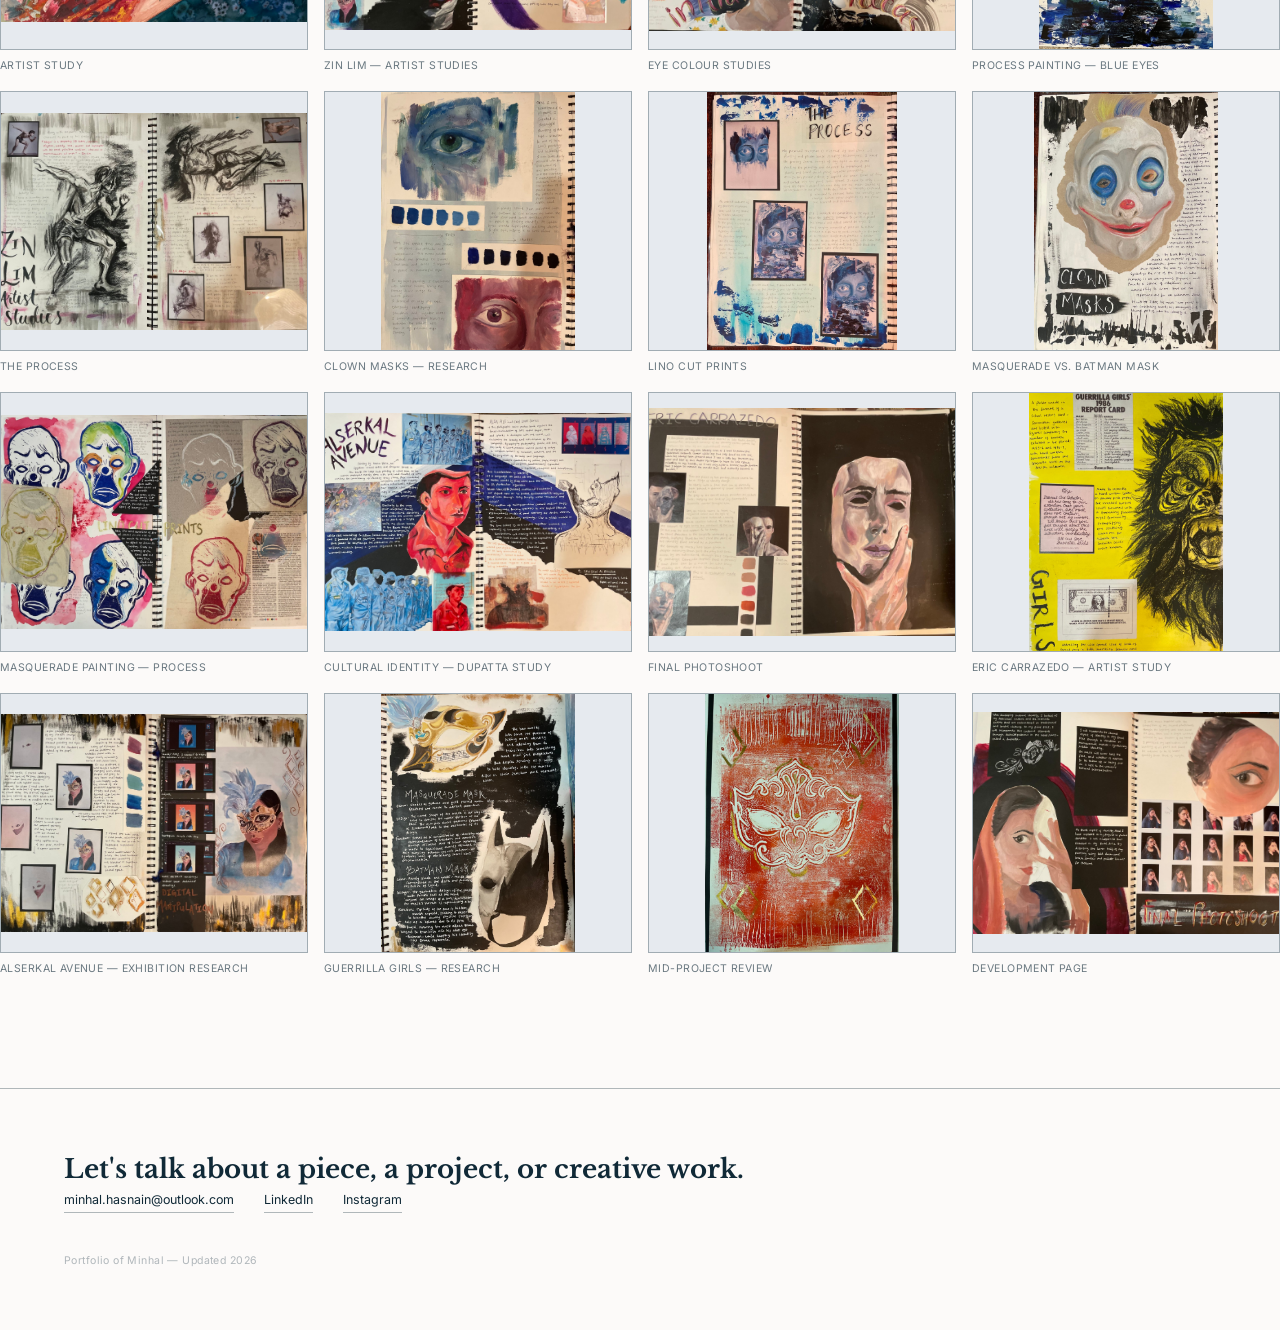
<file: identity.html>
<!DOCTYPE html>
<html lang="en">
<head>
<meta charset="UTF-8">
<meta name="viewport" content="width=device-width, initial-scale=1.0">
<title>Identity — Minhal</title>
<link rel="stylesheet" href="style.css">

<!--
  HOW TO EDIT: figcaptions under each development image are
  placeholders — edit the text between <figcaption> and
  </figcaption> to add your real titles. The case-desc paragraph
  near the top is also a placeholder for your own project statement.
-->

<style>
  .page-hero { padding: 130px 0 20px; }
  .page-hero h1 { font-size: clamp(2rem, 4.5vw, 3.2rem); font-weight: 700; }
  .page-hero p { font-family: 'EB Garamond', serif; font-size: 1.05rem; color: var(--navy-soft); max-width: 60ch; margin-top: 16px; }

  .case { padding: 50px 0 110px; }
  .case-desc { font-family: 'EB Garamond', serif; font-size: 1.1rem; line-height: 1.75; max-width: 68ch; margin-bottom: 10px; }
  .final-piece-wrap { margin: 30px 0 40px; }
  .final-piece-wrap img { width: 100%; max-height: 640px; object-fit: contain; background: var(--grey); border: 1px solid var(--navy-faint); display: block; }
  .final-piece-caption { font-family: 'Inter', sans-serif; font-size: 0.72rem; letter-spacing: 0.05em; text-transform: uppercase; color: var(--navy-soft); margin-top: 10px; }

  .process-note { background: var(--grey); border-left: 3px solid var(--navy); padding: 14px 18px; margin: 20px 0 30px; font-family: 'Inter', sans-serif; font-size: 0.8rem; color: var(--navy-soft); line-height: 1.6; max-width: 68ch; }
  .process-note strong { color: var(--navy); }

  .case-gallery { display: grid; grid-template-columns: repeat(4, 1fr); gap: 16px; }
  .case-gallery img { width: 100%; height: 260px; object-fit: contain; background: var(--grey); border: 1px solid var(--navy-faint); display: block; }
  .case-gallery figure { margin: 0; }
  .case-gallery figcaption { font-family: 'Inter', sans-serif; font-size: 0.66rem; letter-spacing: 0.04em; text-transform: uppercase; color: var(--navy-soft); margin-top: 8px; }

  @media (max-width: 860px) { .case-gallery { grid-template-columns: 1fr 1fr; } }
  @media (max-width: 480px) { .case-gallery { grid-template-columns: 1fr; } }
</style>
</head>
<body>

<a class="mark" href="index.html"><img src="images/signature.png" alt="Minhal — signature"></a>
<nav class="nav-desktop">
  <a class="nav-link" href="work.html">Campaigns</a>
  <a class="nav-link" href="writing.html">Writing</a>
  <a class="nav-link" href="art.html">Visual Art</a>
  <a class="nav-link" href="about.html">About</a>
  <a class="btn-resume" href="#">Résumé</a>
</nav>
<div class="nav-mobile-toggle" id="hamburger"><span></span></div>
<div class="mobile-menu" id="mobileMenu">
  <a class="mobile-link" href="work.html">Campaigns</a>
  <a class="mobile-link" href="writing.html">Writing</a>
  <a class="mobile-link" href="art.html">Visual Art</a>
  <a class="mobile-link" href="about.html">About</a>
  <a class="btn-resume" href="#">Résumé</a>
</div>

<div class="wrap page-hero">
  <h1 class="display">Identity</h1>
  <p>A body of work exploring hidden, anonymous, and cultural identity — through masks, artist studies, and a final self-portrait. Part of the <a href="art.html" style="border-bottom:1px solid var(--navy-faint);">Visual Art portfolio →</a></p>
</div>

<div class="wrap case">
  <p class="case-desc">Vibrant, multicultural identities and hidden faces shrouded in mysteries are not an orthodox pair. My research and development, however, seeked to find the connection between them. By exploring faded faces, masked identities, and the impacts of culture on a person, I worked toward developing a final piece by bringing together three key aspects of identity: masked, faded, and cultural.</p>

  <div class="final-piece-wrap">
    <img src="images/identity-dev/final-piece-hires.jpg" alt="Identity final piece — self-portrait holding a painted mask">
    <div class="final-piece-caption">Final piece — Oil on canvas</div>
  </div>

  <div class="process-note"><strong>Development:</strong> artist studies (Zin Lim, Eric Carrazedo, Alserkal Avenue exhibition, Guerrilla Girls), mask research, colour and process experiments, and a final photoshoot.</div>

  <div class="case-gallery">
    <figure><img src="images/identity-dev/dev-01-artist-study-portrait.jpg" alt="Identity artist study portrait"><figcaption>Artist study</figcaption></figure>
    <figure><img src="images/identity-dev/dev-13-zin-lim-artist-studies.jpg" alt="Zin Lim artist studies"><figcaption>Zin Lim — artist studies</figcaption></figure>
    <figure><img src="images/identity-dev/dev-02-eye-color-studies.jpg" alt="Eye painting colour studies"><figcaption>Eye colour studies</figcaption></figure>
    <figure><img src="images/identity-dev/dev-00-blue-eyes-process.jpg" alt="Blue eyes process painting"><figcaption>Process painting — blue eyes</figcaption></figure>
    <figure><img src="images/identity-dev/dev-03-the-process.jpg" alt="The Process development spread"><figcaption>The process</figcaption></figure>
    <figure><img src="images/identity-dev/dev-04-clown-masks.jpg" alt="Clown masks research spread"><figcaption>Clown masks — research</figcaption></figure>
    <figure><img src="images/identity-dev/dev-05-lino-cut-prints.jpg" alt="Lino cut print experiments"><figcaption>Lino cut prints</figcaption></figure>
    <figure><img src="images/identity-dev/dev-06-masquerade-vs-batman.jpg" alt="Masquerade mask vs Batman mask research"><figcaption>Masquerade vs. Batman mask</figcaption></figure>
    <figure><img src="images/identity-dev/dev-07-masquerade-painting-process.jpg" alt="Masquerade painting process"><figcaption>Masquerade painting — process</figcaption></figure>
    <figure><img src="images/identity-dev/dev-12-cultural-identity-dupatta.jpg" alt="Cultural identity dupatta study"><figcaption>Cultural identity — dupatta study</figcaption></figure>
    <figure><img src="images/identity-dev/dev-14-final-photoshoot.jpg" alt="Final photoshoot reference sheet"><figcaption>Final photoshoot</figcaption></figure>
    <figure><img src="images/identity-dev/dev-11-eric-carrazedo-study.jpg" alt="Eric Carrazedo artist study"><figcaption>Eric Carrazedo — artist study</figcaption></figure>
    <figure><img src="images/identity-dev/dev-09-alserkal-avenue.jpg" alt="Alserkal Avenue exhibition research"><figcaption>Alserkal Avenue — exhibition research</figcaption></figure>
    <figure><img src="images/identity-dev/dev-08-guerrilla-girls-research.jpg" alt="Guerrilla Girls research"><figcaption>Guerrilla Girls — research</figcaption></figure>
    <figure><img src="images/identity-dev/dev-10-mid-project-review.jpg" alt="Mid-project review spread"><figcaption>Mid-project review</figcaption></figure>
    <figure><img src="images/identity-dev/dev-15-additional-page.jpg" alt="Additional development page"><figcaption>Development page</figcaption></figure>
  </div>
</div>

<footer id="contact">
  <div class="wrap">
    <h2 class="display">Let's talk about a piece, a project, or creative work.</h2>
        <div class="contact-row">
      <a href="mailto:minhal.hasnain@outlook.com">minhal.hasnain@outlook.com</a>
      <a href="https://www.linkedin.com/in/minhal-hasnain-a8464b2b0/" target="_blank" rel="noopener">LinkedIn</a>
      <a href="https://www.instagram.com/spilling.ink.mh/" target="_blank" rel="noopener">Instagram</a>
    </div>
    <div class="fine-print">Portfolio of Minhal — Updated 2026</div>
  </div>
</footer>

<script>
  const hamburger = document.getElementById('hamburger');
  const mobileMenu = document.getElementById('mobileMenu');
  hamburger.addEventListener('click', () => { hamburger.classList.toggle('open'); mobileMenu.classList.toggle('open'); });
  document.querySelectorAll('.mobile-menu a').forEach(a => {
    a.addEventListener('click', () => { hamburger.classList.remove('open'); mobileMenu.classList.remove('open'); });
  });
</script>
</body>
</html>
</file>
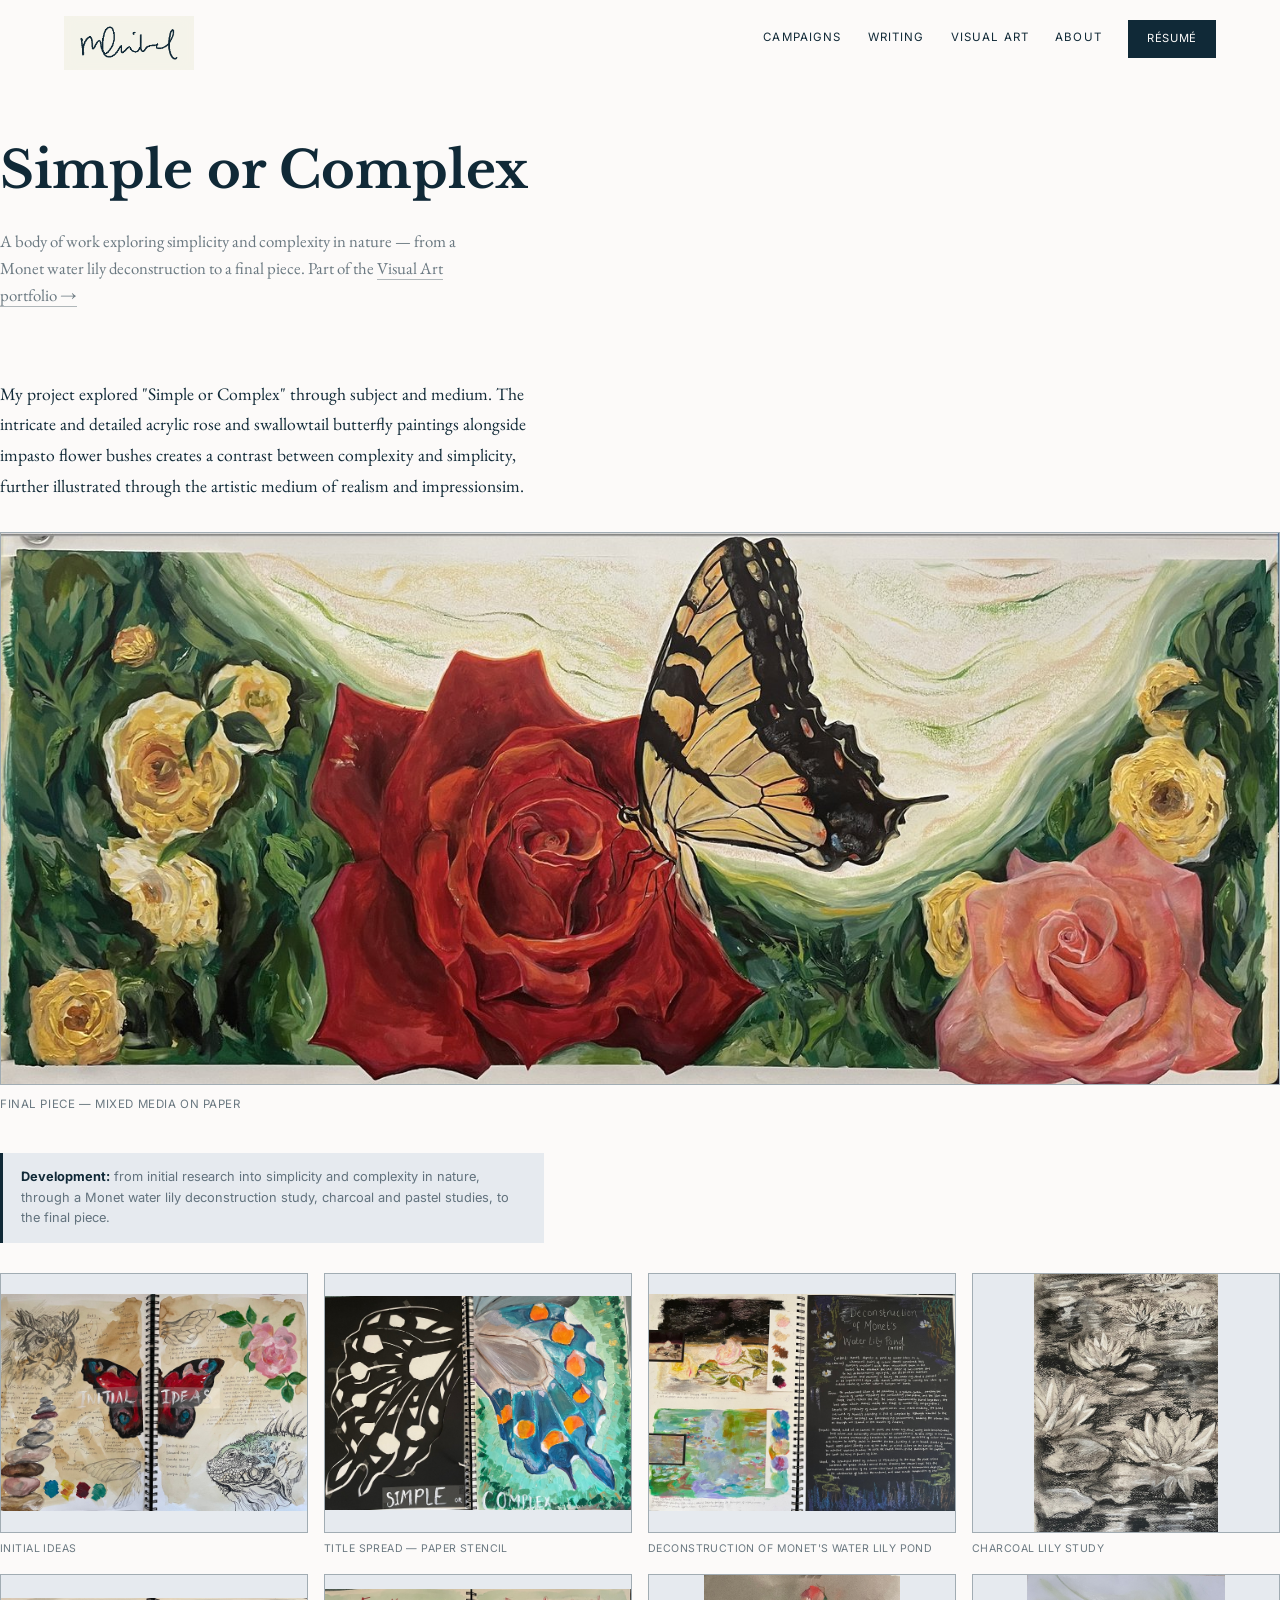
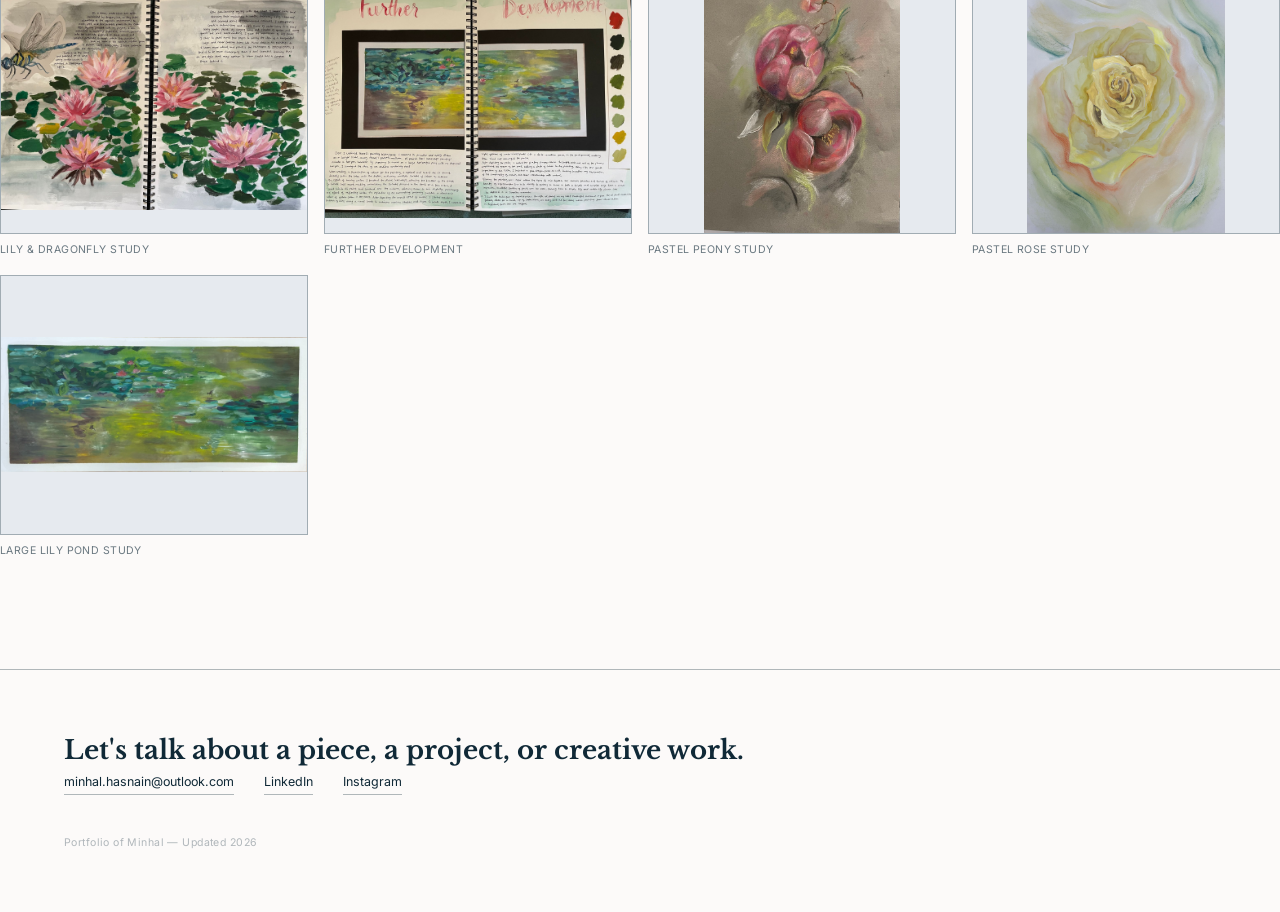
<file: simple-or-complex.html>
<!DOCTYPE html>
<html lang="en">
<head>
<meta charset="UTF-8">
<meta name="viewport" content="width=device-width, initial-scale=1.0">
<title>Simple or Complex — Minhal</title>
<link rel="stylesheet" href="style.css">

<!--
  HOW TO EDIT: figcaptions below each development image are
  placeholders — edit the text between <figcaption> and
  </figcaption> to add your own titles. The case-desc paragraph
  near the top is also a placeholder for your project statement.
-->

<style>
  .page-hero { padding: 130px 0 20px; }
  .page-hero h1 { font-size: clamp(2rem, 4.5vw, 3.2rem); font-weight: 700; }
  .page-hero p { font-family: 'EB Garamond', serif; font-size: 1.05rem; color: var(--navy-soft); max-width: 60ch; margin-top: 16px; }

  .case { padding: 50px 0 110px; }
  .case-desc { font-family: 'EB Garamond', serif; font-size: 1.1rem; line-height: 1.75; max-width: 68ch; margin-bottom: 10px; }
  .final-piece-wrap { margin: 30px 0 40px; }
  .final-piece-wrap img { width: 100%; max-height: 640px; object-fit: contain; background: var(--grey); border: 1px solid var(--navy-faint); display: block; }
  .final-piece-caption { font-family: 'Inter', sans-serif; font-size: 0.72rem; letter-spacing: 0.05em; text-transform: uppercase; color: var(--navy-soft); margin-top: 10px; }

  .process-note { background: var(--grey); border-left: 3px solid var(--navy); padding: 14px 18px; margin: 20px 0 30px; font-family: 'Inter', sans-serif; font-size: 0.8rem; color: var(--navy-soft); line-height: 1.6; max-width: 68ch; }
  .process-note strong { color: var(--navy); }

  .case-gallery { display: grid; grid-template-columns: repeat(4, 1fr); gap: 16px; }
  .case-gallery img { width: 100%; height: 260px; object-fit: contain; background: var(--grey); border: 1px solid var(--navy-faint); display: block; }
  .case-gallery figure { margin: 0; }
  .case-gallery figcaption { font-family: 'Inter', sans-serif; font-size: 0.66rem; letter-spacing: 0.04em; text-transform: uppercase; color: var(--navy-soft); margin-top: 8px; }

  @media (max-width: 860px) { .case-gallery { grid-template-columns: 1fr 1fr; } }
  @media (max-width: 480px) { .case-gallery { grid-template-columns: 1fr; } }
</style>
</head>
<body>

<a class="mark" href="index.html"><img src="images/signature.png" alt="Minhal — signature"></a>
<nav class="nav-desktop">
  <a class="nav-link" href="work.html">Campaigns</a>
  <a class="nav-link" href="writing.html">Writing</a>
  <a class="nav-link" href="art.html">Visual Art</a>
  <a class="nav-link" href="about.html">About</a>
  <a class="btn-resume" href="#">Résumé</a>
</nav>
<div class="nav-mobile-toggle" id="hamburger"><span></span></div>
<div class="mobile-menu" id="mobileMenu">
  <a class="mobile-link" href="work.html">Campaigns</a>
  <a class="mobile-link" href="writing.html">Writing</a>
  <a class="mobile-link" href="art.html">Visual Art</a>
  <a class="mobile-link" href="about.html">About</a>
  <a class="btn-resume" href="#">Résumé</a>
</div>

<div class="wrap page-hero">
  <h1 class="display">Simple or Complex</h1>
  <p>A body of work exploring simplicity and complexity in nature — from a Monet water lily deconstruction to a final piece. Part of the <a href="art.html" style="border-bottom:1px solid var(--navy-faint);">Visual Art portfolio →</a></p>
</div>

<div class="wrap case">
  <p class="case-desc">My project explored "Simple or Complex" through subject and medium. The intricate and detailed acrylic rose and swallowtail butterfly paintings alongside impasto flower bushes creates a contrast between complexity and simplicity, further illustrated through the artistic medium of realism and impressionsim.</p>

  <div class="final-piece-wrap">
    <img src="images/simple-or-complex-dev/final-piece-hires.jpg" alt="Simple or Complex final piece">
    <div class="final-piece-caption">Final piece — mixed media on paper</div>
  </div>

  <div class="process-note"><strong>Development:</strong> from initial research into simplicity and complexity in nature, through a Monet water lily deconstruction study, charcoal and pastel studies, to the final piece.</div>

  <div class="case-gallery">
    <figure><img src="images/simple-or-complex-dev/dev-01-initial-ideas.jpg" alt="Initial ideas sketchbook page"><figcaption>Initial ideas</figcaption></figure>
    <figure><img src="images/simple-or-complex-dev/dev-02-simple-or-complex-title.jpg" alt="Simple or Complex title spread with butterfly wing stencil"><figcaption>Title spread — paper stencil</figcaption></figure>
    <figure><img src="images/simple-or-complex-dev/dev-03-monet-deconstruction.jpg" alt="Deconstruction of Monet's Water Lily Pond study"><figcaption>Deconstruction of Monet's Water Lily Pond</figcaption></figure>
    <figure><img src="images/simple-or-complex-dev/dev-04-charcoal-lily-study.jpg" alt="Charcoal water lily study"><figcaption>Charcoal lily study</figcaption></figure>
    <figure><img src="images/simple-or-complex-dev/dev-05-lily-dragonfly-study.jpg" alt="Water lily and dragonfly study"><figcaption>Lily &amp; dragonfly study</figcaption></figure>
    <figure><img src="images/simple-or-complex-dev/dev-06-further-development.jpg" alt="Further development water lily oil studies"><figcaption>Further development</figcaption></figure>
    <figure><img src="images/simple-or-complex-dev/dev-07-pastel-peony-study.jpg" alt="Pastel peony study"><figcaption>Pastel peony study</figcaption></figure>
    <figure><img src="images/simple-or-complex-dev/dev-08-pastel-rose-study.jpg" alt="Pastel rose study"><figcaption>Pastel rose study</figcaption></figure>
    <figure><img src="images/simple-or-complex-dev/dev-09-large-lily-study.jpg" alt="Large water lily pond study"><figcaption>Large lily pond study</figcaption></figure>
  </div>
</div>

<footer id="contact">
  <div class="wrap">
    <h2 class="display">Let's talk about a piece, a project, or creative work.</h2>
        <div class="contact-row">
      <a href="mailto:minhal.hasnain@outlook.com">minhal.hasnain@outlook.com</a>
      <a href="https://www.linkedin.com/in/minhal-hasnain-a8464b2b0/" target="_blank" rel="noopener">LinkedIn</a>
      <a href="https://www.instagram.com/spilling.ink.mh/" target="_blank" rel="noopener">Instagram</a>
    </div>
    <div class="fine-print">Portfolio of Minhal — Updated 2026</div>
  </div>
</footer>

<script>
  const hamburger = document.getElementById('hamburger');
  const mobileMenu = document.getElementById('mobileMenu');
  hamburger.addEventListener('click', () => { hamburger.classList.toggle('open'); mobileMenu.classList.toggle('open'); });
  document.querySelectorAll('.mobile-menu a').forEach(a => {
    a.addEventListener('click', () => { hamburger.classList.remove('open'); mobileMenu.classList.remove('open'); });
  });
</script>
</body>
</html>
</file>
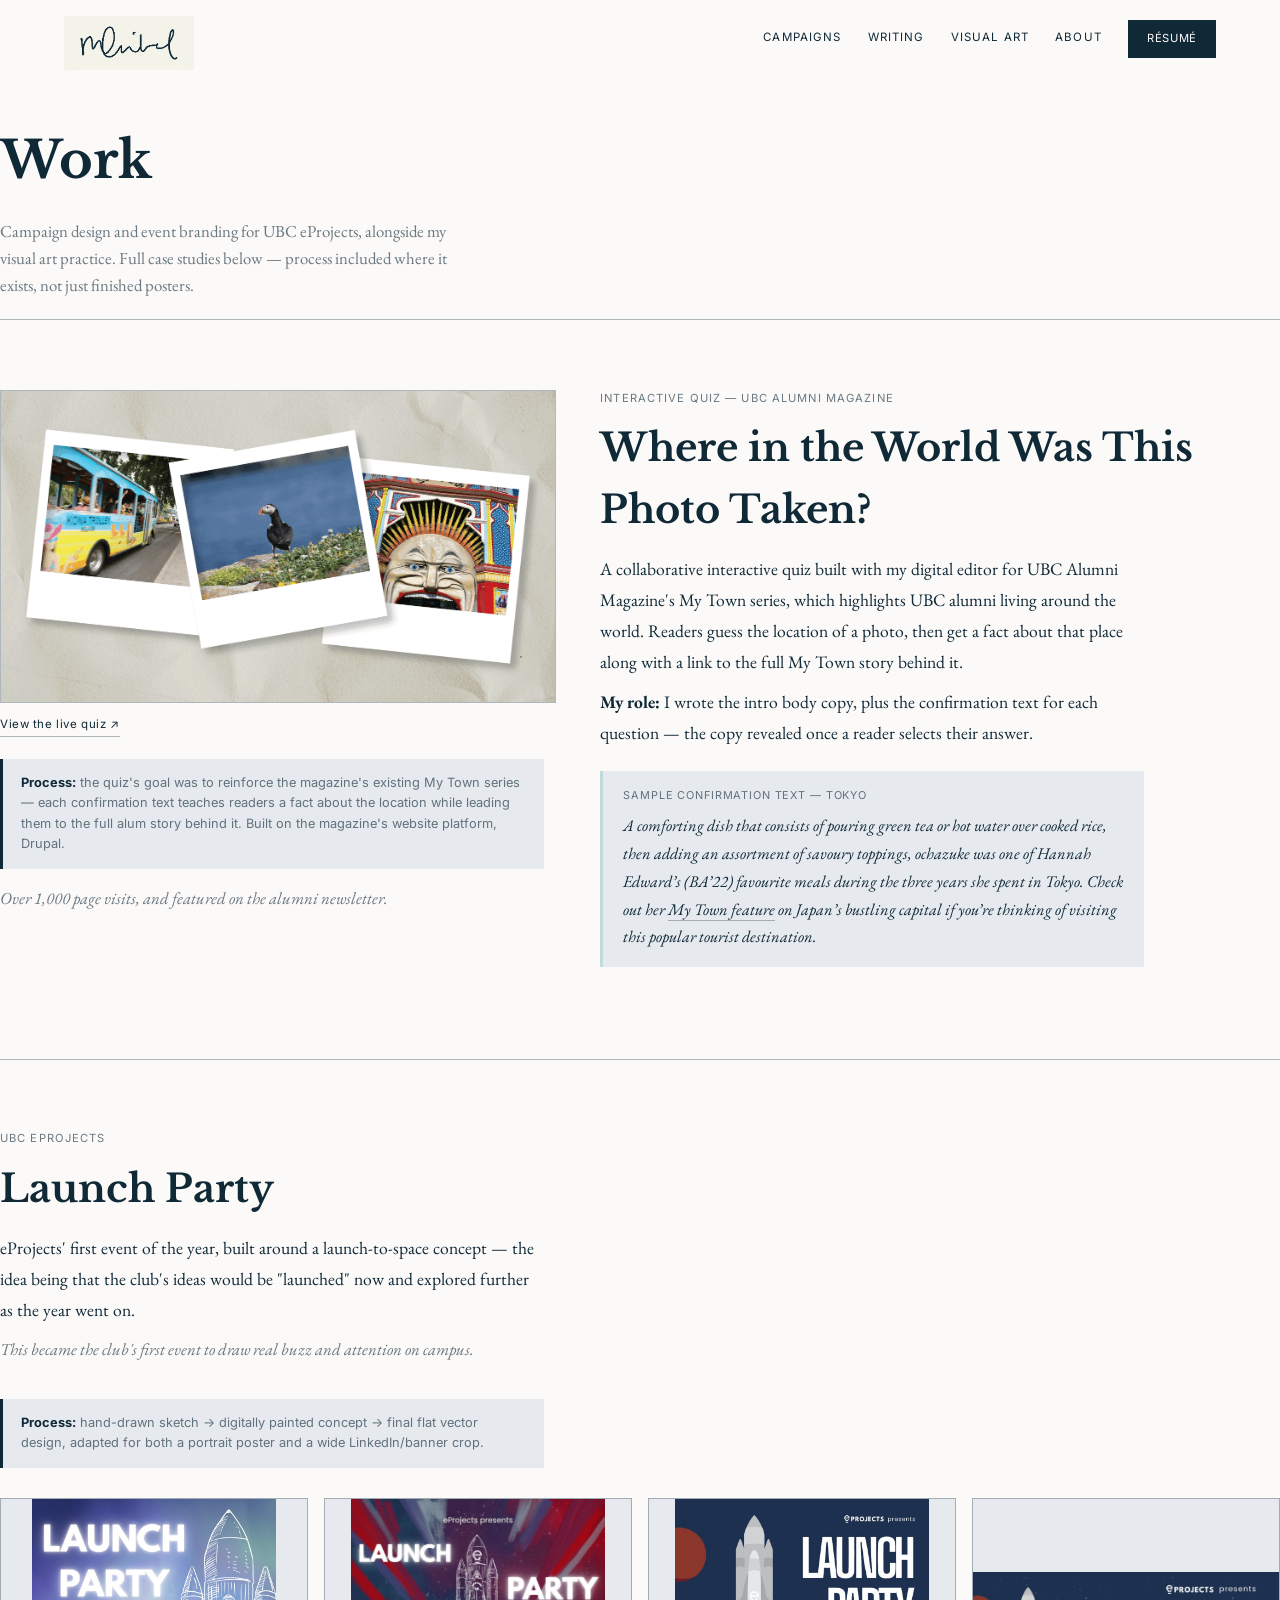
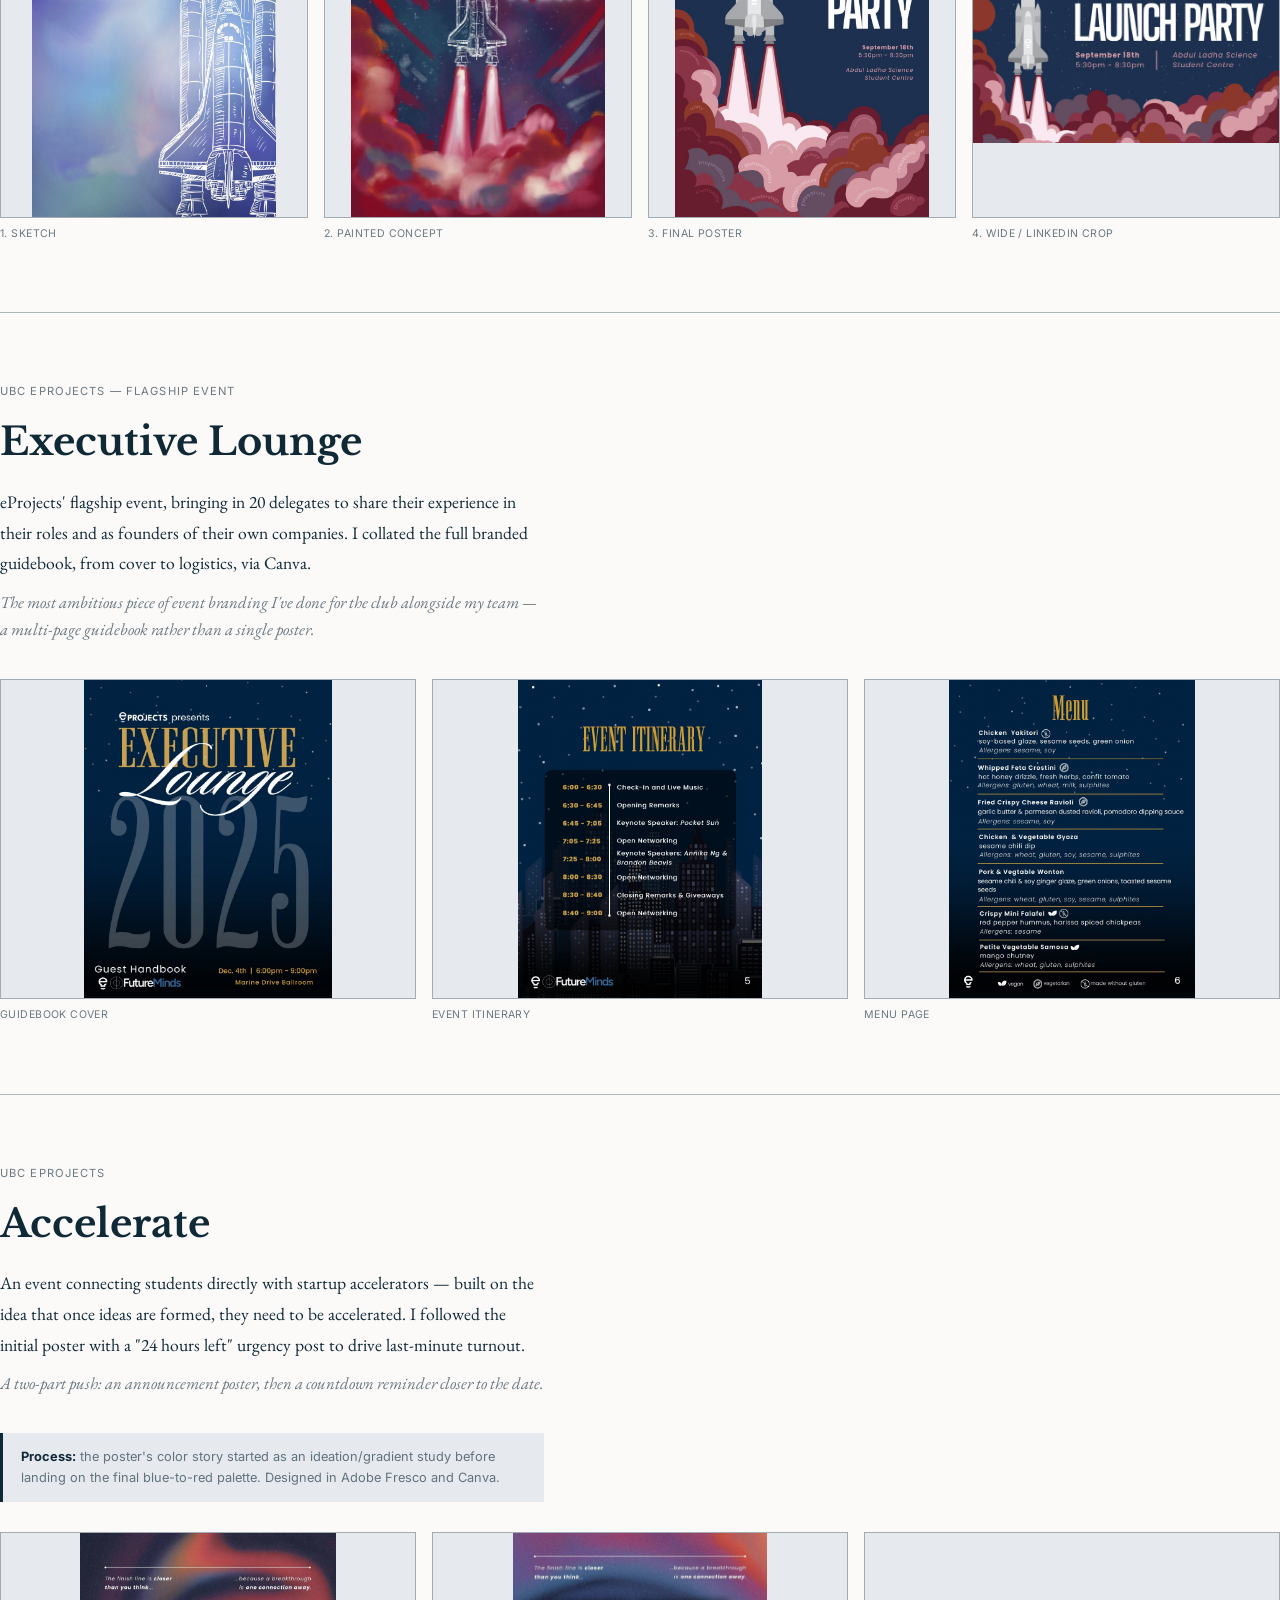
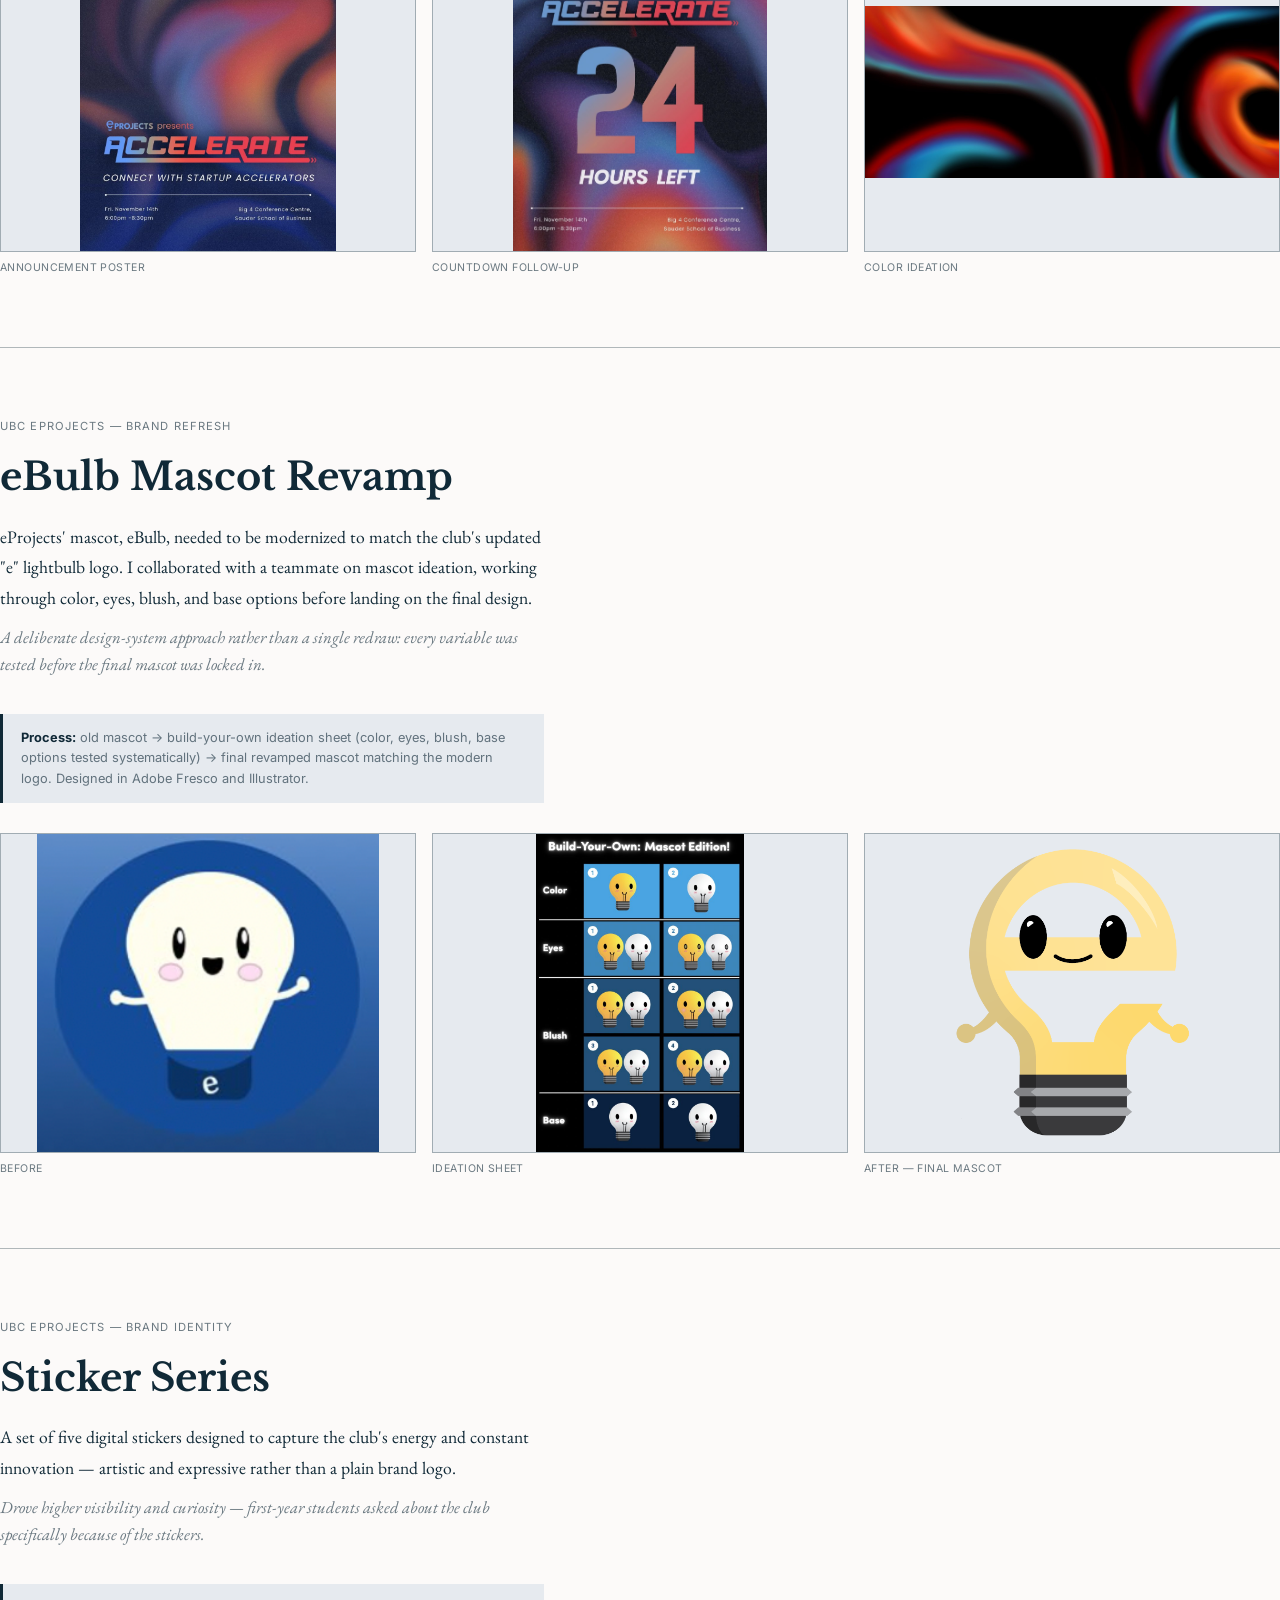
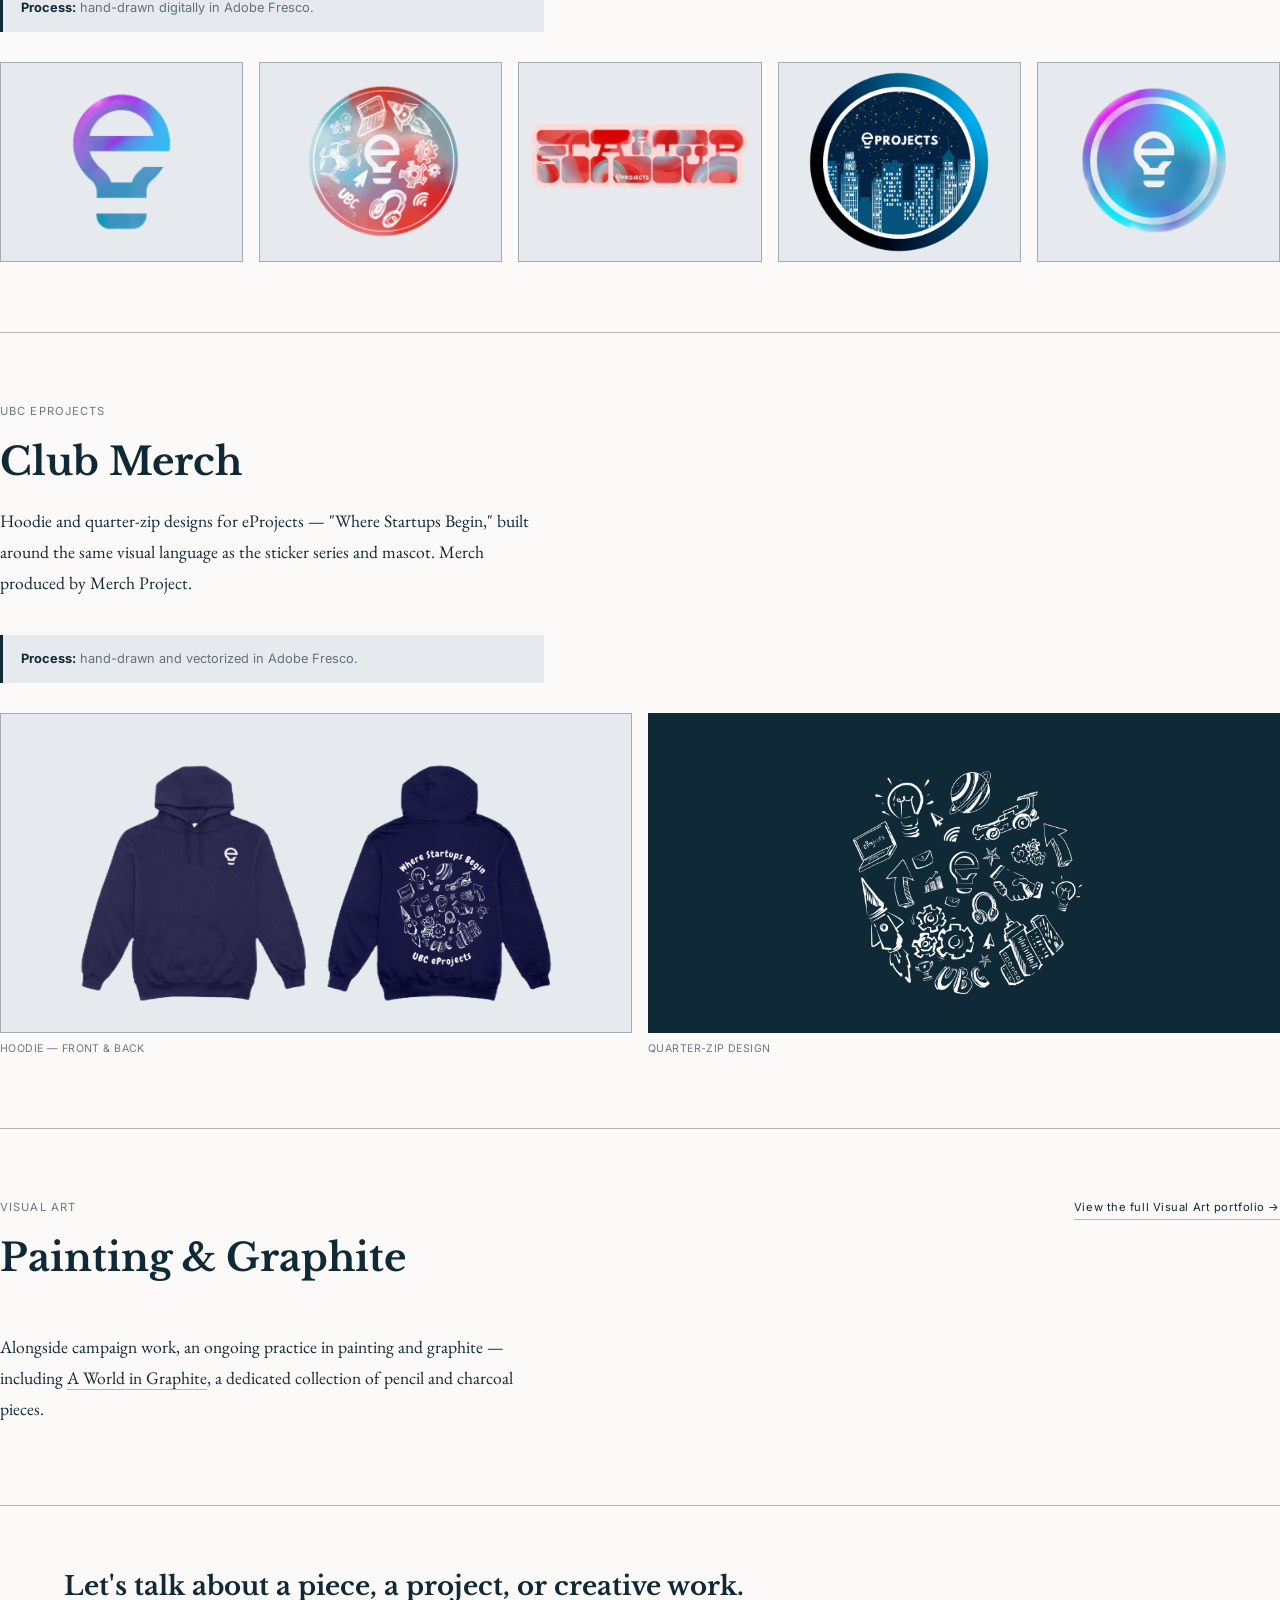
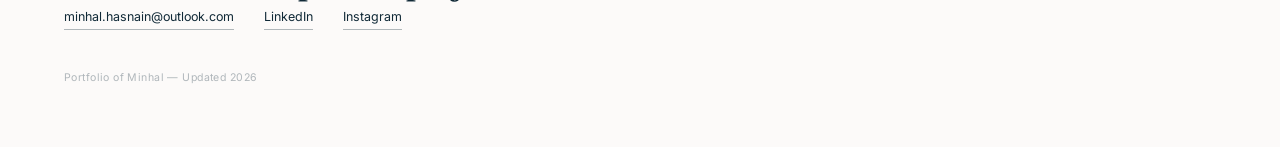
<file: work.html>
<!DOCTYPE html>
<html lang="en">
<head>
<meta charset="UTF-8">
<meta name="viewport" content="width=device-width, initial-scale=1.0">
<title>Work — Minhal</title>
<link rel="stylesheet" href="style.css">

<!--
  HOW TO EDIT: each campaign is its own <div class="case"> block.
  Impact lines use general language since no hard numbers were
  given — replace with real metrics (attendance, sign-ups,
  engagement) whenever you have them, in the .impact-line spots.
-->

<style>
  .page-hero { padding: 120px 0 20px; }
  .page-hero h1 { font-size: clamp(2rem, 4.5vw, 3.2rem); font-weight: 700; }
  .page-hero p { font-family: 'EB Garamond', serif; font-size: 1.05rem; color: var(--navy-soft); max-width: 60ch; margin-top: 16px; }

  .case { padding: 70px 0; border-top: 1px solid var(--navy-faint); }
  .case-head { margin-bottom: 36px; }
  .case-org { font-family: 'Inter', sans-serif; font-size: 0.7rem; letter-spacing: 0.1em; text-transform: uppercase; color: var(--navy-soft); margin-bottom: 10px; }
  .case-title { font-size: clamp(1.7rem, 3.2vw, 2.4rem); font-weight: 700; margin-bottom: 14px; }
  .case-desc { font-family: 'EB Garamond', serif; font-size: 1.1rem; line-height: 1.75; max-width: 68ch; margin-bottom: 10px; }
  .impact-line { font-family: 'EB Garamond', serif; font-style: italic; font-size: 1.05rem; color: var(--navy-soft); max-width: 68ch; }

  .case-gallery { display: grid; grid-template-columns: repeat(3, 1fr); gap: 16px; margin-top: 30px; }
  .case-gallery.two-col { grid-template-columns: repeat(2, 1fr); }
  .case-gallery.four-col { grid-template-columns: repeat(4, 1fr); }
  .case-gallery img { width: 100%; height: 320px; object-fit: contain; background: var(--grey); border: 1px solid var(--navy-faint); display: block; }
  .case-gallery figure { margin: 0; }
  .case-gallery figcaption { font-family: 'Inter', sans-serif; font-size: 0.66rem; letter-spacing: 0.04em; text-transform: uppercase; color: var(--navy-soft); margin-top: 8px; }

  .process-note {
    background: var(--grey); border-left: 3px solid var(--navy);
    padding: 14px 18px; margin-top: 28px;
    font-family: 'Inter', sans-serif; font-size: 0.8rem; color: var(--navy-soft); line-height: 1.6;
    max-width: 68ch;
  }
  .process-note strong { color: var(--navy); }

  .case-split { display: grid; grid-template-columns: 0.9fr 1.1fr; gap: 44px; align-items: start; }
  .case-split-img img { width: 100%; display: block; border: 1px solid var(--navy-faint); }
  .case-split-img .case-link { display: inline-block; margin-top: 12px; font-family: 'Inter', sans-serif; font-size: 0.72rem; letter-spacing: 0.05em; border-bottom: 1px solid var(--navy-faint); padding-bottom: 2px; }
  .case-split-img .process-note { margin-top: 22px; }
  .case-split-img .impact-line { margin-top: 16px; }
  .sample-copy { background: var(--grey); border-left: 3px solid var(--teal); padding: 16px 20px; margin: 22px 0; max-width: 68ch; }
  .sample-copy .sample-label { font-family: 'Inter', sans-serif; font-size: 0.68rem; letter-spacing: 0.08em; text-transform: uppercase; color: var(--navy-soft); margin-bottom: 8px; }
  .sample-copy p { font-family: 'EB Garamond', serif; font-style: italic; font-size: 1.02rem; line-height: 1.7; }
  .sample-copy a { border-bottom: 1px solid var(--navy-faint); }

  @media (max-width: 760px) {
    .case-split { grid-template-columns: 1fr; }
  }

  .art-teaser-head { display: flex; justify-content: space-between; align-items: baseline; margin-bottom: 30px; flex-wrap: wrap; gap: 10px; }
  .view-all { font-family: 'Inter', sans-serif; font-size: 0.7rem; letter-spacing: 0.05em; border-bottom: 1px solid var(--navy-faint); padding-bottom: 2px; }

  @media (max-width: 860px) {
    .case-gallery, .case-gallery.two-col, .case-gallery.four-col { grid-template-columns: 1fr 1fr; }
  }
  @media (max-width: 560px) {
    .case-gallery, .case-gallery.two-col, .case-gallery.four-col { grid-template-columns: 1fr; }
  }
</style>
</head>
<body>

<a class="mark" href="index.html"><img src="images/signature.png" alt="Minhal — signature"></a>
<nav class="nav-desktop">
  <a class="nav-link" href="work.html">Campaigns</a>
  <a class="nav-link" href="writing.html">Writing</a>
  <a class="nav-link" href="art.html">Visual Art</a>
  <a class="nav-link" href="about.html">About</a>
  <a class="btn-resume" href="#">Résumé</a>
</nav>
<div class="nav-mobile-toggle" id="hamburger"><span></span></div>
<div class="mobile-menu" id="mobileMenu">
  <a class="mobile-link" href="work.html">Campaigns</a>
  <a class="mobile-link" href="writing.html">Writing</a>
  <a class="mobile-link" href="art.html">Visual Art</a>
  <a class="mobile-link" href="about.html">About</a>
  <a class="btn-resume" href="#">Résumé</a>
</div>

<div class="wrap page-hero">
  <h1 class="display">Work</h1>
  <p>Campaign design and event branding for UBC eProjects, alongside my visual art practice. Full case studies below — process included where it exists, not just finished posters.</p>
</div>

<!-- WHERE IN THE WORLD WAS THIS PHOTO TAKEN -->
<div class="wrap case" id="where-in-the-world">
  <div class="case-split">
    <div class="case-split-img">
      <img src="images/where-in-the-world-hero.gif" alt="Where in the World Was This Photo Taken — UBC Magazine interactive quiz hero image">
      <a class="case-link" href="https://magazine.alumni.ubc.ca/2026/quizzes/community/where-world-was-photo-taken" target="_blank" rel="noopener">View the live quiz &#8599;</a>
      <div class="process-note"><strong>Process:</strong> the quiz's goal was to reinforce the magazine's existing My Town series &mdash; each confirmation text teaches readers a fact about the location while leading them to the full alum story behind it. Built on the magazine's website platform, Drupal.</div>
      <p class="impact-line">Over 1,000 page visits, and featured on the alumni newsletter.</p>
    </div>
    <div class="case-head" style="margin-bottom:0;">
      <div class="case-org">Interactive Quiz &mdash; UBC Alumni Magazine</div>
      <h2 class="case-title display">Where in the World Was This Photo Taken?</h2>
      <p class="case-desc">A collaborative interactive quiz built with my digital editor for UBC Alumni Magazine's My Town series, which highlights UBC alumni living around the world. Readers guess the location of a photo, then get a fact about that place along with a link to the full My Town story behind it.</p>
      <p class="case-desc"><strong>My role:</strong> I wrote the intro body copy, plus the confirmation text for each question &mdash; the copy revealed once a reader selects their answer.</p>
      <div class="sample-copy">
        <div class="sample-label">Sample confirmation text &mdash; Tokyo</div>
        <p>A comforting dish that consists of pouring green tea or hot water over cooked rice, then adding an assortment of savoury toppings, ochazuke was one of Hannah Edward&rsquo;s (BA&rsquo;22) favourite meals during the three years she spent in Tokyo. Check out her <a href="https://magazine.alumni.ubc.ca/2025/my-town/tokyo-japan" target="_blank" rel="noopener">My Town feature</a> on Japan&rsquo;s bustling capital if you&rsquo;re thinking of visiting this popular tourist destination.</p>
      </div>
    </div>
  </div>
</div>

<!-- LAUNCH PARTY -->
<div class="wrap case" id="launch-party">
  <div class="case-head">
    <div class="case-org">UBC eProjects</div>
    <h2 class="case-title display">Launch Party</h2>
    <p class="case-desc">eProjects' first event of the year, built around a launch-to-space concept — the idea being that the club's ideas would be "launched" now and explored further as the year went on.</p>
    <p class="impact-line">This became the club's first event to draw real buzz and attention on campus.</p>
  </div>
  <div class="process-note"><strong>Process:</strong> hand-drawn sketch → digitally painted concept → final flat vector design, adapted for both a portrait poster and a wide LinkedIn/banner crop.</div>
  <div class="case-gallery four-col">
    <figure><img src="images/eprojects-campaigns/launch-party-sketch.jpg" alt="Launch Party hand-drawn sketch"><figcaption>1. Sketch</figcaption></figure>
    <figure><img src="images/eprojects-campaigns/launch-party-painted.jpg" alt="Launch Party painted concept"><figcaption>2. Painted concept</figcaption></figure>
    <figure><img src="images/eprojects-campaigns/launch-party-final-portrait.jpg" alt="Launch Party final poster"><figcaption>3. Final poster</figcaption></figure>
    <figure><img src="images/eprojects-campaigns/launch-party-final-wide.jpg" alt="Launch Party wide banner"><figcaption>4. Wide / LinkedIn crop</figcaption></figure>
  </div>
</div>

<!-- EXECUTIVE LOUNGE -->
<div class="wrap case" id="executive-lounge">
  <div class="case-head">
    <div class="case-org">UBC eProjects — Flagship Event</div>
    <h2 class="case-title display">Executive Lounge</h2>
    <p class="case-desc">eProjects' flagship event, bringing in 20 delegates to share their experience in their roles and as founders of their own companies. I collated the full branded guidebook, from cover to logistics, via Canva.</p>
    <p class="impact-line">The most ambitious piece of event branding I've done for the club alongside my team — a multi-page guidebook rather than a single poster.</p>
  </div>
  <div class="case-gallery">
    <figure><img src="images/eprojects-campaigns/exec-lounge-cover.jpg" alt="Executive Lounge guidebook cover"><figcaption>Guidebook cover</figcaption></figure>
    <figure><img src="images/eprojects-campaigns/exec-lounge-itinerary.jpg" alt="Executive Lounge event itinerary page"><figcaption>Event itinerary</figcaption></figure>
    <figure><img src="images/eprojects-campaigns/exec-lounge-menu.jpg" alt="Executive Lounge menu page"><figcaption>Menu page</figcaption></figure>
  </div>
</div>

<!-- ACCELERATE -->
<div class="wrap case" id="accelerate">
  <div class="case-head">
    <div class="case-org">UBC eProjects</div>
    <h2 class="case-title display">Accelerate</h2>
    <p class="case-desc">An event connecting students directly with startup accelerators — built on the idea that once ideas are formed, they need to be accelerated. I followed the initial poster with a "24 hours left" urgency post to drive last-minute turnout.</p>
    <p class="impact-line">A two-part push: an announcement poster, then a countdown reminder closer to the date.</p>
  </div>
  <div class="process-note"><strong>Process:</strong> the poster's color story started as an ideation/gradient study before landing on the final blue-to-red palette. Designed in Adobe Fresco and Canva.</div>
  <div class="case-gallery">
    <figure><img src="images/eprojects-campaigns/accelerate-poster.jpg" alt="Accelerate campaign poster"><figcaption>Announcement poster</figcaption></figure>
    <figure><img src="images/eprojects-campaigns/accelerate-countdown.jpg" alt="Accelerate 24 hours left poster"><figcaption>Countdown follow-up</figcaption></figure>
    <figure><img src="images/eprojects-campaigns/accelerate-color-ideation.jpg" alt="Accelerate color ideation study"><figcaption>Color ideation</figcaption></figure>
  </div>
</div>

<!-- MASCOT REVAMP -->
<div class="wrap case" id="mascot-revamp">
  <div class="case-head">
    <div class="case-org">UBC eProjects — Brand Refresh</div>
    <h2 class="case-title display">eBulb Mascot Revamp</h2>
    <p class="case-desc">eProjects' mascot, eBulb, needed to be modernized to match the club's updated "e" lightbulb logo. I collaborated with a teammate on mascot ideation, working through color, eyes, blush, and base options before landing on the final design.</p>
    <p class="impact-line">A deliberate design-system approach rather than a single redraw: every variable was tested before the final mascot was locked in.</p>
  </div>
  <div class="process-note"><strong>Process:</strong> old mascot → build-your-own ideation sheet (color, eyes, blush, base options tested systematically) → final revamped mascot matching the modern logo. Designed in Adobe Fresco and Illustrator.</div>
  <div class="case-gallery">
    <figure><img src="images/eprojects-campaigns/mascot-before.png" alt="Former eBulb mascot" style="object-fit:contain; background:var(--grey);"><figcaption>Before</figcaption></figure>
    <figure><img src="images/eprojects-campaigns/mascot-ideation-sheet.jpg" alt="eBulb mascot ideation sheet"><figcaption>Ideation sheet</figcaption></figure>
    <figure><img src="images/eprojects-campaigns/mascot-after-revamped.png" alt="Revamped eBulb mascot" style="object-fit:contain; background:var(--grey);"><figcaption>After — final mascot</figcaption></figure>
  </div>
</div>

<!-- STICKER SERIES -->
<div class="wrap case" id="sticker-series">
  <div class="case-head">
    <div class="case-org">UBC eProjects — Brand Identity</div>
    <h2 class="case-title display">Sticker Series</h2>
    <p class="case-desc">A set of five digital stickers designed to capture the club's energy and constant innovation — artistic and expressive rather than a plain brand logo.</p>
    <p class="impact-line">Drove higher visibility and curiosity — first-year students asked about the club specifically because of the stickers.</p>
  </div>
  <div class="process-note"><strong>Process:</strong> hand-drawn digitally in Adobe Fresco.</div>
  <div class="case-gallery" style="grid-template-columns: repeat(5, 1fr);">
    <figure><img src="images/eprojects-stickers/sticker-magenta-e.png" alt="Magenta e sticker" style="object-fit:contain; background:var(--grey); height:200px;"></figure>
    <figure><img src="images/eprojects-stickers/sticker-tech-collage.png" alt="Tech collage sticker" style="object-fit:contain; background:var(--grey); height:200px;"></figure>
    <figure><img src="images/eprojects-stickers/sticker-super-startup.png" alt="Super Startup sticker" style="object-fit:contain; background:var(--grey); height:200px;"></figure>
    <figure><img src="images/eprojects-stickers/sticker-star-cityscape.png" alt="Star cityscape sticker" style="object-fit:contain; background:var(--grey); height:200px;"></figure>
    <figure><img src="images/eprojects-stickers/sticker-magenta-logo.png" alt="Magenta logo sticker" style="object-fit:contain; background:var(--grey); height:200px;"></figure>
  </div>
</div>

<!-- MERCH -->
<div class="wrap case" id="merch">
  <div class="case-head">
    <div class="case-org">UBC eProjects</div>
    <h2 class="case-title display">Club Merch</h2>
    <p class="case-desc">Hoodie and quarter-zip designs for eProjects — "Where Startups Begin," built around the same visual language as the sticker series and mascot. Merch produced by Merch Project.</p>
  </div>
  <div class="process-note"><strong>Process:</strong> hand-drawn and vectorized in Adobe Fresco.</div>
  <div class="case-gallery two-col">
    <figure><img src="images/eprojects-campaigns/merch-hoodie.png" alt="eProjects hoodie mockup, front and back" style="object-fit:contain; background:var(--grey);"><figcaption>Hoodie — front &amp; back</figcaption></figure>
    <figure><img src="images/eprojects-campaigns/merch-quarterzip-vector.png" alt="eProjects quarter-zip vector design" style="object-fit:contain; background:var(--navy);"><figcaption>Quarter-zip design</figcaption></figure>
  </div>
</div>

<!-- VISUAL ART -->
<div class="wrap case" id="visual-art">
  <div class="art-teaser-head">
    <div>
      <div class="case-org">Visual Art</div>
      <h2 class="case-title display">Painting &amp; Graphite</h2>
    </div>
    <a class="view-all" href="art.html">View the full Visual Art portfolio →</a>
  </div>
  <p class="case-desc">Alongside campaign work, an ongoing practice in painting and graphite — including <a href="graphite.html" style="border-bottom:1px solid var(--navy-faint);">A World in Graphite</a>, a dedicated collection of pencil and charcoal pieces.</p>
</div>

<footer id="contact">
  <div class="wrap">
    <h2 class="display">Let's talk about a piece, a project, or creative work.</h2>
        <div class="contact-row">
      <a href="mailto:minhal.hasnain@outlook.com">minhal.hasnain@outlook.com</a>
      <a href="https://www.linkedin.com/in/minhal-hasnain-a8464b2b0/" target="_blank" rel="noopener">LinkedIn</a>
      <a href="https://www.instagram.com/spilling.ink.mh/" target="_blank" rel="noopener">Instagram</a>
    </div>
    <div class="fine-print">Portfolio of Minhal — Updated 2026</div>
  </div>
</footer>

<script>
  const hamburger = document.getElementById('hamburger');
  const mobileMenu = document.getElementById('mobileMenu');
  hamburger.addEventListener('click', () => { hamburger.classList.toggle('open'); mobileMenu.classList.toggle('open'); });
  document.querySelectorAll('.mobile-menu a').forEach(a => {
    a.addEventListener('click', () => { hamburger.classList.remove('open'); mobileMenu.classList.remove('open'); });
  });
</script>

</body>
</html>
</file>
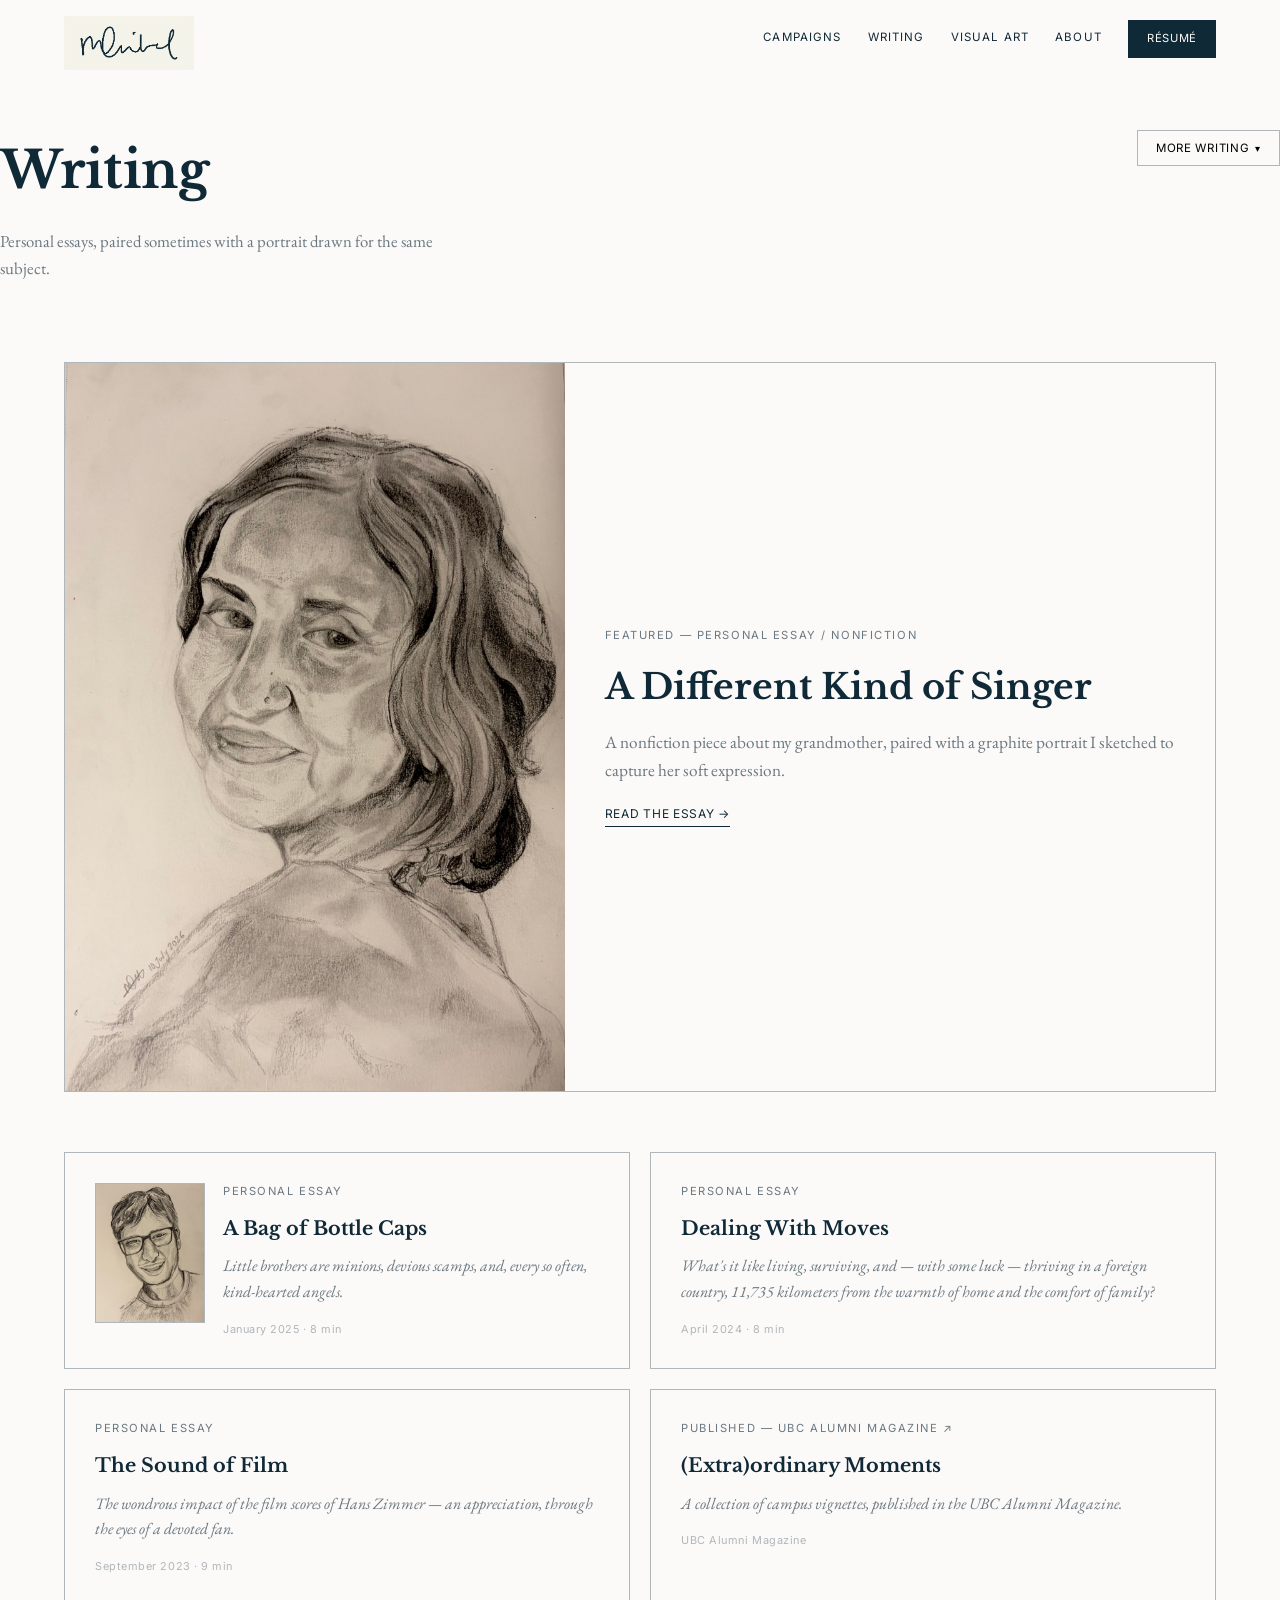
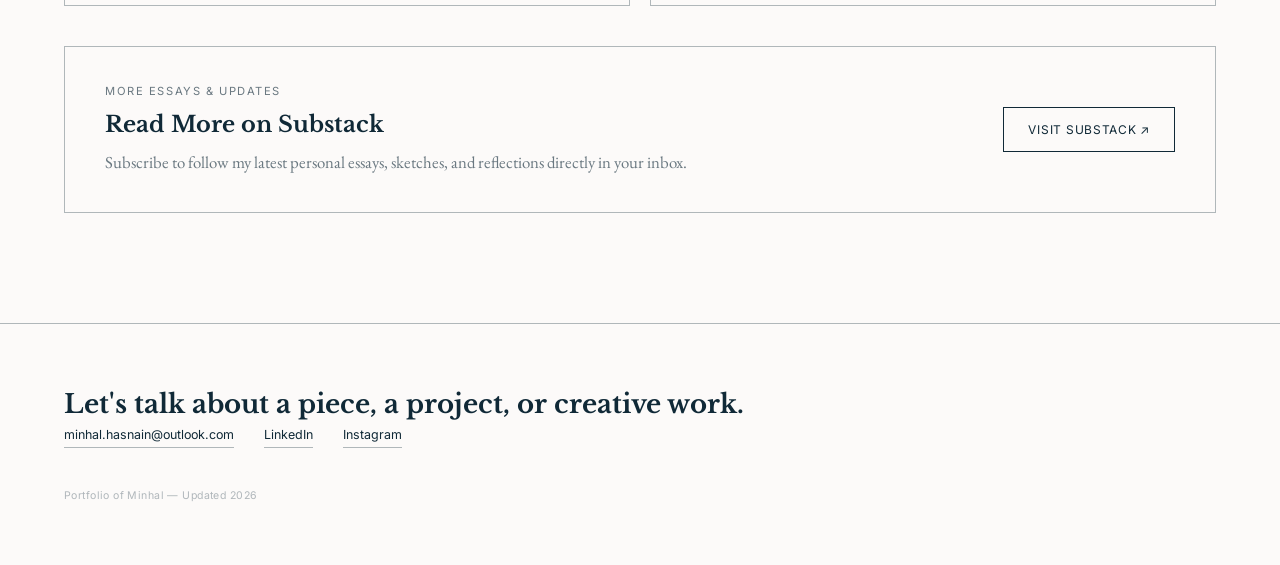
<file: writing.html>
<!DOCTYPE html>
<html lang="en">
<head>
<meta charset="UTF-8">
<meta name="viewport" content="width=device-width, initial-scale=1.0">
<title>Writing — Minhal</title>
<link rel="stylesheet" href="style.css">
<style>
  .page-hero { padding: 130px 0 20px; }
  .page-hero-row { display: flex; justify-content: space-between; align-items: flex-start; gap: 20px; flex-wrap: wrap; }
  .page-hero h1 { font-size: clamp(2rem, 4.5vw, 3.2rem); font-weight: 700; }
  .page-hero p { font-family: 'EB Garamond', serif; font-size: 1.05rem; color: var(--navy-soft); max-width: 55ch; margin-top: 16px; }

  .substack-dropdown { position: relative; }
  .substack-toggle {
    font-family: 'Inter', sans-serif; font-size: 0.72rem; letter-spacing: 0.06em; text-transform: uppercase;
    border: 1px solid var(--navy-faint); padding: 10px 18px; cursor: pointer; background: var(--cream);
    display: inline-flex; align-items: center; gap: 6px;
  }
  .substack-toggle .caret { transition: transform 0.2s ease; font-size: 0.65rem; }
  .substack-dropdown.open .substack-toggle .caret { transform: rotate(180deg); }
  .substack-menu {
    position: absolute; top: calc(100% + 6px); right: 0; z-index: 20;
    background: var(--cream); border: 1px solid var(--navy-faint);
    box-shadow: 0 14px 30px rgba(16,41,55,0.14);
    min-width: 200px; padding: 8px 0;
    opacity: 0; visibility: hidden; transform: translateY(-6px);
    transition: opacity 0.2s ease, transform 0.2s ease, visibility 0.2s;
  }
  .substack-dropdown.open .substack-menu { opacity: 1; visibility: visible; transform: translateY(0); }
  .substack-menu a {
    display: block; padding: 10px 18px; font-family: 'Inter', sans-serif; font-size: 0.8rem;
  }
  .substack-menu a:hover { background: var(--teal); }

  .featured-essay {
    display: grid; grid-template-columns: 0.9fr 1.1fr; gap: 40px;
    border: 1px solid var(--navy-faint);
    margin: 60px 0; overflow: hidden;
  }
  .featured-essay img { width: 100%; height: 100%; object-fit: cover; object-position: center 15%; display: block; }
  .featured-essay-text { padding: 40px 40px 40px 0; display: flex; flex-direction: column; justify-content: center; }
  .featured-essay .label { margin-bottom: 14px; }
  .featured-essay h2 { font-size: clamp(1.6rem, 3vw, 2.2rem); font-weight: 700; margin-bottom: 14px; }
  .featured-essay p.blurb { font-family: 'EB Garamond', serif; font-size: 1.08rem; color: var(--navy-soft); line-height: 1.6; margin-bottom: 20px; }
  .featured-essay .read-link { font-family: 'Inter', sans-serif; font-size: 0.75rem; letter-spacing: 0.06em; text-transform: uppercase; border-bottom: 1px solid var(--navy); padding-bottom: 2px; align-self: flex-start; }

  .essay-list { display: grid; grid-template-columns: 1fr 1fr; gap: 20px; padding-bottom: 40px; }
  .essay-card { border: 1px solid var(--navy-faint); padding: 30px; display: block; transition: transform 0.25s ease, box-shadow 0.25s ease; }
  .essay-card:hover { transform: translateY(-3px); box-shadow: 0 12px 26px rgba(16,41,55,0.1); }
  .essay-card .genre { margin-bottom: 12px; }
  .essay-card h3 { font-family: 'Libre Baskerville', serif; font-size: 1.2rem; font-weight: 700; margin-bottom: 10px; }
  .essay-card p { font-family: 'EB Garamond', serif; font-style: italic; font-size: 1rem; color: var(--navy-soft); line-height: 1.6; }
  .essay-card .meta { margin-top: 16px; font-family: 'Inter', sans-serif; font-size: 0.68rem; letter-spacing: 0.05em; color: var(--navy-faint); }
  .essay-card.has-image { display: grid; grid-template-columns: 110px 1fr; gap: 18px; align-items: start; }
  .essay-card.has-image img { width: 110px; height: 140px; object-fit: cover; border: 1px solid var(--navy-faint); }

  /* Substack Callout Box */
  .substack-banner {
    border: 1px solid var(--navy-faint);
    background: var(--cream);
    padding: 36px 40px;
    margin-bottom: 110px;
    display: flex;
    justify-content: space-between;
    align-items: center;
    gap: 20px;
    transition: transform 0.25s ease, box-shadow 0.25s ease;
  }
  .substack-banner:hover {
    transform: translateY(-3px);
    box-shadow: 0 12px 26px rgba(16,41,55,0.1);
  }
  .substack-banner-content h3 {
    font-family: 'Libre Baskerville', serif;
    font-size: 1.4rem;
    font-weight: 700;
    margin-bottom: 6px;
  }
  .substack-banner-content p {
    font-family: 'EB Garamond', serif;
    font-size: 1.05rem;
    color: var(--navy-soft);
  }
  .substack-banner-btn {
    font-family: 'Inter', sans-serif;
    font-size: 0.75rem;
    letter-spacing: 0.06em;
    text-transform: uppercase;
    border: 1px solid var(--navy);
    padding: 12px 24px;
    white-space: nowrap;
    text-decoration: none;
    color: var(--navy);
    transition: background 0.2s ease, color 0.2s ease;
  }
  .substack-banner-btn:hover {
    background: var(--navy);
    color: #fff;
  }

  @media (max-width: 860px) {
    .featured-essay { grid-template-columns: 1fr; }
    .featured-essay img { height: 320px; }
    .featured-essay-text { padding: 30px; }
    .essay-list { grid-template-columns: 1fr; }
    .substack-banner { flex-direction: column; align-items: flex-start; }
  }
</style>
</head>
<body>

<a class="mark" href="index.html"><img src="images/signature.png" alt="Minhal — signature"></a>
<nav class="nav-desktop">
  <a class="nav-link" href="work.html">Campaigns</a>
  <a class="nav-link" href="writing.html">Writing</a>
  <a class="nav-link" href="art.html">Visual Art</a>
  <a class="nav-link" href="about.html">About</a>
  <a class="btn-resume" href="#">Résumé</a>
</nav>
<div class="nav-mobile-toggle" id="hamburger"><span></span></div>
<div class="mobile-menu" id="mobileMenu">
  <a class="mobile-link" href="work.html">Campaigns</a>
  <a class="mobile-link" href="writing.html">Writing</a>
  <a class="mobile-link" href="art.html">Visual Art</a>
  <a class="mobile-link" href="about.html">About</a>
  <a class="btn-resume" href="#">Résumé</a>
</div>

<div class="wrap page-hero">
  <div class="page-hero-row">
    <div>
      <h1 class="display">Writing</h1>
      <p>Personal essays, paired sometimes with a portrait drawn for the same subject.</p>
    </div>
    <div class="substack-dropdown" id="substackDropdown">
      <button class="substack-toggle" id="substackToggle" type="button">More Writing <span class="caret">▾</span></button>
      <div class="substack-menu">
        <a href="https://substack.com/@m1nh4l" target="_blank" rel="noopener">Substack ↗</a>
      </div>
    </div>
  </div>
</div>

<div class="wrap">
  <a class="featured-essay" href="essay-dadi.html">
    <img src="images/dadi-portrait.jpg" alt="Graphite portrait of Dadi">
    <div class="featured-essay-text">
      <div class="label">Featured — Personal Essay / Nonfiction</div>
      <h2 class="display">A Different Kind of Singer</h2>
      <p class="blurb">A nonfiction piece about my grandmother, paired with a graphite portrait I sketched to capture her soft expression.</p>
      <span class="read-link">Read the essay →</span>
    </div>
  </a>
</div>

<div class="wrap essay-list">
  <a class="essay-card has-image" href="essay-bottle-caps.html">
    <img src="images/mustafa-portrait.jpg" alt="Graphite portrait of Mustafa">
    <div>
      <div class="genre label">Personal Essay</div>
      <h3>A Bag of Bottle Caps</h3>
      <p>Little brothers are minions, devious scamps, and, every so often, kind-hearted angels.</p>
      <div class="meta">January 2025 · 8 min</div>
    </div>
  </a>

  <a class="essay-card" href="essay-moves.html">
    <div class="genre label">Personal Essay</div>
    <h3>Dealing With Moves</h3>
    <p>What's it like living, surviving, and — with some luck — thriving in a foreign country, 11,735 kilometers from the warmth of home and the comfort of family?</p>
    <div class="meta">April 2024 · 8 min</div>
  </a>

  <a class="essay-card" href="essay-hans-zimmer.html">
    <div class="genre label">Personal Essay</div>
    <h3>The Sound of Film</h3>
    <p>The wondrous impact of the film scores of Hans Zimmer — an appreciation, through the eyes of a devoted fan.</p>
    <div class="meta">September 2023 · 9 min</div>
  </a>

  <a class="essay-card" href="https://magazine.alumni.ubc.ca/2026/campus/extraordinary-moments-ubc-vignettes-ill-never-forget" target="_blank" rel="noopener">
    <div class="genre label">Published — UBC Alumni Magazine ↗</div>
    <h3>(Extra)ordinary Moments</h3>
    <p>A collection of campus vignettes, published in the UBC Alumni Magazine.</p>
    <div class="meta">UBC Alumni Magazine</div>
  </a>
</div>

<div class="wrap">
  <div class="substack-banner">
    <div class="substack-banner-content">
      <div class="label" style="margin-bottom: 6px;">More Essays & Updates</div>
      <h3>Read More on Substack</h3>
      <p>Subscribe to follow my latest personal essays, sketches, and reflections directly in your inbox.</p>
    </div>
    <a class="substack-banner-btn" href="https://substack.com/@m1nh4l" target="_blank" rel="noopener">Visit Substack ↗</a>
  </div>
</div>

<footer id="contact">
  <div class="wrap">
    <h2 class="display">Let's talk about a piece, a project, or creative work.</h2>
        <div class="contact-row">
      <a href="mailto:minhal.hasnain@outlook.com">minhal.hasnain@outlook.com</a>
      <a href="https://www.linkedin.com/in/minhal-hasnain-a8464b2b0/" target="_blank" rel="noopener">LinkedIn</a>
      <a href="https://www.instagram.com/spilling.ink.mh/" target="_blank" rel="noopener">Instagram</a>
    </div>
    <div class="fine-print">Portfolio of Minhal — Updated 2026</div>
  </div>
</footer>

<script>
  const hamburger = document.getElementById('hamburger');
  const substackDropdown = document.getElementById('substackDropdown');
  const substackToggle = document.getElementById('substackToggle');
  substackToggle.addEventListener('click', (e) => {
    e.stopPropagation();
    substackDropdown.classList.toggle('open');
  });
  document.addEventListener('click', (e) => {
    if (!substackDropdown.contains(e.target)) substackDropdown.classList.remove('open');
  });
  const mobileMenu = document.getElementById('mobileMenu');
  hamburger.addEventListener('click', () => { hamburger.classList.toggle('open'); mobileMenu.classList.toggle('open'); });
  document.querySelectorAll('.mobile-menu a').forEach(a => {
    a.addEventListener('click', () => { hamburger.classList.remove('open'); mobileMenu.classList.remove('open'); });
  });
</script>
</body>
</html>
</file>
<file: style.css>
/* ============================================================
   SHARED STYLES — loaded by both index.html and about.html
   Edit colors and fonts here once; both pages update.
   ============================================================ */
@import url('https://fonts.googleapis.com/css2?family=Libre+Baskerville:ital,wght@0,400;0,700;1,400&family=EB+Garamond:ital,wght@0,400;0,500;0,600;1,400&family=Inter:wght@400;500&family=Parisienne&display=swap');

:root {
  /* ---- EDIT YOUR COLORS HERE ---- */
  --cream: #fcfaf9;
  --teal:  #bfdbdd;
  --grey:  #e6eaef;
  --navy:  #102937;
  /* one-time accent used only for the About page name gradient */
  --vivid-blue: #5E8AEF;
  --vivid-blue-light: #24CAEA;
  --vivid-dark: #14114A;
  /* -------------------------------- */
  --navy-soft: rgba(16, 41, 55, 0.62);
  --navy-faint: rgba(16, 41, 55, 0.32);
}

* { box-sizing: border-box; margin: 0; padding: 0; }
html { scroll-behavior: smooth; }
body {
  background: var(--cream);
  color: var(--navy);
  font-family: 'EB Garamond', serif;
  font-size: 1.08rem;
  line-height: 1.6;
  -webkit-font-smoothing: antialiased;
  overflow-x: hidden;
}
a { color: inherit; text-decoration: none; }
.display { font-family: 'Libre Baskerville', serif; }
.label {
  font-family: 'Inter', sans-serif;
  font-size: 0.7rem;
  letter-spacing: 0.14em;
  text-transform: uppercase;
  color: var(--navy-soft);
}
.wrap { max-width: 1400px; margin: 0 auto; padding: 0 clamp(20px, 5vw, 64px); }

/* ---------- SIGNATURE (fixed top-left, links home) ---------- */
.mark {
  position: fixed;
  top: 16px;
  left: clamp(20px, 5vw, 64px);
  z-index: 60;
  display: block;
  background: rgba(242, 240, 228, 0.75);
  backdrop-filter: blur(6px);
  padding: 6px 12px;
  line-height: 1;
}
.mark img {
  display: block;
  height: 42px;
  width: auto;
}

/* ---------- DESKTOP NAV — flat, 4 items, résumé CTA ---------- */
.nav-desktop {
  position: fixed;
  top: 20px;
  right: clamp(20px, 5vw, 64px);
  z-index: 60;
  display: flex;
  align-items: center;
  gap: 26px;
  font-family: 'Inter', sans-serif;
  font-size: 0.72rem;
  letter-spacing: 0.1em;
  text-transform: uppercase;
}
.nav-desktop a.nav-link {
  position: relative;
  padding-bottom: 3px;
}
.nav-desktop a.nav-link::after {
  content: ""; position: absolute; left: 0; bottom: 0;
  width: 0%; height: 1px; background: var(--navy);
  transition: width 0.25s ease;
}
.nav-desktop a.nav-link:hover::after { width: 100%; }
.btn-resume {
  font-family: 'Inter', sans-serif; font-size: 0.7rem; letter-spacing: 0.06em; text-transform: uppercase;
  background: var(--navy); color: var(--cream); padding: 9px 18px; border: 1px solid var(--navy);
  transition: opacity 0.2s ease;
}
.btn-resume:hover { opacity: 0.85; }

/* ---------- MOBILE HAMBURGER + MENU (flat) ---------- */
.nav-mobile-toggle {
  display: none; position: fixed; top: 20px; right: 20px; z-index: 70;
  width: 40px; height: 40px; background: rgba(242,240,228,0.9);
  border: 1px solid var(--navy-faint); align-items: center; justify-content: center; cursor: pointer;
}
.nav-mobile-toggle span { display: block; width: 18px; height: 1px; background: var(--navy); position: relative; }
.nav-mobile-toggle span::before, .nav-mobile-toggle span::after {
  content: ""; position: absolute; left: 0; width: 18px; height: 1px; background: var(--navy);
  transition: transform 0.25s ease;
}
.nav-mobile-toggle span::before { top: -6px; }
.nav-mobile-toggle span::after { top: 6px; }
.nav-mobile-toggle.open span { background: transparent; }
.nav-mobile-toggle.open span::before { transform: translateY(6px) rotate(45deg); }
.nav-mobile-toggle.open span::after { transform: translateY(-6px) rotate(-45deg); }

.mobile-menu {
  position: fixed; inset: 0; background: var(--cream); z-index: 65;
  padding: 100px 32px 40px; display: flex; flex-direction: column; gap: 4px;
  transform: translateX(100%); transition: transform 0.35s ease; overflow-y: auto;
}
.mobile-menu.open { transform: translateX(0); }
.mobile-menu a.mobile-link {
  display: block; padding: 18px 0; border-bottom: 1px solid var(--navy-faint);
  font-family: 'Libre Baskerville', serif; font-size: 1.3rem; font-weight: 700;
}
.mobile-menu .btn-resume { margin-top: 24px; text-align: center; }

@media (max-width: 860px) {
  .nav-desktop { display: none; }
  .nav-mobile-toggle { display: flex; }
}

/* ---------- SECTIONS GENERAL ---------- */
section { padding: 100px 0; border-top: 1px solid var(--navy-faint); }
.section-head { display: flex; justify-content: space-between; align-items: baseline; margin-bottom: 50px; flex-wrap: wrap; gap: 12px; }
.section-head h2 { font-size: clamp(1.8rem, 3.4vw, 2.6rem); font-weight: 700; }
.section-index { font-family: 'Inter', sans-serif; font-size: 0.7rem; letter-spacing: 0.1em; color: var(--navy-soft); }
.subhead { font-family: 'Inter', sans-serif; font-size: 0.72rem; letter-spacing: 0.1em; text-transform: uppercase; color: var(--navy-soft); margin: 44px 0 20px; border-top: 1px solid var(--navy-faint); padding-top: 20px; display:flex; justify-content:space-between; align-items:baseline; }
.subhead:first-of-type { margin-top: 0; border-top: none; padding-top: 0; }
.view-all { font-family: 'Inter', sans-serif; font-size: 0.68rem; letter-spacing: 0.06em; border-bottom: 1px solid var(--navy-soft); padding-bottom: 1px; text-transform: none; }
.view-all:hover { border-color: var(--teal); background: var(--teal); }

.placeholder-note { position: absolute; inset: 0; display: flex; align-items: center; justify-content: center; font-family: 'Inter', sans-serif; font-size: 0.62rem; letter-spacing: 0.08em; text-transform: uppercase; color: rgba(16,41,55,0.4); text-align: center; padding: 0 12px; }
.fill-a { background: linear-gradient(135deg, var(--teal), var(--cream)); }
.fill-b { background: linear-gradient(160deg, var(--navy), var(--teal)); }
.fill-c { background: linear-gradient(200deg, var(--grey), var(--teal)); }
.fill-d { background: linear-gradient(120deg, var(--cream), var(--navy) 140%); }

/* ---------- FOOTER (shared across every page) ---------- */
footer { padding: 60px 0; border-top: 1px solid var(--navy-faint); }
.contact-row { display: flex; gap: 30px; flex-wrap: wrap; font-family: 'Inter', sans-serif; font-size: 0.78rem; }
.contact-row a { border-bottom: 1px solid var(--navy-faint); padding-bottom: 2px; }
.fine-print { margin-top: 40px; font-family: 'Inter', sans-serif; font-size: 0.66rem; color: var(--navy-faint); letter-spacing: 0.04em; }
</file>
